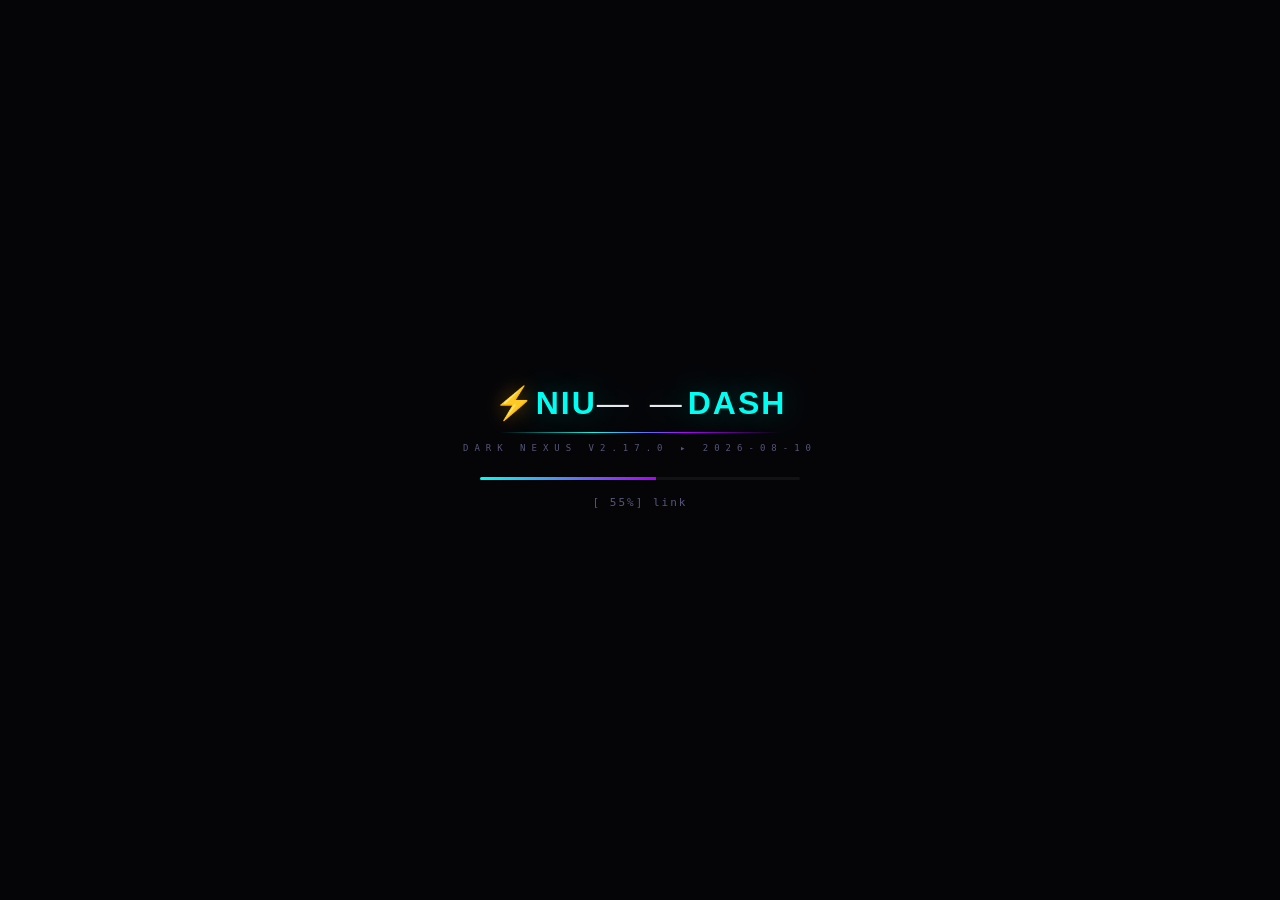
<file: index.html>
<!DOCTYPE html>
<html lang="id">
<head>
    <meta charset="UTF-8">
    <meta name="viewport" content="width=device-width, initial-scale=1.0">
    <title>NIU⚡DASH // DARK NEXUS</title>
    <meta name="description" content="Dark Nexus — Project portfolio dashboard. 105+ proyek terinventarisasi dengan live GitHub stats, auto-detection, dan DEV TRACKER.">
    <meta name="apple-mobile-web-app-capable" content="yes">
    <meta name="theme-color" content="#050508">
    <meta http-equiv="Content-Security-Policy" content="default-src 'self'; script-src 'self' 'unsafe-inline'; style-src 'self' 'unsafe-inline' https://fonts.googleapis.com; connect-src 'self' https://api.github.com https://raw.githubusercontent.com; img-src 'self' data: https: blob:; font-src 'self' data: https://fonts.gstatic.com">
    <link rel="manifest" href="manifest.json">
    <link rel="apple-touch-icon" href="icon.svg">
    <meta name="apple-mobile-web-app-title" content="NIU-DASH">
    <link rel="icon" type="image/svg+xml" href="icon.svg">
    <link href="https://fonts.googleapis.com/css2?family=Inter:wght@300;400;500;600;700;800;900&family=JetBrains+Mono:wght@300;400;500;600;700&family=Orbitron:wght@400;500;600;700;800;900&family=Rajdhani:wght@300;400;500;600&display=swap" rel="stylesheet">
    <style>
        *,*::before,*::after{margin:0;padding:0;box-sizing:border-box}
        html{scroll-behavior:smooth;background:#050508;font-size:100%}
        :root{
            --bg-primary:#050508;--bg-secondary:#0a0a14;--bg-card:#0d0d1a;
            --bg-card-hover:#12122a;--border:#1a1a3a;--border-subtle:rgba(255,255,255,.04);
            --cyan:#00fff2;--cyan-dim:rgba(0,255,242,.3);--red:#ff0040;--red-dim:rgba(255,0,64,.3);
            --magenta:#b000ff;--magenta-dim:rgba(176,0,255,.3);--green:#00ff88;
            --neon-purple:#b000ff;--amber:#ffaa00;--glitch-blue:#0066ff;
            --text-primary:#e8e8f0;--text-secondary:#8888aa;--text-muted:#55557a;
            --sidebar-w:260px;--detail-w:380px;
            --z-grid:0;--z-scanlines:1;--z-glitch:2;--z-sidebar:100;--z-modal-backdrop:400;--z-modal:500;--z-hint:700;--z-toast:800;--z-boot:900;
            --glow-cyan:0 0 7px rgba(0,255,242,.6),0 0 20px rgba(0,255,242,.3);
            --glow-red:0 0 7px rgba(255,0,64,.6),0 0 20px rgba(255,0,64,.3);
            --glow-box-cyan:0 0 10px rgba(0,255,242,.15),0 0 30px rgba(0,255,242,.05);
            --text-detail:#b0b0d0;--text-bright:#f0f0f8;
            --text-topic:#bb88ee;--text-warn:#ffbb33;
            --chip-bg:rgba(80,80,160,.15);--chip-border:rgba(80,80,160,.2);
            --topic-bg:rgba(176,0,255,.1);--topic-border:rgba(176,0,255,.25);
            --rad:8px;
        }
        .font-orbitron{font-family:'Orbitron',sans-serif}
        .font-rajdhani{font-family:'Rajdhani',sans-serif}
        .font-mono{font-family:'JetBrains Mono',monospace}
        .glow-cyan{text-shadow:0 0 7px rgba(0,255,242,.6),0 0 20px rgba(0,255,242,.3)}

        /* ===== FULLSTACK LAYOUT UPGRADE ===== */
        .glass{border:1px solid var(--border);background:rgba(255,255,255,.03);backdrop-filter:blur(24px);-webkit-backdrop-filter:blur(24px)}
        .card-hover{transition:transform .4s cubic-bezier(.2,.7,.2,1),border-color .3s ease,box-shadow .3s ease}
        .card-hover:hover{box-shadow:0 20px 40px -16px rgba(0,0,0,.55),0 0 26px rgba(0,255,242,.08);border-color:rgba(0,255,242,.35)!important}
        .footer-bar{position:fixed;bottom:0;left:0;right:0;z-index:60;height:34px;background:rgba(5,5,8,.92);backdrop-filter:blur(16px);-webkit-backdrop-filter:blur(16px);border-top:1px solid rgba(255,255,255,.06);display:none;align-items:center;padding:0 24px;font-family:'JetBrains Mono',monospace;font-size:9px;color:rgba(255,255,255,.3);justify-content:space-between;letter-spacing:.5px}
        @media(min-width:768px){.footer-bar{display:flex}}
        .app-layout{padding-bottom:34px}
        .sidebar{background:rgba(5,5,8,.95);backdrop-filter:blur(24px);-webkit-backdrop-filter:blur(24px)}
        .sidebar .sb-logo{font-size:16px;background:linear-gradient(135deg,#00fff2,#c084fc);-webkit-background-clip:text;-webkit-text-fill-color:transparent;background-clip:text}
        .sidebar .sb-logo span{background:0 0;-webkit-text-fill-color:initial;color:var(--red)}
        .sb-nav button.active{background:rgba(0,255,242,.12)!important;border-color:var(--cyan)!important;box-shadow:inset 0 0 20px rgba(0,255,242,.06)}
        .feed-card{border-radius:12px!important}
        .feed-card.card-hover:hover{border-color:var(--cyan)!important;box-shadow:0 0 25px rgba(0,255,242,.08),0 20px 25px -5px rgba(0,0,0,.3)!important}

        /* ===== BOOT OVERLAY ===== */
        .boot-overlay{position:fixed;inset:0;z-index:var(--z-boot);background:var(--bg-primary);display:flex;flex-direction:column;align-items:center;justify-content:center;font-family:'Orbitron',sans-serif;transition:opacity .8s,visibility .8s}
        .boot-overlay.hidden{opacity:0;visibility:hidden;pointer-events:none}
        .boot-title{display:flex;flex-direction:column;align-items:center;gap:4px;margin-bottom:24px}
        .boot-title .bt-line1{font-size:32px;font-weight:900;color:var(--cyan);letter-spacing:2px;text-shadow:0 0 30px rgba(0,255,242,.3),0 0 60px rgba(0,255,242,.1);position:relative}
        .boot-title .bt-line1 .bt-bolt{color:var(--amber);text-shadow:0 0 20px rgba(255,170,0,.4)}
        .boot-title .bt-line1 .bt-dash{color:var(--text-primary);letter-spacing:6px;font-weight:300}
        .boot-title .bt-underline{width:280px;height:1px;background:linear-gradient(90deg,transparent,var(--cyan),var(--magenta),transparent);margin:6px 0}
        .boot-title .bt-sub{font-family:'JetBrains Mono',monospace;font-size:9px;color:var(--text-muted);letter-spacing:6px;text-transform:uppercase;font-weight:400}
        .boot-title .bt-glitch{position:absolute;top:0;left:0;font-size:32px;font-weight:900;color:var(--red);opacity:0;pointer-events:none}
        .boot-title:hover .bt-glitch{opacity:.15;animation:glitchBoot .4s infinite}
        @keyframes glitchBoot{0%{transform:translate(0)}20%{transform:translate(-2px,1px)}40%{transform:translate(2px,-1px)}60%{transform:translate(-1px,-2px)}80%{transform:translate(1px,2px)}100%{transform:translate(0)}}
        .boot-progress-wrap{width:320px;height:3px;background:rgba(255,255,255,.05);border-radius:2px;overflow:hidden;margin-bottom:16px}
        .boot-progress-bar{height:100%;width:100%;transform:scaleX(0);transform-origin:left;background:linear-gradient(90deg,var(--cyan),var(--magenta));transition:transform .15s linear;will-change:transform}
        .boot-status{font-family:'JetBrains Mono',monospace;font-size:11px;color:var(--text-muted);letter-spacing:2px;min-height:20px}

        /* ===== GRID OVERLAY ===== */
        .grid-overlay{position:fixed;inset:0;background-image:linear-gradient(rgba(0,255,242,.03) 1px,transparent 1px),linear-gradient(90deg,rgba(0,255,242,.03) 1px,transparent 1px);background-size:40px 40px;pointer-events:none;z-index:var(--z-grid);animation:grid-scroll 8s linear infinite}
        @keyframes grid-scroll{0%{transform:translate(0,0)}100%{transform:translate(40px,40px)}}

        /* ===== GLITCH OVERLAY ===== */
        .glitch-overlay{position:fixed;inset:0;pointer-events:none;z-index:var(--z-glitch);background:linear-gradient(90deg,rgba(255,0,64,.02) 0%,transparent 2%,transparent 98%,rgba(0,255,242,.02) 100%);animation:glitch-flicker 4s infinite}
        @keyframes glitch-flicker{0%,95%,100%{opacity:0}96%{opacity:1}97%{opacity:0}}

        /* ===== TOAST ===== */
        .toast-container{position:fixed;bottom:20px;right:20px;z-index:var(--z-toast);display:flex;flex-direction:column;gap:8px;pointer-events:none}
        .toast{font-family:'JetBrains Mono',monospace;font-size:11px;padding:10px 16px;border-radius:6px;border:1px solid;pointer-events:auto;animation:toast-in .3s ease;max-width:360px;line-height:1.5;backdrop-filter:blur(8px)}
        .toast.toast-hide{animation:toast-out .3s ease forwards}
        .toast.toast-error{background:rgba(255,0,64,.15);color:#ff4466;border-color:rgba(255,0,64,.3)}
        .toast.toast-warn{background:rgba(255,170,0,.12);color:var(--text-warn);border-color:rgba(255,170,0,.25)}
        .toast.toast-success{background:rgba(0,255,136,.1);color:#00ff88;border-color:rgba(0,255,136,.2)}
        .toast.toast-info{background:rgba(0,255,242,.1);color:#00fff2;border-color:rgba(0,255,242,.2)}
        @keyframes toast-in{from{opacity:0;transform:translateY(20px)}to{opacity:1;transform:translateY(0)}}
        @keyframes toast-out{from{opacity:1;transform:translateY(0)}to{opacity:0;transform:translateY(20px)}}
        body::before{content:'';position:fixed;inset:0;background:repeating-linear-gradient(0deg,transparent,transparent 2px,rgba(0,255,242,.008) 2px,rgba(0,255,242,.008) 4px);pointer-events:none;z-index:var(--z-scanlines)}
        #particle-canvas{position:fixed;inset:0;z-index:0;opacity:.5;width:100%;height:100%;pointer-events:none}

        /* ===== APP LAYOUT (3-PANEL) ===== */
        .app-layout{display:flex;height:100vh;overflow:hidden;position:relative;z-index:1}

        /* ===== SIDEBAR ===== */
        .sidebar{
            width:var(--sidebar-w);min-width:var(--sidebar-w);height:100vh;
            background:rgba(8,8,20,.97);border-right:1px solid var(--border);
            display:flex;flex-direction:column;overflow-y:auto;overflow-x:hidden;
            font-family:'JetBrains Mono',monospace;padding:0;z-index:var(--z-sidebar);
            transition:transform .35s cubic-bezier(.4,0,.2,1);
        }
        .sidebar .sb-pad{padding:20px}
        .sidebar .sb-logo{font-size:15px;font-weight:800;color:var(--cyan);letter-spacing:-.5px;display:flex;align-items:center;gap:6px}
        .sidebar .sb-logo span{color:var(--red)}
        .sidebar .sb-sub{font-size:9px;color:var(--text-muted);letter-spacing:2px;text-transform:uppercase;border-bottom:1px solid var(--border);padding-bottom:16px;margin-bottom:16px}
        .sidebar .clock-widget{font-family:'JetBrains Mono',monospace;display:flex;align-items:center;gap:10px;background:rgba(0,255,242,.04);border:1px solid rgba(0,255,242,.1);border-radius:var(--rad);padding:5px 12px;margin-bottom:8px;transition:all .3s ease}
        .sidebar .gh-token-status{display:flex;align-items:center;gap:6px;padding:4px 12px;margin-bottom:16px;font-family:'JetBrains Mono',monospace;font-size:9px;color:var(--text-muted);letter-spacing:.5px;border-radius:4px;background:rgba(255,255,255,.02);cursor:default}
        .sidebar .gh-token-status .gts-indicator{width:6px;height:6px;border-radius:50%;margin-left:auto;transition:background .3s}
        .sidebar .gh-token-status .gts-indicator.ok{background:var(--green);box-shadow:0 0 6px rgba(0,255,136,.5)}
        .sidebar .gh-token-status .gts-indicator.missing{background:var(--amber);box-shadow:0 0 6px rgba(255,170,0,.4)}
        .sidebar .clock-widget:hover{border-color:rgba(0,255,242,.25)}
        .sidebar .clock-widget .cw-time{font-size:13px;font-weight:600;color:var(--cyan);letter-spacing:2px}
        .sidebar .clock-widget .cw-dot{width:5px;height:5px;border-radius:50%;background:var(--cyan);opacity:.6;animation:cw-pulse 1.2s ease-in-out infinite}
        @keyframes cw-pulse{0%,100%{opacity:.3;transform:scale(1)}50%{opacity:.9;transform:scale(1.3)}}
        .sidebar .sb-section{font-size:9px;color:var(--text-muted);text-transform:uppercase;letter-spacing:2px;padding:0 20px;margin-bottom:10px;margin-top:16px}
        .sidebar .sb-nav{display:flex;flex-direction:column;gap:4px;padding:0 20px}
        .sidebar .sb-nav button{
            background:rgba(255,255,255,.03);border:1px solid var(--border);color:var(--text-secondary);
            padding:10px 14px;border-radius:var(--rad);font-family:'JetBrains Mono',monospace;
            font-size:12px;font-weight:600;cursor:pointer;transition:all .2s;text-align:left;
            display:flex;align-items:center;gap:10px
        }
        .sidebar .sb-nav button:hover{background:rgba(0,255,242,.06);border-color:rgba(0,255,242,.2);color:var(--cyan)}
        .sidebar .sb-nav button.active{background:rgba(0,255,242,.1);border-color:var(--cyan);color:var(--cyan)}
/* Ecosystem card tiers */
.feed-card.ec-p1 .fc-strip{background:var(--red);box-shadow:0 0 8px rgba(255,0,64,.4)}
.feed-card.ec-p2 .fc-strip{background:var(--amber);box-shadow:0 0 6px rgba(255,170,0,.3)}
.feed-card.ec-p3 .fc-strip{background:var(--text-muted);opacity:.4}

        .sidebar .sb-nav button .sb-badge{margin-left:auto;font-size:10px;padding:1px 8px;border-radius:8px;background:rgba(255,255,255,.05)}
        .sidebar .sb-nav button.active .sb-badge{background:rgba(0,255,242,.15)}
        .sidebar .sb-nav button .sb-badge.green{color:var(--green)}
        .sidebar .sb-nav button .sb-badge.cyan{color:var(--cyan)}
        .sidebar .sb-nav button .sb-badge.amber{color:var(--amber)}
        .sidebar .sb-nav button .sb-badge.purple{color:var(--neon-purple);background:rgba(176,0,255,.15)}
        .sidebar .sb-nav button .sb-badge.dim{color:var(--text-muted);background:rgba(120,120,140,.15)}
        .sidebar .sb-status{border-top:1px solid var(--border);padding:12px 20px;display:flex;flex-wrap:wrap;gap:4px}
        .sidebar .sb-status button{
            background:rgba(255,255,255,.03);border:1px solid var(--border);color:var(--text-muted);
            padding:5px 10px;border-radius:6px;font-family:'JetBrains Mono',monospace;
            font-size:9px;font-weight:600;cursor:pointer;transition:all .2s;text-transform:uppercase;letter-spacing:.5px
        }
        .sidebar .sb-status button:hover{border-color:var(--cyan);color:var(--cyan)}
        .sidebar .sb-status button.active{background:rgba(0,255,242,.1);border-color:var(--cyan);color:var(--cyan)}
        .sidebar .sb-stats{display:grid;grid-template-columns:1fr 1fr 1fr;gap:6px;padding:0 20px 20px}
        .sidebar .sb-stat{background:rgba(255,255,255,.02);border:1px solid var(--border);border-radius:var(--rad);padding:10px 6px;text-align:center}
        .sidebar .sb-stat .num{font-size:16px;font-weight:700;display:block;font-family:'Orbitron',sans-serif}
        .sidebar .sb-stat .lbl{font-size:7px;color:var(--text-muted);text-transform:uppercase;letter-spacing:.8px;margin-top:2px;display:block}
        .sidebar-toggle{display:none;background:none;border:1px solid var(--border);color:var(--cyan);width:32px;height:28px;border-radius:var(--rad);cursor:pointer;font-size:16px;transition:all .3s;flex-shrink:0}
        .sidebar-toggle:hover{border-color:var(--cyan);background:rgba(0,255,242,.1)}
        .sb-overlay{position:fixed;inset:0;background:rgba(0,0,0,.5);z-index:99;opacity:0;pointer-events:none;transition:opacity .3s}
        .sb-overlay.show{opacity:1;pointer-events:auto}

        /* ===== FEED (CENTER) ===== */
        .feed{flex:1;overflow-y:auto;overflow-x:hidden;min-width:0;height:100vh;position:relative}
        .feed .topbar{
            position:sticky;top:0;z-index:50;
            background:rgba(5,5,8,.85);backdrop-filter:blur(20px) saturate(1.2);will-change:backdrop-filter;
            border-bottom:1px solid var(--border-subtle);padding:8px 24px;
            display:flex;align-items:center;gap:12px;height:50px;
        }
        .feed .topbar .logo-text{font-family:'Orbitron',sans-serif;font-weight:800;font-size:14px;color:var(--cyan);letter-spacing:-.3px;margin-right:auto}
        .feed .topbar .logo-text span{color:var(--red)}
        .feed .topbar .filter-info{font-family:'JetBrains Mono',monospace;font-size:10px;color:var(--text-muted);letter-spacing:1px}
        .feed .topbar .filter-info em{color:var(--cyan);font-style:normal}
        .theme-btn{background:none;border:1px solid var(--border);color:var(--text-secondary);width:30px;height:28px;border-radius:var(--rad);cursor:pointer;font-size:13px;transition:all .3s;display:flex;align-items:center;justify-content:center;flex-shrink:0}
        .theme-btn:hover{border-color:var(--cyan);color:var(--cyan);background:rgba(0,255,242,.08)}
        .refresh-btn{background:none;border:1px solid var(--border);color:var(--text-secondary);width:30px;height:28px;border-radius:var(--rad);cursor:pointer;font-size:13px;transition:all .3s;display:flex;align-items:center;justify-content:center;flex-shrink:0;margin-left:4px}
        .refresh-btn:hover{border-color:var(--cyan);color:var(--cyan);background:rgba(0,255,242,.08)}
        .refresh-btn.loading{color:var(--cyan);border-color:var(--cyan-dim);animation:spin 1s linear infinite;pointer-events:none}
        @keyframes spin{to{transform:rotate(360deg)}}
        .sync-status{font-family:'JetBrains Mono',monospace;font-size:9px;color:var(--text-muted);margin-left:6px;white-space:nowrap;letter-spacing:.5px;transition:opacity .4s}
        .sync-status .dot{display:inline-block;width:5px;height:5px;border-radius:50%;margin-right:4px;vertical-align:middle}
        .sync-status .dot.ok{background:var(--green);box-shadow:0 0 6px rgba(0,255,136,.4)}
        .sync-status .dot.stale{background:var(--amber);box-shadow:0 0 6px rgba(255,170,0,.3)}
        .sync-status .dot.syncing{background:var(--cyan);animation:pulse-dot .6s ease-in-out infinite}
        @keyframes pulse-dot{0%,100%{opacity:.3;transform:scale(1)}50%{opacity:1;transform:scale(1.4)}}
        .topbar-right{display:flex;align-items:center;gap:0;margin-left:auto}
        .feed-body{padding:20px 24px 40px}
        .feed-body .page-header{margin-bottom:20px}
        .feed-body .page-header h1{font-family:'Orbitron',sans-serif;font-size:28px;font-weight:800;color:var(--cyan);letter-spacing:-1px;line-height:1.1;text-shadow:0 0 40px rgba(0,255,242,.12)}
        .feed-body .page-header h1 .slash{color:var(--red);margin:0 2px}
        .feed-body .page-header .sub{font-family:'JetBrains Mono',monospace;font-size:11px;color:var(--text-muted);margin-top:4px}
        .feed-body .page-header .sub em{color:var(--cyan);font-style:normal}
        .gh-aggregate{font-family:'JetBrains Mono',monospace;font-size:10px;color:var(--text-muted);margin-top:6px;display:flex;flex-wrap:wrap;gap:4px 12px;min-height:18px;transition:opacity .4s}
        .gh-aggregate .gh-agg-item{opacity:.8}
        .gh-aggregate .gh-agg-item .num{color:var(--cyan);font-weight:600}
        .gh-aggregate .gh-agg-item .gl{width:6px;height:6px;border-radius:50%;display:inline-block;vertical-align:middle;margin-right:3px}
        .sort-bar{display:flex;align-items:center;gap:6px;margin-bottom:14px;flex-wrap:wrap}
        .sort-btn{background:rgba(13,13,26,.85);border:1px solid var(--border);border-radius:var(--rad);padding:5px 11px;color:var(--text-muted);font-family:'JetBrains Mono',monospace;font-size:10px;cursor:pointer;transition:all .25s;letter-spacing:.4px}
        .sort-btn:hover{border-color:var(--cyan);color:var(--cyan);background:rgba(0,255,242,.06)}
        .sort-btn.active{background:rgba(0,255,242,.1);border-color:var(--cyan);color:var(--cyan)}
        .sort-btn .sort-icon{display:inline-block;width:14px;text-align:center;margin-right:2px}
        .sort-label{font-family:'JetBrains Mono',monospace;font-size:10px;color:var(--text-muted);margin-right:2px;letter-spacing:.3px;opacity:.7}
        .tag-filter-bar{display:flex;gap:5px;margin-bottom:12px;flex-wrap:wrap}
        .tag-filter{background:rgba(13,13,26,.85);border:1px solid var(--border);border-radius:8px;padding:3px 10px;color:var(--text-muted);font-family:'JetBrains Mono',monospace;font-size:10px;cursor:pointer;transition:all .25s;user-select:none}
        .tag-filter:hover{border-color:var(--cyan);color:var(--cyan)}
        .tag-filter.active{background:rgba(0,255,242,.12);border-color:var(--cyan);color:var(--cyan)}
        .tag-filter .count{color:var(--text-muted);margin-left:3px;font-size:9px;opacity:.6}
        .fc-meta{display:flex;gap:10px;margin-top:5px;flex-wrap:wrap}
        .fc-gh{font-family:'JetBrains Mono',monospace;font-size:9px;color:var(--text-muted);display:inline-flex;align-items:center;gap:3px;letter-spacing:.3px}
        .fc-gh .star{color:#ffd700}.fc-gh .fork{color:var(--cyan)}
        .fc-gh .lang{width:7px;height:7px;border-radius:50%;display:inline-block;flex-shrink:0}
        .tag{cursor:pointer;position:relative}
        .tag:hover{background:rgba(0,255,242,.2)!important;border-color:var(--cyan)!important;color:var(--cyan)!important}
        .tag.active-tag{background:rgba(0,255,242,.15)!important;border-color:var(--cyan)!important;color:var(--cyan)!important}
        .feed-card:focus-visible{outline:2px solid var(--cyan);outline-offset:2px;box-shadow:0 0 20px rgba(0,255,242,.15)}
        button:focus-visible,input:focus-visible,select:focus-visible,[tabindex="0"]:focus-visible{outline:2px solid var(--cyan);outline-offset:1px}
        .dp-gh{display:flex;gap:10px;margin:10px 0;flex-wrap:wrap}
        .dp-gh-item{display:flex;align-items:center;gap:5px;background:rgba(13,13,26,.7);border:1px solid var(--border);border-radius:8px;padding:7px 13px;font-family:'JetBrains Mono',monospace;font-size:11px;color:var(--text-secondary)}
        .dp-gh-item .num{font-weight:700;color:var(--text-primary)}
        .dp-gh-item .gl{width:9px;height:9px;border-radius:50%;display:inline-block}
        .dp-gh-item .dp-gh-commit{color:var(--text-muted);font-size:9px}
        .kb-hint{position:fixed;bottom:16px;right:16px;z-index:var(--z-hint);font-family:'JetBrains Mono',monospace;font-size:9px;color:var(--text-muted);opacity:.25;pointer-events:none;text-align:right;line-height:1.7}
        .kb-hint kbd{background:rgba(255,255,242,.07);border:1px solid var(--border);border-radius:3px;padding:1px 5px;font-family:'JetBrains Mono',monospace;font-size:9px;color:var(--text-secondary)}
        @media(max-width:768px){.kb-hint{display:none}}
        
                .search-bar{position:relative;max-width:480px;margin-bottom:20px}
        .search-bar input{
            width:100%;padding:10px 14px 10px 38px;
            background:rgba(13,13,26,.8);border:1px solid var(--border);
            border-radius:var(--rad);color:var(--text-primary);
            font-family:'JetBrains Mono',monospace;font-size:12px;outline:none;transition:all .3s
        }
        .search-bar input:focus{border-color:var(--cyan);box-shadow:0 0 20px rgba(0,255,242,.15)}
        .search-bar input::placeholder{color:var(--text-muted)}
        .search-bar .icon{position:absolute;left:12px;top:50%;transform:translateY(-50%);color:var(--text-muted);font-size:14px}
        .feed-stats{display:flex;gap:16px;margin-bottom:20px;flex-wrap:wrap}
        .feed-stats .fs-item{font-family:'JetBrains Mono',monospace;font-size:10px;color:var(--text-muted);letter-spacing:.5px}
        .feed-stats .fs-item strong{font-family:'Orbitron',sans-serif;font-size:14px;font-weight:700;margin-right:4px}

        /* ===== FEED CARDS ===== */
        .feed-cards{display:grid;grid-template-columns:repeat(auto-fill,minmax(360px,1fr));gap:12px;content-visibility:auto;contain-intrinsic-size:200px}
        
        /* ===== ACTIVITY FEED ===== */
        .activity-feed{background:linear-gradient(145deg,rgba(18,18,38,.92) 0%,rgba(12,12,28,.85) 100%);border:1px solid var(--border);border-radius:8px;margin-bottom:10px;overflow:hidden}
        .act-header{display:flex;align-items:center;gap:8px;padding:10px 14px;cursor:pointer;user-select:none;transition:background .2s}
        .act-header:hover{background:rgba(0,255,242,.04)}
        .act-title{font-size:12px;font-weight:600;color:var(--cyan);letter-spacing:.5px}
        .act-info{font-size:11px;color:rgba(255,255,255,.5);flex:1}
        .act-toggle{font-size:11px;color:rgba(255,255,255,.4);transition:transform .2s}
        .act-toggle.collapsed{transform:rotate(-90deg)}
        .act-body{padding:0 14px 10px;font-size:12px}
        .act-body.hidden{display:none}
        .act-group{font-size:10px;color:rgba(255,255,255,.35);text-transform:uppercase;letter-spacing:1.5px;margin:8px 0 4px;font-weight:600}
        .act-item{display:flex;align-items:center;gap:10px;padding:5px 0;border-bottom:1px solid rgba(255,255,255,.04)}
        .act-item:last-child{border-bottom:none}
        .act-icon{width:18px;text-align:center;flex-shrink:0;font-size:13px}
        .act-name{color:var(--cyan);font-weight:500;white-space:nowrap;overflow:hidden;text-overflow:ellipsis;max-width:150px;font-size:12px}
        .act-action{color:rgba(255,255,255,.65);white-space:nowrap;overflow:hidden;text-overflow:ellipsis;flex-shrink:1;min-width:0;font-size:11px}
        .act-time{margin-left:auto;color:rgba(255,255,255,.35);font-size:10px;font-family:'JetBrains Mono',monospace;white-space:nowrap;flex-shrink:0}
        .act-badge-new{display:inline-block;font-size:8px;padding:0 5px;border-radius:3px;background:rgba(0,255,0,.12);color:#00ff88;border:1px solid rgba(0,255,0,.2);margin-left:4px;font-weight:600;line-height:1.5}
        .act-empty{color:rgba(255,255,255,.4);text-align:center;padding:16px 0;font-size:11px}
        
        .feed-card{
            background:linear-gradient(145deg,rgba(18,18,38,.92) 0%,rgba(12,12,28,.85) 100%);
            border:1px solid var(--border);border-radius:12px;padding:16px 20px;
            transition:transform .4s cubic-bezier(.2,.7,.2,1),border-color .3s ease,box-shadow .3s ease,background .3s ease,opacity .35s ease,filter .35s ease;
            position:relative;overflow:hidden;cursor:pointer;display:flex;align-items:flex-start;gap:14px;
            transform:perspective(900px) rotateX(var(--rx,0deg)) rotateY(var(--ry,0deg));will-change:transform;
        }
        .feed-card::after{content:'';position:absolute;inset:0;border-radius:inherit;pointer-events:none;opacity:0;transition:opacity .3s ease;background:radial-gradient(420px circle at var(--mx,50%) var(--my,35%),rgba(0,255,242,.14),transparent 45%)}
        .feed-card:hover::after{opacity:1}
        .feed-card:hover{transform:perspective(900px) rotateX(var(--rx,0deg)) rotateY(var(--ry,0deg)) translateY(-3px);border-color:rgba(0,255,242,.35);box-shadow:0 20px 40px -16px rgba(0,0,0,.55),0 0 26px rgba(0,255,242,.08)}
        .feed-card.selected{background:rgba(0,255,242,.06);border-color:var(--cyan);box-shadow:0 0 20px rgba(0,255,242,.1);overflow-anchor:none}
        .feed-card .fc-icon{
            width:40px;height:40px;border-radius:10px;display:flex;align-items:center;justify-content:center;
            font-size:20px;flex-shrink:0;background:rgba(0,255,242,.12);
        }
        .feed-card.ready .fc-icon{background:rgba(0,255,136,.15)}
        .feed-card.dev .fc-icon{background:rgba(0,255,242,.15)}
        .feed-card.ideas .fc-icon{background:rgba(255,170,0,.15)}
        .feed-card.config .fc-icon{background:rgba(176,0,255,.12)}
        .feed-card.legacy .fc-icon{background:rgba(120,120,140,.12)}
        .feed-card .fc-body{flex:1;min-width:0}
        .feed-card .fc-body h3{font-size:14px;font-weight:700;color:var(--text-bright);margin-bottom:2px;display:flex;align-items:center;gap:8px;flex-wrap:wrap}
        .feed-card .fc-body h3 .fc-date{font-family:'JetBrains Mono',monospace;font-size:9px;color:rgba(150,150,200,.4);font-weight:400}
        .feed-card .fc-desc{font-size:12px;color:#a0a0c0;line-height:1.5;display:-webkit-box;-webkit-line-clamp:1;-webkit-box-orient:vertical;overflow:hidden}
        .feed-card .fc-tags{display:flex;flex-wrap:wrap;gap:4px;margin-top:6px}
        .feed-card .fc-tags .tag{font-family:'JetBrains Mono',monospace;font-size:9px;padding:2px 8px;border-radius:4px;background:var(--chip-bg);color:#9090b8;border:1px solid var(--chip-border)}
        .feed-card .fc-tags .tag.gh-topic{background:var(--topic-bg);color:var(--text-topic);border-color:var(--topic-border)}
        .feed-card .fc-strip{width:3px;align-self:stretch;border-radius:2px;flex-shrink:0}
        .feed-card.ready .fc-strip{background:var(--green)}
        .feed-card.dev .fc-strip{background:var(--cyan)}
        .feed-card.ideas .fc-strip{background:var(--amber)}
        .feed-card.config .fc-strip{background:var(--magenta)}
        .feed-card.legacy .fc-strip{background:var(--text-muted)}
        .feed-card .fc-status{
            font-family:'JetBrains Mono',monospace;font-size:8px;text-transform:uppercase;
            letter-spacing:.8px;padding:2px 8px;border-radius:4px;font-weight:600;
            background:rgba(0,255,136,.12);color:var(--green);border:1px solid rgba(0,255,136,.2);
            margin-left:auto;flex-shrink:0
        }
        @keyframes cardFade{from{opacity:0;transform:translateY(12px)}to{opacity:1;transform:translateY(0)}}
        #no-results{text-align:center;padding:60px 20px;color:var(--text-muted);font-family:'JetBrains Mono',monospace;font-size:12px;display:none}
        #no-results .emoji{font-size:28px;margin-bottom:10px}

        /* ===== DETAIL PANEL ===== */
        .detail-panel{
            width:var(--detail-w);min-width:var(--detail-w);height:100vh;
            background:rgba(8,8,20,.95);border-left:1px solid var(--border);
            display:flex;flex-direction:column;overflow-y:auto;overflow-x:hidden;
            font-family:'JetBrains Mono',monospace;transition:transform .35s cubic-bezier(.4,0,.2,1);
            z-index:50;
        }
        .detail-panel .dp-header{
            position:sticky;top:0;z-index:2;
            background:rgba(8,8,20,.95);backdrop-filter:blur(12px);
            border-bottom:1px solid var(--border);
            padding:14px 20px;display:flex;align-items:center;justify-content:space-between;
        }
        .detail-panel .dp-header .dp-title{font-size:9px;color:var(--text-muted);text-transform:uppercase;letter-spacing:2px;font-weight:600}
        .detail-panel .dp-header .dp-close{
            background:none;border:1px solid var(--border);color:var(--text-muted);width:24px;height:24px;
            border-radius:6px;cursor:pointer;font-size:12px;display:flex;align-items:center;justify-content:center;transition:all .2s
        }
        .detail-panel .dp-header .dp-close:hover{border-color:var(--red);color:var(--red);background:rgba(255,0,64,.1)}
        .dp-content{padding:20px;flex:1;min-height:0}
        .dp-empty{display:flex;flex-direction:column;align-items:center;justify-content:center;height:60vh;color:var(--text-muted);text-align:center;padding:20px}
        .dp-empty .emoji{font-size:32px;margin-bottom:12px;opacity:.3}
        .dp-empty p{font-size:11px;line-height:1.8}
        .dp-item{animation:cardFade .3s ease forwards}
        .dp-item .dp-top{display:flex;align-items:flex-start;gap:12px;margin-bottom:16px}
        .dp-item .dp-top .dp-icon{width:44px;height:44px;border-radius:10px;display:flex;align-items:center;justify-content:center;font-size:22px;flex-shrink:0;background:rgba(0,255,242,.12)}
        .dp-item .dp-top .dp-info{flex:1;min-width:0}
        .dp-item .dp-top .dp-info h2{font-size:16px;font-weight:700;color:var(--text-bright);margin-bottom:2px}
        .dp-item .dp-top .dp-info .dp-sub{font-size:10px;color:var(--text-muted)}
        .dp-item .dp-top .dp-status{
            font-family:'JetBrains Mono',monospace;font-size:9px;text-transform:uppercase;
            letter-spacing:1px;padding:4px 10px;border-radius:6px;font-weight:600;flex-shrink:0
        }
        .dp-status-active{background:rgba(0,255,136,.12);color:var(--green);border:1px solid rgba(0,255,136,.25)}
        .dp-status-paused{background:rgba(255,255,0,.08);color:#ffd000;border:1px solid rgba(255,255,0,.15)}
        .dp-status-staging{background:rgba(0,255,242,.12);color:var(--cyan);border:1px solid rgba(0,255,242,.2)}
        .dp-item .dp-path{font-size:11px;color:rgba(150,150,200,.4);margin-bottom:8px;word-break:break-all}
        .dp-loading-cmt{text-align:center;font-size:10px;color:rgba(0,255,242,.4);padding:16px 0;font-family:'JetBrains Mono',monospace}
        .dp-last-commit{background:rgba(0,255,242,.03);border:1px solid rgba(0,255,242,.1);border-radius:6px;padding:10px 12px;margin-bottom:14px}
        .dp-last-commit .lc-label{display:block;font-size:9px;color:var(--cyan);font-weight:600;letter-spacing:1px;margin-bottom:4px}
        .dp-last-commit .lc-sha{font-family:'JetBrains Mono',monospace;font-size:11px;color:var(--green);margin-bottom:2px}
        .dp-last-commit .lc-msg{font-size:12px;color:rgba(255,255,255,.7);margin-bottom:4px;word-break:break-word;line-height:1.4}
        .dp-last-commit .lc-meta{display:flex;gap:12px;font-size:10px;color:rgba(255,255,255,.35)}
        .dp-desc-meta{font-size:10px;color:rgba(255,255,255,.3);margin-top:6px;font-style:italic}
        .dp-tl-item .tl-sha{font-family:'JetBrains Mono',monospace;color:var(--green);font-size:10px}
        .dp-commit-tl .tl-date{font-size:9px}
        .dp-item .dp-desc{font-size:12px;color:var(--text-detail);line-height:1.7;margin-bottom:12px}
        .dp-item .dp-tags{display:flex;flex-wrap:wrap;gap:5px;margin-bottom:20px}
        .dp-item .dp-tags span{font-family:'JetBrains Mono',monospace;font-size:9px;padding:3px 10px;border-radius:4px;background:var(--chip-bg);color:#9090b8;border:1px solid var(--chip-border)}
        .dp-item .dp-tags span.gh-topic{background:var(--topic-bg);color:var(--text-topic);border-color:var(--topic-border)}
        .dp-archived-badge{display:inline-block;font-size:10px;padding:2px 10px;border-radius:4px;background:rgba(255,60,60,.12);color:#ff6666;border:1px solid rgba(255,60,60,.25);margin-left:8px;vertical-align:middle;font-family:'JetBrains Mono',monospace}
        .dp-auto-badge{display:inline-block;font-size:8px;padding:1px 6px;border-radius:3px;background:rgba(255,170,0,.12);color:var(--text-warn);border:1px solid rgba(255,170,0,.25);margin-left:4px;vertical-align:middle;font-family:'JetBrains Mono',monospace;text-transform:uppercase;letter-spacing:.5px;font-weight:600}
        .dp-item .dp-open-btn{
            font-family:'JetBrains Mono',monospace;font-size:11px;font-weight:700;
            padding:8px 20px;border-radius:7px;border:1px solid rgba(0,255,242,.25);
            background:rgba(0,255,242,.08);color:var(--cyan);cursor:pointer;
            transition:all .25s;text-decoration:none;display:inline-flex;align-items:center;gap:6px;margin-bottom:20px
        }
        .dp-item .dp-open-btn:hover{border-color:var(--cyan);background:rgba(0,255,242,.18);box-shadow:0 0 20px rgba(0,255,242,.15);transform:translateY(-1px)}
        .dp-section{margin-bottom:20px}
        .dp-section h4{font-family:'Inter',sans-serif;font-size:11px;font-weight:600;color:#6060a0;text-transform:uppercase;letter-spacing:1.5px;display:flex;align-items:center;gap:8px;margin-bottom:10px;text-wrap:balance}
        .dp-section h4 .hl{width:16px;height:2px;border-radius:2px}
        .dp-section .hl-cyan{background:var(--cyan)}
        .dp-section .hl-green{background:var(--green)}
        .dp-section .hl-red{background:var(--red)}
        .dp-section p{font-size:11px;line-height:1.8;color:var(--text-detail)}
        .dp-section ul{list-style:none;padding:0}
        .dp-section ul li{padding:5px 0 5px 14px;position:relative;font-size:11px;color:var(--text-detail);line-height:1.6}
        .dp-section ul li::before{content:'›';position:absolute;left:0;color:var(--cyan);font-weight:700}
        .dp-timeline{position:relative;padding-left:16px}
        .dp-timeline::before{content:'';position:absolute;left:6px;top:4px;bottom:4px;width:1.5px;background:linear-gradient(180deg,var(--cyan),transparent)}
        .dp-tl-item{position:relative;padding:6px 0 6px 12px}
        .dp-tl-item::before{content:'';position:absolute;left:-12px;top:10px;width:8px;height:8px;border-radius:50%;background:var(--bg-secondary);border:2px solid var(--cyan)}
        .dp-tl-item .tl-date{font-size:9px;color:var(--cyan);font-family:'JetBrains Mono',monospace;font-weight:700}
        .dp-tl-item .tl-text{font-size:11px;color:#9999b5;margin-top:2px;line-height:1.6}
        .dp-rec-grid{display:grid;grid-template-columns:1fr;gap:8px}
        .dp-rec-item{background:rgba(18,18,35,.8);border:1px solid rgba(255,255,255,.04);border-radius:var(--rad);padding:10px 12px 10px 12px;border-top:2px solid var(--cyan);font-size:11px;line-height:1.6;color:var(--text-detail)}
        .dp-rec-item.prio-high{border-top-color:var(--red)}
        .dp-rec-item.prio-mid{border-top-color:var(--magenta)}
        .dp-rec-item .rec-prio{font-size:8px;text-transform:uppercase;letter-spacing:1px;font-weight:700;margin-bottom:4px;font-family:'JetBrains Mono',monospace}
        .prio-high .rec-prio{color:var(--red)}
        .prio-mid .rec-prio{color:var(--magenta)}
        .prio-low .rec-prio{color:var(--cyan)}
        .dp-divider{border:none;border-top:1px solid var(--border);margin:16px 0}

        /* ===== RESPONSIVE ===== */
        @media(max-width:1024px){
            .detail-panel{position:fixed;right:0;top:0;transform:translateX(100%)}
            .detail-panel.open{transform:translateX(0);box-shadow:-10px 0 40px rgba(0,0,0,.5)}
        }
        @media(max-width:768px){
            .sidebar{position:fixed;left:0;top:0;transform:translateX(-100%)}
            .sidebar.open{transform:translateX(0);box-shadow:10px 0 40px rgba(0,0,0,.5)}
            .feed .topbar .logo-text{display:none}
            .sidebar-toggle{display:inline-flex !important}
            .feed-body{padding:12px 14px 30px}
            .feed .topbar{padding:8px 14px}
            .feed-card{padding:12px 14px;flex-wrap:wrap}
            .feed-card .fc-status{margin-left:0}
            .detail-panel{width:100vw}
            .feed-body .page-header h1{font-size:22px}
            .search-bar{max-width:100%}
            .sort-bar .sort-label{display:none}
            .sort-btn{padding:8px 14px;font-size:10px;min-height:44px}
            .sort-btn .sort-icon{width:16px}
            .feed-card .fc-desc{-webkit-line-clamp:2}
            .feed-card .fc-body h3{font-size:12px}
            .feed-card .fc-body h3 .fc-date{font-size:8px}
            .feed-card .tag{font-size:10px;padding:5px 10px;min-height:44px}
            .tag-filter{padding:8px 12px;font-size:10px;min-height:44px}
            .gh-aggregate{font-size:9px;gap:2px 8px}
            .gh-aggregate .gh-agg-item{opacity:.9}
            .toast-container{bottom:44px;right:12px;left:12px}
            .toast{font-size:10px;padding:8px 12px;max-width:100%}
            .refresh-btn{width:36px;height:36px;font-size:13px}
            .theme-btn{width:36px;height:36px;font-size:13px}
            .sync-status{font-size:8px;max-width:60px;overflow:hidden;text-overflow:ellipsis;white-space:nowrap}
            .feed-card .sidebar-toggle{width:36px;height:36px}
            .sidebar .sb-nav button{padding:12px 16px;min-height:44px;font-size:13px}
        }
        @media(min-width:769px){
            .sidebar-toggle{display:none !important}
        }

        /* ===== REDUCED MOTION ===== */
        @media(prefers-reduced-motion:reduce){
            .grid-overlay,.glitch-overlay,body::before{animation:none}
            .boot-overlay,.feed-card,.dp-item{transition:none;animation:none;opacity:1;transform:none}
            .boot-progress-bar{transition:none}
            .sidebar{transition:none}
            .toast{animation:none;opacity:1;transform:none}
            .dp-recs{transition:none}
            #particle-canvas{display:none}
            .refresh-btn.loading{animation:none}
            .feed-card:hover{transform:none}
            .rl-card:hover{transform:none}
        }

        /* ===== RELEASED PROJECTS ===== */
        .rl-card{
            background:linear-gradient(145deg,rgba(18,18,38,.92) 0%,rgba(12,12,28,.85) 100%);
            border:1px solid var(--border);border-radius:12px;padding:16px 20px;
            transition:transform .4s cubic-bezier(.2,.7,.2,1),border-color .3s ease,box-shadow .3s ease,opacity .35s ease,filter .35s ease;
            position:relative;display:block;margin-bottom:10px;
            transform:perspective(900px) rotateX(var(--rx,0deg)) rotateY(var(--ry,0deg));will-change:transform;
        }
        .rl-card::after{content:'';position:absolute;inset:0;border-radius:inherit;pointer-events:none;opacity:0;transition:opacity .3s ease;background:radial-gradient(420px circle at var(--mx,50%) var(--my,35%),rgba(0,255,242,.1),transparent 45%)}
        .rl-card:hover::after{opacity:1}
        .rl-card.production{border-top:2px solid var(--green)}
        .rl-card.completed{border-top:2px solid var(--cyan)}
        .rl-card:hover{transform:perspective(900px) rotateX(var(--rx,0deg)) rotateY(var(--ry,0deg)) translateY(-3px);box-shadow:0 20px 40px -16px rgba(0,0,0,.55),0 0 26px rgba(0,255,242,.06)}
        .rl-card .rl-body{min-width:0}
        .rl-card .rl-top{display:flex;align-items:flex-start;justify-content:space-between;gap:8px;margin-bottom:4px}
        .rl-card .rl-top h3{font-size:14px;font-weight:700;color:var(--text-bright);display:flex;align-items:center;gap:6px;flex-wrap:wrap;margin:0}
        .rl-card .rl-desc{font-size:12px;color:#a0a0c0;line-height:1.5;margin-bottom:6px}
        .rl-card .rl-meta{display:flex;flex-wrap:wrap;gap:8px;margin-bottom:10px;font-family:'JetBrains Mono',monospace}
        .rl-card .rl-actions{display:flex;gap:6px;flex-wrap:wrap;border-top:1px solid var(--border-subtle);padding-top:10px}
        .rl-badge{
            font-family:'JetBrains Mono',monospace;font-size:9px;text-transform:uppercase;
            letter-spacing:.8px;padding:2px 10px;border-radius:4px;font-weight:600;flex-shrink:0;white-space:nowrap
        }
        .rl-badge.production{background:rgba(0,255,136,.12);color:var(--green);border:1px solid rgba(0,255,136,.2)}
        .rl-badge.completed{background:rgba(0,255,242,.1);color:var(--cyan);border:1px solid rgba(0,255,242,.18)}
        .rl-form-overlay{
            position:fixed;inset:0;z-index:var(--z-modal-backdrop);background:rgba(0,0,0,.7);
            display:flex;align-items:center;justify-content:center;opacity:0;pointer-events:none;transition:opacity .3s;
            backdrop-filter:blur(4px)
        }
        .rl-form-overlay.show{opacity:1;pointer-events:auto}
        .rl-form{
            background:var(--bg-card);border:1px solid var(--border);border-radius:12px;
            padding:24px;max-width:400px;width:90%;font-family:'JetBrains Mono',monospace;
            transform:translateY(20px);transition:transform .3s
        }
        .rl-form-overlay.show .rl-form{transform:translateY(0)}
        .rl-form h3{font-size:16px;color:var(--cyan);margin-bottom:16px}
        .rl-form label{display:block;font-size:10px;color:var(--text-muted);text-transform:uppercase;letter-spacing:1px;margin-bottom:4px;margin-top:12px}
        .rl-form select,.rl-form input[type="text"],.rl-form input[type="number"]{
            width:100%;padding:8px 12px;background:rgba(13,13,26,.8);border:1px solid var(--border);
            border-radius:6px;color:var(--text-primary);font-family:'JetBrains Mono',monospace;font-size:12px;outline:none;
            transition:border-color .2s
        }
        .rl-form select:focus,.rl-form input:focus{border-color:var(--cyan)}
        .rl-form .rl-form-buttons{display:flex;gap:8px;margin-top:16px}
        .rl-form .rl-form-buttons button{flex:1;padding:8px;border-radius:6px;font-family:'JetBrains Mono',monospace;font-size:11px;font-weight:600;cursor:pointer;transition:all .2s}
        .rl-form .rl-form-buttons .rl-save{background:rgba(0,255,242,.1);border:1px solid var(--cyan);color:var(--cyan)}
        .rl-form .rl-form-buttons .rl-save:hover{background:rgba(0,255,242,.2)}
        .rl-form .rl-form-buttons .rl-cancel{background:rgba(255,255,255,.04);border:1px solid var(--border);color:var(--text-muted)}
        .rl-form .rl-form-buttons .rl-cancel:hover{border-color:var(--red);color:var(--red)}
        .rl-suggestion-card{
            background:rgba(255,170,0,.06);border:1px solid rgba(255,170,0,.15);border-radius:8px;
            padding:12px 16px;margin-bottom:8px;display:flex;align-items:center;gap:12px;flex-wrap:wrap
        }
        .rl-suggestion-card .rl-sg-name{font-size:13px;font-weight:600;color:var(--text-bright);flex:1;min-width:0}
        .rl-suggestion-card .rl-sg-reason{font-size:10px;color:var(--amber);font-family:'JetBrains Mono',monospace}
        .rl-suggestion-card .rl-sg-actions{display:flex;gap:6px}
        .rl-suggestion-card .rl-sg-actions button{font-family:'JetBrains Mono',monospace;font-size:9px;padding:4px 10px;border-radius:4px;border:1px solid;cursor:pointer;transition:all .2s}
        .rl-suggestion-card .rl-sg-actions .sg-add{background:rgba(0,255,136,.1);border-color:rgba(0,255,136,.2);color:var(--green)}
        .rl-suggestion-card .rl-sg-actions .sg-add:hover{background:rgba(0,255,136,.2)}
        .rl-suggestion-card .rl-sg-actions .sg-dismiss{background:rgba(255,255,255,.04);border-color:var(--border);color:var(--text-muted)}
        .rl-suggestion-card .rl-sg-actions .sg-dismiss:hover{border-color:var(--red);color:var(--red)}
        .rl-suggestion-card .rl-sg-actions .sg-add-all{
            background:rgba(0,255,242,.08);border-color:rgba(0,255,242,.15);color:var(--cyan)
        }
        .rl-suggestion-card .rl-sg-actions .sg-add-all:hover{background:rgba(0,255,242,.15)}

        /* ===== CYBER DIM — tetap dark vibe, lebih terang ===== */
        [data-theme="dim"]{
            --bg-primary:#12121e;--bg-secondary:#18182a;--bg-card:#1c1c32;--bg-card-hover:#222240;
            --border:#2a2a4a;--border-subtle:rgba(0,255,242,.05);
            --cyan:#00ccbf;--cyan-dim:rgba(0,204,191,.2);--red:#e03060;--red-dim:rgba(224,48,96,.2);
            --magenta:#9955dd;--magenta-dim:rgba(153,85,221,.2);--green:#00cc77;
            --neon-purple:#9955dd;--amber:#dd9900;--glitch-blue:#4488ff;
            --text-primary:#d0d0e8;--text-secondary:#8888aa;--text-muted:#666688;
            --glow-cyan:0 0 6px rgba(0,204,191,.35),0 0 16px rgba(0,204,191,.1);
            --glow-box-cyan:0 0 8px rgba(0,204,191,.08);
        }
        [data-theme="dim"] .grid-overlay{background-image:linear-gradient(rgba(0,204,191,.04) 1px,transparent 1px),linear-gradient(90deg,rgba(0,204,191,.04) 1px,transparent 1px)}
        [data-theme="dim"] .glitch-overlay{background:linear-gradient(90deg,rgba(224,48,96,.015) 0%,transparent 2%,transparent 98%,rgba(0,204,191,.015) 100%)}
        [data-theme="dim"] body::before{background:repeating-linear-gradient(0deg,transparent,transparent 2px,rgba(0,204,191,.006) 2px,rgba(0,204,191,.006) 4px)}
        [data-theme="dim"] .feed .topbar{background:rgba(24,24,42,.92);backdrop-filter:blur(20px);border-bottom:1px solid var(--border);}
        [data-theme="dim"] .sidebar{background:rgba(22,22,38,.98);}
        [data-theme="dim"] .detail-panel{background:rgba(24,24,42,.97);}
        [data-theme="dim"] .dp-header{background:rgba(24,24,42,.95);}
        [data-theme="dim"] .feed-card{background:linear-gradient(145deg,rgba(28,28,50,.94) 0%,rgba(22,22,40,.9) 100%);}
        [data-theme="dim"] .feed-card:hover{border-color:rgba(0,204,191,.2);}
        [data-theme="dim"] .search-bar input{background:rgba(28,28,50,.9);}
        [data-theme="dim"] #particle-canvas{opacity:.35}
        [data-theme="dim"] .sb-overlay{background:rgba(0,0,0,.5)}
        [data-theme="dim"] .dp-rec-item{background:rgba(28,28,50,.8);border-color:rgba(0,0,0,.15)}
        [data-theme="dim"] .sidebar .sb-nav button{background:rgba(255,255,255,.03);}
        [data-theme="dim"] .sidebar .sb-nav button:hover{background:rgba(0,204,191,.08);border-color:rgba(0,204,191,.2);}
        [data-theme="dim"] .sidebar .clock-widget{background:rgba(0,204,191,.05);border-color:rgba(0,204,191,.12);}
        [data-theme="dim"] .sidebar .sb-stat{background:rgba(255,255,255,.03);}
        [data-theme="dim"] .feed-card .fc-tags .tag{background:rgba(0,204,191,.08);color:#9999bb;border-color:rgba(0,204,191,.12);}
        [data-theme="dim"] .feed-card .fc-tags .tag.gh-topic{background:rgba(136,0,204,.12);color:var(--text-topic);border-color:rgba(136,0,204,.2);}
        [data-theme="dim"] .dp-item .dp-tags span{background:rgba(0,204,191,.08);color:#9999bb;border-color:rgba(0,204,191,.12);}
        [data-theme="dim"] .dp-item .dp-tags span.gh-topic{background:rgba(136,0,204,.12);color:var(--text-topic);border-color:rgba(136,0,204,.2);}
        [data-theme="dim"] .detail-panel .dp-header .dp-close:hover{border-color:var(--red);color:var(--red);background:rgba(224,48,96,.1);}

        /* ===== SCROLLBAR ===== */
        ::-webkit-scrollbar{width:4px}
        ::-webkit-scrollbar-track{background:transparent}
        ::-webkit-scrollbar-thumb{background:rgba(0,255,242,.15);border-radius:2px}
        ::-webkit-scrollbar-thumb:hover{background:rgba(0,255,242,.3)}

        /* SPRING BUTTON UTILITY — digantikan sistem .magnetic (redesign v3) */
        .sb-unlisted{border-top:1px solid var(--border);padding:12px 20px}
        .sb-unlisted-btn{width:100%;background:rgba(255,170,0,.08);border:1px solid rgba(255,170,0,.2);border-radius:var(--rad);padding:8px 12px;color:var(--amber);font-family:'JetBrains Mono',monospace;font-size:10px;font-weight:600;cursor:pointer;transition:all .25s;display:flex;align-items:center;gap:8px;text-transform:uppercase;letter-spacing:.5px}
        .sb-unlisted-btn:hover{background:rgba(255,170,0,.15);border-color:var(--amber);box-shadow:0 0 15px rgba(255,170,0,.1)}
        .sb-unlisted-btn .ul-count{background:var(--amber);color:#000;border-radius:10px;padding:1px 7px;font-size:9px;font-weight:700;margin-left:auto}
        .feed-card.unlisted{border-color:rgba(255,170,0,.2);background:linear-gradient(145deg,rgba(40,30,8,.9) 0%,rgba(20,15,5,.85) 100%)}
        .feed-card.unlisted .fc-icon{background:rgba(255,170,0,.2)}
        .feed-card.unlisted .fc-strip{background:var(--amber)}
        .feed-card.unlisted .ul-badge{font-family:'JetBrains Mono',monospace;font-size:8px;text-transform:uppercase;letter-spacing:.8px;padding:2px 8px;border-radius:4px;font-weight:600;background:rgba(255,170,0,.15);color:var(--amber);border:1px solid rgba(255,170,0,.25);margin-left:auto;flex-shrink:0}
        .ul-actions{display:flex;gap:8px;margin-top:10px;flex-wrap:wrap}
        .ul-action-btn{font-family:'JetBrains Mono',monospace;font-size:9px;padding:4px 12px;border-radius:6px;border:1px solid var(--border);background:rgba(13,13,26,.8);color:var(--text-secondary);cursor:pointer;transition:all .2s;text-decoration:none;display:inline-flex;align-items:center;gap:4px}
        .ul-action-btn:hover{border-color:var(--cyan);color:var(--cyan)}
        .ul-action-btn.add-btn{border-color:rgba(0,255,136,.2);color:var(--green);background:rgba(0,255,136,.06)}
        .ul-action-btn.add-btn:hover{background:rgba(0,255,136,.15);border-color:var(--green)}
        .ul-action-btn.dismiss-btn{border-color:rgba(255,255,255,.08);color:var(--text-muted);background:rgba(255,255,255,.02)}
        .ul-action-btn.dismiss-btn:hover{border-color:var(--red);color:var(--red);background:rgba(255,0,0,.06)}
        @media(max-width:480px){
            .feed-card.unlisted .fc-desc{-webkit-line-clamp:2}
            .ul-actions{flex-direction:column}
            .ul-actions .ul-action-btn{width:100%;justify-content:center}
        }

        /* ============================================================
           REDESIGN v3 — NEO-NEXUS
           Adaptasi referensi populer: aurora bg (Vercel/Anthropic
           Console), card spotlight (shadcn/ui, Linear), magnetic
           micro-interaction (Framer Motion), count-up (Vercel
           Analytics), scroll progress (Linear/Notion), blur-reveal
           (Apple/Linear). Semua animasi transform/opacity-only.
           ============================================================ */

        /* ---- Aurora gradient background ---- */
        .aurora{position:fixed;inset:0;z-index:0;overflow:hidden;pointer-events:none;opacity:.55;will-change:transform}
        .aurora .a-blob{position:absolute;border-radius:50%;will-change:transform}
        .aurora .a1{width:52vw;height:52vw;left:-14vw;top:-18vh;background:radial-gradient(circle at 50% 50%,rgba(0,255,242,.13),transparent 62%);animation:aur-drift1 36s ease-in-out infinite alternate}
        .aurora .a2{width:46vw;height:46vw;right:-12vw;top:2vh;background:radial-gradient(circle at 50% 50%,rgba(176,0,255,.11),transparent 62%);animation:aur-drift2 46s ease-in-out infinite alternate}
        .aurora .a3{width:40vw;height:40vw;left:30vw;bottom:-20vh;background:radial-gradient(circle at 50% 50%,rgba(0,102,255,.1),transparent 62%);animation:aur-drift3 54s ease-in-out infinite alternate}
        @keyframes aur-drift1{from{transform:translate3d(0,0,0) scale(1)}to{transform:translate3d(11vw,9vh,0) scale(1.16)}}
        @keyframes aur-drift2{from{transform:translate3d(0,0,0) scale(1)}to{transform:translate3d(-10vw,-8vh,0) scale(1.14)}}
        @keyframes aur-drift3{from{transform:translate3d(0,0,0) scale(1)}to{transform:translate3d(-7vw,-9vh,0) scale(1.22)}}

        /* ---- Scroll progress (top hairline) ---- */
        .scroll-progress{position:fixed;top:0;left:0;right:0;height:2px;z-index:var(--z-sidebar);transform:scaleX(0);transform-origin:0 50%;background:linear-gradient(90deg,var(--cyan),var(--magenta));box-shadow:0 0 14px rgba(0,255,242,.45);pointer-events:none;will-change:transform}

        /* ---- Magnetic micro-interaction ---- */
        .magnetic{transition:transform .35s cubic-bezier(.175,.885,.32,1.275)!important;will-change:transform}
        .magnetic:active{transform:scale(.96)!important}

        /* ---- Stagger reveal (boot + scroll; dulu .stagger-in tanpa CSS) ---- */
        .stagger-in{opacity:0;transform:translateY(18px);filter:blur(6px);transition:opacity .6s cubic-bezier(.2,.7,.2,1),transform .6s cubic-bezier(.2,.7,.2,1),filter .6s ease}
        .stagger-in.visible{opacity:1;transform:none;filter:none}

        /* ---- Reveal-on-scroll ---- */
        .rv{opacity:0;transform:translateY(18px) scale(.99);filter:blur(5px);transition:opacity .7s cubic-bezier(.2,.7,.2,1),transform .7s cubic-bezier(.2,.7,.2,1),filter .7s ease}
        .rv.in{opacity:1;transform:none;filter:none}

        /* ---- Shimmer sweep on logo / headline ---- */
        .shimmer{position:relative;overflow:hidden}
        .shimmer::after{content:'';position:absolute;top:0;left:-80%;height:100%;width:45%;background:linear-gradient(105deg,transparent,rgba(255,255,255,.22),transparent);animation:shimmer-sweep 4.5s ease-in-out infinite;pointer-events:none}
        @keyframes shimmer-sweep{0%,55%{left:-80%}85%,100%{left:160%}}

        /* ---- Active nav glow rail ---- */
        .sb-nav button.active{position:relative}
        .sb-nav button.active::before{content:'';position:absolute;left:0;top:30%;bottom:30%;width:2px;background:var(--cyan);box-shadow:0 0 12px var(--cyan);border-radius:2px;animation:nav-pulse 2.2s ease-in-out infinite}
        @keyframes nav-pulse{0%,100%{opacity:.45}50%{opacity:1}}

        /* ---- Topbar bottom hairline shimmer ---- */
        .feed .topbar::after{content:'';position:absolute;left:0;right:0;bottom:-1px;height:1px;background:linear-gradient(90deg,transparent,rgba(0,255,242,.4),var(--magenta),transparent);background-size:200% 100%;animation:topbar-sheen 7s linear infinite;opacity:.6;pointer-events:none}
        @keyframes topbar-sheen{0%{background-position:200% 0}100%{background-position:-200% 0}}

        /* ---- Category strip glow on hover ---- */
        .feed-card:hover .fc-strip,.rl-card:hover .fc-strip{box-shadow:0 0 12px currentColor}

        /* ---- Selected card breathing ring ---- */
        .feed-card.selected{animation:sel-breathe 2.6s ease-in-out infinite}
        @keyframes sel-breathe{0%,100%{box-shadow:0 0 20px rgba(0,255,242,.1)}50%{box-shadow:0 0 34px rgba(0,255,242,.2)}}

        /* ---- Ecosystem tier dots pulse ---- */
        .ec-p1 .fc-strip,.ec-p2 .fc-strip{animation:strip-pulse 2.4s ease-in-out infinite}
        @keyframes strip-pulse{0%,100%{opacity:1}50%{opacity:.45}}

        /* ---- Reduced motion: matikan semua efek v3 ---- */
        @media(prefers-reduced-motion:reduce){
            .aurora .a-blob,.scroll-progress,.shimmer::after,.sb-nav button.active::before,.feed .topbar::after,.feed-card.selected{animation:none!important}
            .stagger-in,.rv{opacity:1!important;transform:none!important;filter:none!important}
            .magnetic{transition:none!important}
            .feed-card::after,.rl-card::after{opacity:0!important}
        }
    </style>
</head>
<body>

<div class="boot-overlay" id="boot-overlay">
    <div class="boot-title">
        <div class="bt-line1">
            <span class="bt-bolt">⚡</span>NIU<span class="bt-dash">— —</span>DASH
            <span class="bt-glitch">⚡NIU— —DASH</span>
        </div>
        <div class="bt-underline"></div>
        <div class="bt-sub" id="bt-sub">Dark Nexus v2.17.0</div>
    </div>
    <div class="boot-progress-wrap"><div class="boot-progress-bar" id="boot-bar"></div></div>
    <div class="boot-status" id="boot-status">initializing...</div>
</div>

<div class="glitch-overlay"></div>
<div class="aurora" aria-hidden="true"><div class="a-blob a1"></div><div class="a-blob a2"></div><div class="a-blob a3"></div></div>
<div class="scroll-progress" id="scroll-progress" aria-hidden="true"></div>
<canvas id="particle-canvas"></canvas>
<div class="grid-overlay"></div>

<div class="app-layout" id="app">

    <!-- Overlay — INSIDE app-layout agar setara stacking context dengan sidebar -->
    <div class="sb-overlay" id="sb-overlay" data-action="toggle-sidebar"></div>

    <!-- ===== SIDEBAR ===== -->
    <aside class="sidebar" id="sidebar" role="navigation" aria-label="Navigasi proyek">
        <div class="sb-pad">
            <div class="sb-logo">NIU<span>⚡</span>DASH</div>
            <div class="sb-sub" id="sb-version">dark nexus —</div>
            <div class="clock-widget">
                <span class="cw-dot"></span>
                <span class="cw-time" id="clock">--:--:--</span>
            </div>
            <div class="gh-token-status" id="gh-token-status" title="GitHub token status — set via localStorage niu_gh_token">🔑 <span class="gts-label">token</span><span class="gts-indicator" id="gts-dot"></span></div>
        </div>

        <div class="sb-section">⌕ Kategori</div>
        <div class="sb-nav" id="sb-nav">
            <button data-action="show-released" id="sb-released-btn"><span>🏁</span> Released <span class="sb-badge dim" id="sb-released">0</span></button>
            <button data-action="show-ecosystem" id="sb-eco-btn"><span>⊞</span> Ecosystem <span class="sb-badge dim" id="sb-eco-count">0</span></button>
            <button data-action="set-filter" data-filter="all" class="active"><span>◈</span> All Projects <span class="sb-badge" id="sb-total">0</span></button>
            <button data-action="set-filter" data-filter="ready"><span>⚡</span> Ready <span class="sb-badge green" id="sb-ready">0</span></button>
            <button data-action="set-filter" data-filter="dev"><span>⟐</span> Development <span class="sb-badge cyan" id="sb-dev">0</span></button>
            <button data-action="set-filter" data-filter="ideas"><span>◇</span> Ideas <span class="sb-badge amber" id="sb-ideas">0</span></button>
            <button data-action="set-filter" data-filter="config"><span>⚙</span> Config <span class="sb-badge purple" id="sb-config">0</span></button>
            <button data-action="set-filter" data-filter="legacy"><span>◫</span> Legacy <span class="sb-badge dim" id="sb-legacy">0</span></button>
        </div>

        <div class="sb-section">◆ Status (Dev)</div>
        <div class="sb-status" id="sb-status">
            <button data-action="set-status" data-status="all" class="active">All</button>
            <button data-action="set-status" data-status="active">▶ Active</button>
            <button data-action="set-status" data-status="staging">⟐ Staging</button>
            <button data-action="set-status" data-status="paused">◌ Paused</button>
        </div>

        <div class="sb-section" style="margin-top:auto">◆ Statistik</div>
        <div class="sb-stats">
            <div class="sb-stat"><span class="num" style="color:var(--green)" id="sb-st-ready">0</span><span class="lbl">Ready</span></div>
            <div class="sb-stat"><span class="num" style="color:var(--cyan)" id="sb-st-dev">0</span><span class="lbl">Dev</span></div>
            <div class="sb-stat"><span class="num" style="color:var(--amber)" id="sb-st-ideas">0</span><span class="lbl">Ideas</span></div>
            <div class="sb-stat"><span class="num" style="color:var(--neon-purple)" id="sb-st-config">0</span><span class="lbl">Config</span></div>
            <div class="sb-stat"><span class="num" style="color:var(--text-muted)" id="sb-st-legacy">0</span><span class="lbl">Legacy</span></div>
            <div class="sb-stat"><span class="num" style="color:var(--red)" id="sb-st-total">0</span><span class="lbl">Total</span></div>
        </div>
        <div class="sb-unlisted" id="sb-unlisted-section" style="display:none">
            <button data-action="show-unlisted" class="sb-unlisted-btn" id="sb-unlisted-btn">
                <span>🚀</span> Repo Baru Terdeteksi <span class="ul-count" id="sb-unlisted-count">0</span>
            </button>
        </div>
    </aside>

    <!-- ===== FEED ===== -->
    <main class="feed" id="feed" role="main">
        <div class="topbar">
            <button data-action="toggle-sidebar" class="sidebar-toggle" aria-label="Buka/tutup sidebar navigasi">☰</button>
            <span class="logo-text shimmer">NIU<span>⚡</span>DASH</span>
            <span class="filter-info" id="filter-info">◈ <em>all</em> projects</span>
            <div class="topbar-right">
                <span class="sync-status" id="sync-status"></span>
                <button data-action="manual-refresh" class="refresh-btn magnetic" id="refresh-btn" title="Refresh GitHub data" aria-label="Refresh data GitHub">⟳</button>
                <button data-action="toggle-theme" class="theme-btn magnetic" id="theme-btn" title="Toggle theme" aria-label="Ganti tema tampilan">☀</button>
            </div>
        </div>
        <div class="feed-body">
            <div class="page-header stagger-in" data-delay="1">
                <h1>NIU<span class="slash">⚡</span>DASH</h1>
                <p class="sub">dark nexus // <em id="total-projects">0</em> projects tracked</p>
                <div class="gh-aggregate" id="gh-aggregate"></div>
            </div>
            <div class="search-bar stagger-in" data-delay="2">
                <span class="icon">⌕</span>
                <input type="text" id="search-input" placeholder="Cari proyek..." autocomplete="off" aria-label="Cari proyek berdasarkan nama, deskripsi, atau tag">
            </div>
            <div class="activity-feed rv" id="activity-feed">
                <div data-action="toggle-activity" class="act-header">
                    <span class="act-title">📰 Activity</span>
                    <span class="act-info" id="act-info">...</span>
                    <span class="act-toggle" id="act-toggle" title="Buka/tutup aktivitas">▾</span>
                </div>
                <div class="act-body" id="act-body"></div>
            </div>
            <div class="tag-filter-bar rv" id="tag-filter-bar"></div>
            <div class="sort-bar rv" id="sort-bar">
                <span class="sort-label">Sort:</span>
                <button data-action="set-sort" data-sort="newest" class="sort-btn active magnetic"><span class="sort-icon">⬇</span> Newest</button>
                <button data-action="set-sort" data-sort="oldest" class="sort-btn magnetic"><span class="sort-icon">⬆</span> Oldest</button>
                <button data-action="set-sort" data-sort="az" class="sort-btn magnetic"><span class="sort-icon">A</span> A–Z</button>
                <button data-action="set-sort" data-sort="za" class="sort-btn magnetic"><span class="sort-icon">Z</span> Z–A</button>
                <button data-action="set-sort" data-sort="status" class="sort-btn magnetic"><span class="sort-icon">◆</span> Status</button>
            </div>
            <div class="feed-stats stagger-in" data-delay="3" id="feed-stats"></div>
            <div class="feed-cards" id="feed-list"></div>
            <div id="no-results"><div class="emoji">⚡</div>// no projects found //</div>
        </div>
    </main>

    <!-- ===== DETAIL PANEL ===== -->
    <aside class="detail-panel" id="detail-panel" role="complementary" aria-label="Detail proyek">
        <div class="dp-header">
            <span class="dp-title">⟐ Project Detail</span>
            <button data-action="close-detail" class="dp-close" title="Tutup (Esc)">✕</button>
        </div>
        <div class="dp-content" id="dp-content">
            <div class="dp-empty">
                <div class="emoji">⚡</div>
                <p>Pilih project dari daftar<br>untuk melihat detail</p>
            </div>
        </div>
    </aside>

</div>

<!-- ===== FOOTER BAR ===== -->
<div class="footer-bar">
    <span>NIUMINATION • DARK NEXUS v17.0</span>
    <span>ACEH TENGAH • <span id="footer-year">2026</span></span>
</div>

<script>
var NIU_VERSION = {v:'2.17.0',hash:'8174feb',date:'2026-10-06T14:02:43+07:00',msg:"docs: update BACKLOG — 6 Okt 2026 sync"};
var NIU_VERSION = {v:'2.17.0',hash:'neonexus',date:'2026-08-10T12:00:00+07:00',msg:"redesign v3 — neo-nexus: aurora bg, card spotlight + tilt, magnetic micro-interaction, count-up, scroll progress, blur-reveal"};
var NIU_VERSION = {v:'2.17.0',hash:'local',date:'2026-08-10T12:00:00+07:00',msg:"redesign v3 — neo-nexus: aurora bg, card spotlight + tilt, magnetic micro-interaction, count-up, scroll progress, blur-reveal"};
document.getElementById('bt-sub').textContent = 'Dark Nexus v' + NIU_VERSION.v + ' ▸ ' + NIU_VERSION.date.slice(0,10);
var _bootPending=true;
// Error capture for debugging
var _niuErrors=[];
function _niuLog(e){var msg=e.message||e||'?';_niuErrors.push(msg);try{var d=document.getElementById('_niuErr');if(d)d.textContent=_niuErrors.join(' | ');}catch(_){}}
window.addEventListener('error',function(e){_niuLog(e.error||e);});
// ===== PROJECT DATA (105+ projects, 5 categories) =====
const PROJECTS = {
    ready: [
        { icon:'◈', name:'Meum', path:'/Volumes/Niumination/Drive - ExFat/Mac-SebelumHapus/Documents-Mac/Mac-Project/Meum/index.html', desc:'Halaman welcome Matrix-style dengan animasi particle dan CRT effect.', tags:['HTML','CSS','Canvas','Matrix'], date:'24 Feb 2026' },
        { icon:'⊞', name:'DevFlow / niu-portal', path:'/Volumes/Niumination/Drive - ExFat/Mac-SebelumHapus/project-copilot/niu-portal/index.html', desc:'Landing page manajemen proyek dengan Linear Design System. Dark theme responsive.', tags:['HTML','CSS','JS','Linear DS'], date:'3 Mei 2026' },
        { icon:'◆', name:'Portfolio 3D', path:'/Volumes/Niumination/Drive - ExFat/Mac-SebelumHapus/pi/portfolio-3d/index.html', desc:'Portofolio interaktif 3D dengan animasi modern.', tags:['HTML','CSS','JS','3D'], date:'10 Mei 2026' },
        { icon:'◈', name:'Maze Game (Vite)', path:'/Volumes/Niumination/Drive - ExFat/Mac-SebelumHapus/claude-projects-or/maze-game/', desc:'Game maze HTML5 + Vite + React. Maze procedural generator.', tags:['HTML5','Vite','Game','React'], date:'3 Mei 2026' },
        { icon:'⎔', name:'zhtop', path:'/Volumes/Niumination/Drive - ExFat/Mac-SebelumHapus/pi/zhtop/', desc:'Tool terminal Node.js untuk monitoring and visualisasi data via CLI.', tags:['Node.js','CLI','Terminal'], date:'10 Mei 2026' },
        { icon:'⊚', name:'Niumination Portal - Diskominfo', path:'/Volumes/Niumination/Drive - ExFat/Mac-SebelumHapus/Rekomendasi-Aplikasi-ASN-Daerah.html', desc:'Portal Dinas Kominfo Aceh Tengah. Tailwind CSS, tracker IPD, SPBE, sidebar menu.', tags:['HTML','Tailwind','Portal','ASN'], date:'11 Mei 2026' },
        { icon:'⌁', name:'CPUFriendFriend', path:'/Volumes/Niumination/Drive - ExFat/Mac-SebelumHapus/MyGit/CPUFriendFriend/', desc:'Python script optimasi power management Hackintosh.', tags:['Python','Hackintosh','CPU','Kext'], date:'14 Mei 2026' },
        { icon:'☆', name:'Niu-Startpage', path:'https://github.com/Niumination/Niu-Startpage', desc:'Gateway pribadi ke internet. Startpage minimal + search + bookmark.', tags:['HTML','Startpage','GitHub'], date:'2026', website:'https://niumination.github.io/Niu-Startpage' },
        { icon:'☆', name:'zaryu.startpage', path:'https://github.com/Niumination/zaryu.startpage', desc:'Aesthetic startpage Catppuccin style, clean minimal, hosted GitHub Pages.', tags:['HTML','CSS','Catppuccin','Pages'], date:'2026', website:'https://niumination.github.io/zaryu.startpage' },
        { icon:'☆', name:'NiuHomePage', path:'https://github.com/Niumination/NiuHomePage', desc:'Homepage personal karena pengen punya homepage sendiri.', tags:['HTML','CSS','Homepage'], date:'2026', website:'https://niumination.github.io/NiuHomePage' },
        { icon:'☆', name:'SilentSDDM', path:'https://github.com/Niumination/SilentSDDM', desc:'SDDM theme highly customizable untuk Arch / Hyprland.', tags:['SDDM','Theme','Linux','QML'], date:'2026' },
        { icon:'☆', name:'Maze-3D-Game', path:'https://github.com/Niumination/Maze-3D-Game---Web-Based', desc:'Game maze 3D berbasis web. Labyrinth interaktif dalam 3D.', tags:['Web','3D','Game','Maze'], date:'2026' },
        { icon:'☆', name:'Niu-Cyber-Search-Engine', path:'https://github.com/Niumination/Niu-Cyber-Search-Engine', desc:'Cyber search engine app pertama. Tema cyber/dark.', tags:['Search','Web','Cyber'], date:'2026' },
        { icon:'☆', name:'Niu-LKH', path:'https://github.com/Niumination/Niu-LKH', desc:'Laporan Kegiatan Harian - Afrizal Munthe. ✓ DONE. Supabase cloud backup, GH Pages. Vite + React 19 + Tailwind v4.', tags:['Web','Laporan','ASN','React','Done'], date:'19 Jun 2026', website:'https://niumination.github.io/Niu-LKH' },
        { icon:'☆', name:'niu-speedtest', path:'https://github.com/Niumination/niu-speedtest', desc:'Aplikasi speed test kecepatan jaringan berbasis Python.', tags:['Speedtest','Python','Network'], date:'2026' },
        { icon:'☆', name:'Bella', path:'https://github.com/Niumination/Bella', desc:'Bella is best - project personal.', tags:['Project','Personal'], date:'2026' },
        { icon:'☆', name:'DiskominfoAT', path:'https://github.com/Niumination/DiskominfoAT', desc:'Website Diskominfo Aceh Tengah. Dibangun dengan Cursor + ContinueDev.', tags:['Website','Kominfo','GovTech'], date:'2026' },
        { icon:'☆', name:'Database-DiskominfoAT', path:'https://github.com/Niumination/Database-DiskominfoAT', desc:'Database untuk website DiskominfoAT - struktur and skema data.', tags:['Database','SQL','Kominfo'], date:'2026' },
        { icon:'☆', name:'Rekapitulasi-SPBE', path:'https://github.com/Niumination/Rekapitulasi-SPBE', desc:'Aplikasi rekap SPBE (Sistem Pemerintahan Berbasis Elektronik).', tags:['SPBE','GovTech','Rekap'], date:'2026' },
        { icon:'☆', name:'AuditTI-AT', path:'https://github.com/Niumination/AuditTI-AT', desc:'IT Procurement Audit Kabupaten Aceh Tengah pakai AI. Sumber dari LPSE.', tags:['Audit','LPSE','AI','GovTech'], date:'2026' },
        { icon:'☆', name:'Prakom-Surgawi', path:'https://github.com/Niumination/Prakom-Surgawi', desc:'Anything you want - project Pranata Komputer.', tags:['Project','ASN','Prakom'], date:'2026' },
        { icon:'☆', name:'cyb3rgh0u1.github.io', path:'https://github.com/Niumination/cyb3rgh0u1.github.io', desc:'GitHub Pages - cyber/ghoul themed.', tags:['Pages','Cyber','GitHub'], date:'2026', website:'https://cyb3rgh0u1.github.io' },
        { icon:'☆', name:'PAGASUS-PRO', path:'https://github.com/Niumination/PAGASUS-PRO', desc:'Fork project - PAGASUS PRO.', tags:['Fork','Project'], date:'2026' },
        { icon:'☆', name:'acehtengah-web', path:'/Users/zaryu/Desktop/Niumination/projects/zen/acehtengah-web/', desc:'Website statis multi-halaman Aceh Tengah - HTML murni, berita, layanan publik.', tags:['HTML','CSS','Website','AcehTengah'], date:'2026' },
        { icon:'☆', name:'HermesV-Github', path:'https://github.com/Niumination/HermesV-Github', desc:'Hermes Agent Portable on Github Codespace.', tags:['Hermes','Codespace','Portable'], date:'6 Jun 2026' },  // NEW 6 Jun 2026
        { icon:'☆', name:'niu-private', path:'https://github.com/Niumination/niu-private', desc:'Niu Private — Document Vault & Kanban Project Board untuk dokumentasi pribadi + project tracking.', tags:['TypeScript','Vault','Kanban','Document'], date:'6 Jun 2026', website:'https://niumination.github.io/niu-private' },  // NEW 6 Jun 2026
        { icon:'☆', name:'arch-web-dashboard', path:'https://github.com/Niumination/arch-web-dashboard', desc:'Arch Linux web dashboard — monitoring & system management untuk Arch Linux.', tags:['TypeScript','Dashboard','Linux','Web'], date:'Jun 2026' },
        { icon:'☆', name:'mac-web-dashboard', path:'https://github.com/Niumination/mac-web-dashboard', desc:'macOS web dashboard — monitoring & system management untuk macOS.', tags:['TypeScript','Dashboard','macOS','Web'], date:'Jun 2026' },
        { icon:'☆', name:'AI-First-OS', path:'https://github.com/Niumination/AI-First-OS', desc:'Arch Linux ISO builder — Sistem operasi dengan Hermes Agent sebagai warga negara kelas satu.', tags:['Shell','Linux','Arch','ISO','AI'], date:'Jun 2026' },
        { icon:'☆', name:'ai-file-organizer-android', path:'https://github.com/niumination/ai-file-organizer-android', desc:'AI File Organizer for Android — merapikan file SD Card / internal storage pakai Google Gemini AI. Kotlin, Jetpack Compose, SAF Scoped Storage.', tags:['Kotlin','Android','AI','Gemini','Compose'], date:'Jun 2026' }
    ],
    dev: [
        { icon:'☪', name:'Gayo Mengaji', path:'/Volumes/Niumination/Drive - ExFat/Mac-SebelumHapus/project-copilot/Aplikasi Gayo Mengaji/', desc:'Aplikasi Al-Quran digital untuk ASN Aceh Tengah. Flutter + Node.js + PostgreSQL.', tags:['Flutter','Node.js','PostgreSQL','Mobile'], date:'5 Apr 2026' },
        { icon:'⊚', name:'Niumination Portal (Fullstack)', path:'/Volumes/Niumination/Drive - ExFat/Mac-SebelumHapus/niumination-portal/', desc:'Portal React + Express. Dashboard IPD, task tracker, SPBE, arsip.', tags:['React','Express','Vite','Fullstack'], date:'28 Apr 2026' },
        { icon:'⌘', name:'ClaudeCode / claw-code', path:'/Volumes/Niumination/Drive - ExFat/Mac-SebelumHapus/ClaudeLeak/claudecode/', desc:'AI coding agent Python/Rust. Multi-provider LLM, multi-agent system.', tags:['Python','Rust','CLI','AI','LLM'], date:'26 Apr 2026' },
        { icon:'△', name:'Flame-ADE', path:'https://github.com/Niumination/Flame-ADE', desc:'AI-native terminal emulator 7MB. Tauri 2 + Rust + React 19. BYOK AI, no telemetry.', tags:['Rust','Tauri','React','Terminal','AI'], date:'2026' },
        { icon:'△', name:'terax-ai', path:'https://github.com/Niumination/terax-ai', desc:'Lightweight AI terminal emulator 7MB. Rust + Tauri + React.', tags:['Rust','Tauri','React','Terminal','AI'], date:'2026' },
        { icon:'△', name:'flame-code', path:'https://github.com/Niumination/flame-code', desc:'My First Build, Using AI - project eksperimen AI coding pertama.', tags:['AI','Code','Experiment','TypeScript'], date:'2026' },
        { icon:'△', name:'jcode', path:'https://github.com/Niumination/jcode', desc:'Coding Agent Harness - framework AI coding agent.', tags:['AI','Agent','Framework'], date:'2026' },
        { icon:'△', name:'skills', path:'https://github.com/Niumination/skills', desc:'Skills for Real Engineers - dari .claude directory langsung.', tags:['Skills','Claude','AI','Config'], date:'2026' },
        { icon:'△', name:'G0DM0D3', path:'https://github.com/Niumination/G0DM0D3', desc:'LIBERATED AI CHAT - AI chat bebas tanpa batasan.', tags:['AI','Chat','Uncensored'], date:'2026' },
        { icon:'△', name:'disunday', path:'https://github.com/Niumination/disunday', desc:'Kontrol opencode dari Discord. Kelola AI coding 24/7 via Discord.', tags:['Discord','AI','Bot','opencode'], date:'2026' },
        { icon:'△', name:'free-vps', path:'https://github.com/Niumination/free-vps', desc:'Project VPS gratis. Setup cloud infrastructure free tier.', tags:['VPS','Cloud','DevOps'], date:'2026' },
        { icon:'△', name:'Free-Claude-Opus', path:'https://github.com/Niumination/Free-Claude-Opus', desc:'Akses gratis Claude Opus - eksperimen free tier AI premium.', tags:['AI','Claude','Free'], date:'2026' },
        { icon:'△', name:'Continue-Agent', path:'https://github.com/Niumination/Continue-Agent', desc:'Continue agent integration - AI coding assistant untuk editor.', tags:['AI','Continue','Agent'], date:'2026' },
        { icon:'△', name:'cursor-free-vip', path:'https://github.com/Niumination/cursor-free-vip', desc:'Reset Cursor AI MachineID and Bypass Higher Token Limit.', tags:['Cursor','AI','VIP','Tool'], date:'2026' },
        { icon:'△', name:'unlimited-claude-AI', path:'https://github.com/Niumination/unlimited-claude-AI', desc:'Claude AI unlimited - no backend, no server costs, 100% free.', tags:['AI','Claude','Free','Unlimited'], date:'2026' },
        { icon:'△', name:'Activate-Office-365', path:'https://github.com/Niumination/Activate-Office-365-on-Windows-10-11', desc:'Leverage the cloud - aktivasi Office 365 di Windows.', tags:['Office','Windows','Tool'], date:'2026' },
        { icon:'△', name:'docker-mcp-tutorial', path:'https://github.com/Niumination/docker-mcp-tutorial', desc:'Tutorial lengkap membangun MCP server dengan Docker - dari NetworkChuck.', tags:['Docker','MCP','Tutorial'], date:'2026' },
        { icon:'△', name:'mcp-for-beginners', path:'https://github.com/Niumination/mcp-for-beginners-Microsoft', desc:'Open-source curriculum MCP fundamentals - dari Microsoft. 2GB.', tags:['MCP','Microsoft','Curriculum','AI'], date:'2026' },
        { icon:'⎔', name:'Diskominfo-Web', path:'https://github.com/Niumination/Diskominfo-Web', desc:'Alternatif website Diskominfo Aceh Tengah.', tags:['Web','Kominfo','GovTech'], date:'2026' },
        { icon:'⎔', name:'kms-spbe', path:'https://github.com/Niumination/kms-spbe', desc:'Knowledge Management System untuk SPBE.', tags:['KMS','SPBE','GovTech'], date:'2026' },
        { icon:'⎔', name:'SPBE-DevOps-Academy', path:'https://github.com/Niumination/SPBE-DevOps-Academy', desc:'Akademi DevOps untuk SPBE - pembelajaran DevOps pemerintahan.', tags:['DevOps','SPBE','Academy'], date:'2026' },
        { icon:'⎔', name:'Devs-Niu', path:'https://github.com/Niumination/Devs-Niu', desc:'Developer portfolio / hub untuk semua project Niumination.', tags:['Dev','Portfolio','Hub'], date:'2026' },
        { icon:'⎔', name:'Automata', path:'https://github.com/Niumination/Automata', desc:'Website Otomisasi Manajemen Talenta - Pranata Komputer Diskominfo.', tags:['Web','ASN','Talenta','Otomasi'], date:'2026' },
        { icon:'⚡', name:'Niu-Dash', path:'https://github.com/Niumination/niu-dash', desc:'Dark web glitch dashboard tracker — 105+ project terinventarisasi.', tags:['HTML','CSS','JS','Dashboard','Tracker'], date:'19 Jun 2026', website:'https://niumination.github.io/niu-dash' },
        { icon:'△', name:'PemdiAcehTengah', path:'https://github.com/Niumination/PemdiAcehTengah', desc:'Portal Pemetaan Proses Bisnis Aceh Tengah. Next.js + Vercel. PPB framework. 52 OPD, 4.507 ASN, 63 pages.', tags:['Next.js','GovTech','AcehTengah','Portal','Vercel'], date:'Jun 2026', website:'https://pemdi-aceh-tengah.vercel.app' },
        { icon:'△', name:'niu-vermilion', path:'https://github.com/niumination/niu-vermilion', desc:'Second Brain Ecosystem — Knowledge Management web app. Next.js 16 + React 19 + Supabase + TipTap. 22 routes, Graph View, Notes, Tasks, Bookmarks.', tags:['Next.js','Supabase','TipTap','SecondBrain','Vercel'], date:'Jun 2026' },
        { icon:'△', name:'VirtualAssistance', path:'https://github.com/Niumination/VirtualAssistance', desc:'Virtual Assistance web3 app - Next.js + TypeScript.', tags:['Next.js','Web3','TypeScript'], date:'Jun 2026' },
        { icon:'△', name:'niu-studio', path:'/Users/zaryu/Desktop/Niumination/projects/niu-studio/', desc:'Tauri + React studio app - eksperimen desktop hybrid.', tags:['Tauri','React','Desktop','Studio'], date:'2026' },
        { icon:'△', name:'NiuTUI', path:'/Users/zaryu/Desktop/Niumination/projects/niutui/', desc:'Rust CLI/TUI app - terminal interface untuk Niu ecosystem.', tags:['Rust','CLI','TUI'], date:'2026' },
        { icon:'△', name:'NiuTerm', path:'/Users/zaryu/Desktop/Niumination/projects/niuterm/', desc:'Tauri terminal emulator - niuterm v0.1.0.', tags:['Rust','Tauri','Terminal'], date:'2026' },
        { icon:'△', name:'niude', path:'/Users/zaryu/Desktop/Niumination/projects/niude/', desc:'Tauri app v0.1.0 - desktop app eksperimental.', tags:['Rust','Tauri','Desktop'], date:'2026' },
        { icon:'△', name:'Niu-Flow', path:'/Users/zaryu/Desktop/Niumination/Niu-Flow/', desc:'Multi-agent pipeline orchestration — integrasi Hermes + JCode + Codex. Parallel ThreadPoolExecutor, GitHub auto-sync.', tags:['Python','Pipeline','Orchestrator','AI'], date:'Jun 2026' },
        { icon:'△', name:'JHermUSB-portable', path:'https://github.com/Niumination/JHermUSB-portable', desc:'Hermes Agent USB portable variant — cross-platform launcher, docs, scripts.', tags:['Hermes','USB','Portable','Cross-Platform'], date:'Jun 2026' },
        { icon:'△', name:'Orchestrator', path:'/Users/zaryu/Desktop/Niumination/projects/orchestrator/', desc:'Python task orchestrator — scheduler, task queue, config JSON, logging.', tags:['Python','Scheduler','Orchestrator','Automation'], date:'Jun 2026' },
        { icon:'△', name:'street-racer-offline', path:'/Users/zaryu/Desktop/Niumination/aistudio-google/street-racer-offline/', desc:'Android racing game — Kotlin, Jetpack Compose, Gradle. AI Studio Google.', tags:['Android','Kotlin','Game','Compose'], date:'Jun 2026' },
        { icon:'△', name:'TEDEO', path:'/Users/zaryu/Desktop/Niumination/TEDEO/', desc:'Delivery Service lokal Kabupaten Aceh Tengah — Expo monorepo (mobile, web, backend, Prisma).', tags:['Expo','React Native','Monorepo','Prisma','Delivery','AcehTengah'], date:'Jun 2026' },
        { icon:'△', name:'TEDEO-Kanban', path:'https://github.com/Niumination/TEDEO-Kanban', desc:'Kanban Board untuk tracking progress TEDEO Delivery Service — Next.js PWA, drag-and-drop.', tags:['Next.js','PWA','Kanban','React','AcehTengah'], date:'Jun 2026' },  // NEW Jun 2026
        { icon:'△', name:'niu-cast', path:'https://github.com/Niumination/niu-cast', desc:'Niu Cast — Python-based project untuk Niumination ecosystem.', tags:['Python','Project','Niu'], date:'Jun 2026' },
        { icon:'△', name:'kune-ya.com', path:'https://github.com/Niumination/kune-ya.com', desc:'Situs pribadi kune-ya.com — Next.js 15 full-stack dengan auth (next-auth), database (Prisma+PostgreSQL), middleware, dan Prisma ORM.', tags:['Next.js','Prisma','Fullstack','TypeScript','Web'], date:'6 Jun 2026' }  // NEW 6 Jun 2026
    ],
    ideas: [
        { icon:'⎇', name:'Hackintosh ThinkPad X13', path:'/Volumes/Niumination/Drive - ExFat/Mac-SebelumHapus/Niumination/Optimasi-Hackintosh-ThinkPad-X13-Yoga.md', desc:'Panduan optimasi Hackintosh ThinkPad X13 Yoga.', tags:['Hackintosh','OpenCore','macOS','Guide'], date:'7 Mei 2026' },
        { icon:'⊞', name:'Windows 11 Optimasi', path:'/Volumes/Niumination/Drive - ExFat/Mac-SebelumHapus/Niumination/Optimasi-Windows11-ThinkPad-X13.md', desc:'Panduan optimasi Windows 11 ThinkPad X13 - debloat, registry, power plan.', tags:['Windows','Optimasi','Guide'], date:'7 Mei 2026' },
        { icon:'⏣', name:'MySystem - Dokumentasi', path:'/Volumes/Niumination/Drive - ExFat/Mac-SebelumHapus/Niumination/MySystem.md', desc:'Spesifikasi lengkap MacBook Pro dan perangkat lain.', tags:['Dokumentasi','Hardware','System'], date:'14 Mar 2026' },
        { icon:'⌁', name:'OpenClaw - Setup Agent', path:'/Volumes/Niumination/Drive - ExFat/Mac-SebelumHapus/git-clone/claw-code/', desc:'Setup OpenClaw AI agent untuk workflow coding.', tags:['AI','Agent','OpenClaw','Setup'], date:'26 Apr 2026' },
        { icon:'⎔', name:'ASN Workspace - KB', path:'/Volumes/Niumination/Drive - ExFat/Mac-SebelumHapus/ASN_Workspace_Knowledge_Base.xlsx', desc:'Basis pengetahuan ASN - aplikasi, regulasi, workflow.', tags:['ASN','KB','Excel'], date:'11 Mei 2026' },
        { icon:'△', name:'OpenCore EFI Configs', path:'/Volumes/Niumination/Drive - ExFat/Mac-SebelumHapus/efi/', desc:'Koleksi EFI OpenCore Hackintosh - BACKUP-1574, READY-TO-UPDATE.', tags:['Hackintosh','OpenCore','EFI','Bootloader'], date:'14 Mei 2026' },
        { icon:'⌂', name:'Baca - Repo GitHub', path:'/Volumes/Niumination/Drive - ExFat/Mac-SebelumHapus/MyGit/Baca/', desc:'Repo pribadi ryu-id/Baca. Satu commit awal.', tags:['GitHub','Repo','Idea'], date:'2 Apr 2026' },
        { icon:'☆', name:'roboto_origin', path:'https://github.com/Niumination/roboto_origin', desc:'Fully Open-Source DIY Humanoid Robot - 750MB. Skala penuh, bilingual EN/CN.', tags:['Robot','Hardware','DIY','Open-Source'], date:'2026' },
        { icon:'☆', name:'lmarena.github.io', path:'https://github.com/Niumination/lmarena.github.io', desc:'GitHub Pages untuk LM Arena - 320MB.', tags:['Pages','LM','Arena'], date:'2026' },
        { icon:'△', name:'Ultra Automation System', path:'/Users/zaryu/Documents/arena.ai/ultra-automation-system/', desc:'Node.js ultra automation system - arsitektur sistem otomatis.', tags:['Node.js','Automation','System'], date:'2026' },
        { icon:'△', name:'obsidian-ai-os', path:'/Users/zaryu/Desktop/Niumination/labs/obsidian-ai-os/', desc:'Obsidian AI OS — vault template + OpenCode integration untuk AI-powered knowledge management. Sudah dipindah ke labs/.', tags:['Obsidian','AI','OS','Vault'], date:'11 Jun 2026' },
        { icon:'△', name:'Flame-ADE-Desain', path:'/Users/zaryu/Desktop/Niumination/labs/flame-ade-desain/', desc:'Desain/template HTML untuk Flame ADE - mockup UI.', tags:['Design','HTML','Mockup','ADE'], date:'2026' },
        { icon:'⎇', name:'komik-seksual', path:'/Users/zaryu/Desktop/Niumination/labs/komik-seksual/', desc:'Eksperimen HTML komik ASCII — creative coding.', tags:['HTML','ASCII','Creative','Eksperimen'], date:'2026' }  // NEW 2026,
    ],
    config: [
        { icon:'☆', name:'ryu-dots', path:'https://github.com/Niumination/ryu-dots', desc:'Arch Linux config lengkap - Hyprland + Illogical Impulse.', tags:['Arch','Hyprland','Dotfiles','Linux'], date:'2026' },
        { icon:'☆', name:'dotfiles (1.6GB)', path:'https://github.com/Niumination/dotfiles', desc:'My Arch Dotfiles - 1.64GB full Arch config collection.', tags:['Arch','Dotfiles','Config'], date:'2026' },
        { icon:'☆', name:'Zaryu-HyDE (1.3GB)', path:'https://github.com/Niumination/Zaryu-HyDE', desc:'Portable re-work hyprdots. Aesthetic, dynamic, minimal - 1.3GB.', tags:['Hyprland','Dotfiles','Zaryu','Config'], date:'2026' },
        { icon:'☆', name:'hyprdots', path:'https://github.com/Niumination/hyprdots', desc:'Aesthetic dynamic dots untuk Arch Hyprland - 1GB.', tags:['Hyprland','Dotfiles','Aesthetic'], date:'2026' },
        { icon:'☆', name:'ZaryuHive', path:'https://github.com/Niumination/ZaryuHive', desc:'Zaryu Hive - environment config.', tags:['Config','Zaryu','Hive'], date:'2026' },
        { icon:'☆', name:'RyuDE', path:'https://github.com/Niumination/RyuDE', desc:'Personal Desktop Environment based on HyDE-Project - C++.', tags:['Hyprland','DE','C++','Ryu'], date:'2026' },
        { icon:'☆', name:'ryuland', path:'https://github.com/Niumination/ryuland', desc:'Hyprland ecosystem dots - modern, useful, halal.', tags:['Hyprland','Dotfiles','Islamic','Config'], date:'2026' },
        { icon:'☆', name:'ryuland-dotfiles', path:'https://github.com/Niumination/ryuland-dotfiles', desc:'Rice built for usability - Hyprland config.', tags:['Hyprland','Rice','Dotfiles'], date:'2026' },
        { icon:'☆', name:'ryushell', path:'https://github.com/Niumination/ryushell', desc:'Shell config - No waybar here! - GPL-3.0.', tags:['Shell','Config','Waybar'], date:'2026' },
        { icon:'☆', name:'AnachonisticHypr', path:'https://github.com/Niumination/AnachonisticHypr', desc:'Anachronistic Hyprland config - Shell.', tags:['Hyprland','Shell','Config'], date:'2026' },
        { icon:'☆', name:'hive-dotfiles', path:'https://github.com/Niumination/hive-dotfiles', desc:'Hive dotfiles - CSS config.', tags:['Dotfiles','CSS','Config'], date:'2026' },
        { icon:'☆', name:'Axenide-Dotfiles', path:'https://github.com/Niumination/Axenide-Dotfiles', desc:'Axenide dotfiles - 450MB.', tags:['Dotfiles','Config','Fork'], date:'2026' },
        { icon:'☆', name:'Hyde-cli', path:'https://github.com/Niumination/Hyde-cli', desc:'HyDE CLI wrapper, tweaks, workarounds.', tags:['HyDE','CLI','Wrapper'], date:'2026' },
        { icon:'☆', name:'hyprfloat', path:'https://github.com/Niumination/hyprfloat', desc:'Hyprland floating WM + workspace overview utility.', tags:['Hyprland','Floating','WM'], date:'2026' },
        { icon:'☆', name:'hyprnix', path:'https://github.com/Niumination/hyprnix', desc:'Hyprland Nix config - Nix language.', tags:['Nix','Hyprland','Config'], date:'2026' },
        { icon:'☆', name:'kaizen', path:'https://github.com/Niumination/kaizen', desc:'Productive desktop environment setup.', tags:['Desktop','Productivity','Config'], date:'2026' },
        { icon:'☆', name:'matt-dotfiles', path:'https://github.com/Niumination/matt-dotfiles', desc:'Yet another aesthetic Hyprland Config.', tags:['Hyprland','Aesthetic','Dotfiles'], date:'2026' },
        { icon:'☆', name:'agsv1-hyprpanel', path:'https://github.com/Niumination/agsv1-hyprpanel', desc:'AGS v1 Hyprpanel - TypeScript.', tags:['AGS','Hyprpanel','TypeScript'], date:'2026' },
        { icon:'☆', name:'win11-dotfiles', path:'https://github.com/Niumination/win11-dotfiles', desc:'Windows 11 dotfiles and config - CSS.', tags:['Windows','Dotfiles','Config'], date:'2026' },
        { icon:'☆', name:'Windots', path:'https://github.com/Niumination/Windots', desc:'Koleksi Windows dotfiles and configs pribadi.', tags:['Windows','Dotfiles','Config'], date:'2026' },
        { icon:'☆', name:'.local dotfiles', path:'/Users/zaryu/.local/src/dotfiles/', desc:'Dotfiles lokal - mirror config symlinked dari berbagai proyek.', tags:['Dotfiles','Local','Config'], date:'2026' },
        { icon:'🧠', name:'Second Brain', path:'/Users/zaryu/Desktop/Niumination/brain/_index.md', desc:'Obsidian vault pribadi — daily capture, catatan proyek, riset. HEAD 9391ef5. 66 repositori di DOX.', tags:['Obsidian','Vault','Knowledge','SecondBrain','DOX'], date:'11 Jun 2026' },
        { icon:'☆', name:'zaryu-terminal-dotfiles', path:'/Users/zaryu/Desktop/Niumination/rekap/zaryu-terminal-dotfiles/', desc:'Terminal dotfiles stow-managed — Zsh, Neovim, Tmux, Git, Starship, Node, Ruby, ASDF.', tags:['Terminal','Dotfiles','Zsh','Neovim','Stow'], date:'Jun 2026' },
    ],
    legacy: [
        { icon:'◇', name:'Claude-Free-Project (LEAK)', path:'/Volumes/Niumination/BACKUP/WINDOWS11/PROJECT\'S/Claude-Free-Project (LEAK)/', desc:'Static HTML website dari backup Windows - eksperimen Claude Free.', tags:['HTML','Backup','Legacy'], date:'2026' },
        { icon:'◇', name:'Portal Pemdi (Desktop)', path:'/Volumes/Niumination/BACKUP/WINDOWS11/PROJECT\'S/Project PEMDI - Claude Desktop (FreeAccount)/Portal Pemdi/Portal-Pemdi/', desc:'Vite + React portal Pemdi versi awal - backup Windows.', tags:['React','Vite','Pemdi','Backup'], date:'2026' },
        { icon:'◇', name:'DropBeam Flutter', path:'/Volumes/Niumination/BACKUP/WINDOWS11/PROJECT\'S/Project DropBeam - Claude/dropbeam-production/dropbeam-flutter/', desc:'Flutter mobile app - project DropBeam (backup Windows).', tags:['Flutter','Mobile','Backup'], date:'2026' },
        { icon:'◇', name:'DropBeam Server', path:'/Volumes/Niumination/BACKUP/WINDOWS11/PROJECT\'S/Project DropBeam - Claude/dropbeam-production/dropbeam-server/', desc:'Node.js backend untuk DropBeam (backup Windows).', tags:['Node.js','Backend','Backup'], date:'2026' },
        { icon:'◇', name:'jcode-docs', path:'/Users/zaryu/Desktop/Niumination/archive/jcode-docs/', desc:'Dokumentasi JCode - referensi coding agent framework.', tags:['Docs','JCode','Reference'], date:'2026' },
        { icon:'◇', name:'Hermes-USB-Portable', path:'/Users/zaryu/Music/Devs/Hermes-USB-Portable-main/', desc:'Dokumentasi portable Hermes Agent USB.', tags:['Docs','Hermes','Portable'], date:'2026' },
        { icon:'◇', name:'xero-dotfiles-docs', path:'/Users/zaryu/Desktop/Niumination/archive/xero-dotfiles-docs/', desc:'Dokumentasi Xero dotfiles - referensi tema/ricing.', tags:['Docs','Dotfiles','Xero','Reference'], date:'2026' },
    ]
};

// ===== DEV META — rich data (history, plan, recommendations) from dev-tracker =====
const DEV_META = {
    'Flame-ADE':{
        status:'active',
        history:[
            {date:'2026 — Q1',text:'Konsep awal: AI-native terminal emulator sub-10MB. Ide dari frustrasi dengan bloat IDE modern.'},
            {date:'2026 — Q2',text:'Prototype Tauri 2 + Rust + React 19. BYOK AI, OS keychain, zero telemetry. Target macOS Tahoe 26.5.'},
            {date:'2026 — Current',text:'Pengembangan core terminal emulator. Integrasi multi-provider LLM (OpenAI, Anthropic, OpenRouter).'},
        ],
        plan:['Selesaikan core terminal rendering (Rust + webview)','Plugin system untuk ekstensi AI custom','Multi-session tabs + session persistence','Package manager built-in (niupkg?)','Rilis alpha — public beta di GitHub Releases'],
        recommendations:[
            {text:'Fokus konsolidasi: Flame-ADE dan terax-ai punya overlap ~70%. Gabung atau bedakan use case secara tegas.',priority:'high'},
            {text:'Gunakan GitHub Projects / Milestones untuk tracking progress publik — biar kontributor tertarik.',priority:'high'},
            {text:'Siapkan documentation-first approach: ARCHITECTURE.md + CONTRIBUTING.md sebelum rilis publik.',priority:'mid'},
            {text:'Benchmark performa vs Warp, Hyper, iTerm2 — publikasikan hasilnya sebagai blog post / dev.to.',priority:'low'},
        ]
    },
    'terax-ai':{
        status:'paused',
        history:[
            {date:'2026 — Q1',text:'Terinspirasi dari proyek ADE open-source. Mulai sebagai eksperimen lightweight terminal.'},
            {date:'2026 — Q2',text:'Berhasil mencapai ~7MB binary size. Stack Rust + Tauri + React. Fitur dasar typing + output rendering.'},
            {date:'2026 — Current',text:'Ditunda — fokus dialihkan ke Flame-ADE yang lebih mature secara arsitektur.'},
        ],
        plan:['Keputusan: merge ke Flame-ADE atau jalan sendiri sebagai minimal edition','Jika jalan sendiri: fokus sebagai lightweight demo / POC untuk ADE concept','Jika merge: port fitur unik (jika ada) ke Flame-ADE'],
        recommendations:[
            {text:'Evaluasi make-or-break: 2 proyek ADE parallel menghabiskan energi. Dokumentasi perbedaan teknis, lalu ambil keputusan.',priority:'high'},
            {text:'Jika dipertahankan, positioning sebagai "ADE lite" untuk resource-constrained environment (VPS, Raspberry Pi).',priority:'mid'}
        ]
    },
    'flame-code':{
        status:'active',
        history:[
            {date:'2026 — Q1',text:'"My First Build, Using AI" — proyek pertama yang fully dibangun dengan bantuan AI coding agent.'},
            {date:'2026 — Q2',text:'Eksperimen dengan Cursor, Claude Code, dan ContinueDev. Belajar pattern AI-assisted development.'},
            {date:'2026 — Current',text:'Iterasi cepat: terus bereksperimen dengan berbagai pendekatan AI coding.'},
        ],
        plan:['Dokumentasi perjalanan: write-up tentang apa yang berhasil vs tidak dalam AI-assisted coding','Template boilerplate untuk rapid prototyping dengan AI','Benchmark berbagai AI coding tools (Cursor, Claude Code, Copilot, Continue)'],
        recommendations:[
            {text:'Transformasi menjadi blog/series: "My First Build" punya nilai storytelling tinggi. Publikasikan sebagai artikel dev.to, Twitter thread.',priority:'high'},
            {text:'Buat repo template dari hasil eksperimen — biar orang lain bisa reproduce learning path yang sama.',priority:'mid'}
        ]
    },
    'jcode':{
        status:'active',
        history:[
            {date:'2026 — Q1',text:'Ide Coding Agent Harness — framework untuk orchestrasi AI coding agents.'},
            {date:'2026 — Q2',text:'Prototyping multi-agent workflow. Integrasi dengan local LLM + cloud API.'},
        ],
        plan:['Definisi API: agent input/output protocol','Plugin system untuk custom tools & MCP server integration','Integrasi langsung dengan Flame-ADE sebagai agent engine'],
        recommendations:[
            {text:'Aliansi dengan ClaudeCode/claw-code — jangan buat ulang yang sudah ada. Fork dan extend.',priority:'high'},
            {text:'Gunakan MCP (Model Context Protocol) sebagai standard agent-tool communication.',priority:'mid'}
        ]
    },
    'skills':{
        status:'active',
        history:[{date:'2026 — Q2',text:'Direktori skills Claude Code dari .claude — dibagikan sebagai open-source. Skills for Real Engineers.'}],
        plan:['Kurasi skills yang benar-benar reusable','Dokumentasi cara pakai setiap skill','Integrasi dengan jcode sebagai skill registry default','Community contributions via PR'],
        recommendations:[
            {text:'Buat skill template + validator agar kontribusi community terstandarisasi.',priority:'high'},
            {text:'Host GitHub Pages sebagai skill marketplace / searchable registry.',priority:'mid'}
        ]
    },
    'ClaudeCode / claw-code':{
        status:'staging',
        history:[
            {date:'26 Apr 2026',text:'Fork pertama dari claudecode (soongenwong) — eksplorasi multi-agent system.'},
            {date:'2026 — Mei',text:'Clone kedua dari ultraworkers/claw-code — pendekatan berbeda, Rust-based.'},
            {date:'2026 — Current',text:'Dua fork berbeda sumber. Eksplorasi multi-provider LLM, multi-agent Python.'},
        ],
        plan:['Pilih satu fork sebagai base code — atau merge feature dari keduanya','Dockerize untuk portabilitas lintas OS','Integrasi dengan disunday (Discord controller) untuk remote agent management'],
        recommendations:[
            {text:'Konsolidasi: dua fork claudecode/claw-code membingungkan. Pilih satu primary, archive yang lain.',priority:'high'},
            {text:'Containerize + publish ke Docker Hub — biar bisa run di VPS / server manapun.',priority:'high'},
            {text:'Integrasi dengan Niumination Portal sebagai backend agent manager.',priority:'mid'}
        ]
    },
    'disunday':{
        status:'active',
        history:[{date:'2026 — Q2',text:'Fork dari disunday — Discord bridge untuk opencode. Kontrol AI coding via Discord.'}],
        plan:['Bridge ke semua AI coding tool yang dipakai (Claude Code, Codex, OpenCode)','Multi-channel support untuk multi-project','Persistent session management'],
        recommendations:[
            {text:'Killer feature: jadwalkan AI task via Discord command + cron. "disunday run task-123 at 9am"',priority:'high'},
            {text:'Integrasi dengan cron/automation sistem Hermes Agent untuk scheduled AI tasks.',priority:'mid'}
        ]
    },
    'G0DM0D3':{
        status:'active',
        history:[{date:'2026',text:'Fork project — "LIBERATED AI CHAT". Eksperimen dengan mode AI chat unrestricted.'}],
        plan:['Self-host option dengan local LLM (llama.cpp, Ollama)','Multi-model routing: uncensored local + censored cloud'],
        recommendations:[{text:'Bedakan positioning dari AI chat mainstream — fokus ke developer use case (code generation tanpa filter).',priority:'mid'}]
    },
    'free-vps':{
        status:'active',
        history:[{date:'2026',text:'Project setup VPS menggunakan free tier cloud providers.'}],
        plan:['Dokumentasi lengkap free tier: Oracle, GCP, AWS, Azure','Automation script provisioning (Terraform/Ansible)','Use case: hosting AI agents, Discord bots, portal apps'],
        recommendations:[
            {text:'Buat satu-click deployment script — siapa pun bisa deploy AI stack di free VPS dalam 5 menit.',priority:'high'},
            {text:'Integrasi dengan jcode/ClaudeCode untuk remote agent hosting.',priority:'mid'}
        ]
    },
    'Free-Claude-Opus':{
        status:'paused',
        history:[{date:'2026',text:'Fork — eksperimen akses gratis ke Claude Opus. Metode bypass / free tier.'}],
        plan:['Evaluasi legalitas & sustainability metode','Alternatif: gunakan OpenRouter / API proxy yang legitimate'],
        recommendations:[
            {text:'Risiko tinggi — metode bypass API rentan terminator akun. Migrasi ke solusi legitimate (OpenRouter, self-host).',priority:'high'},
            {text:'Dokumentasi sebagai "AI cost optimization guide" daripada "free hack".',priority:'mid'}
        ]
    },
    'Continue-Agent':{
        status:'paused',
        history:[{date:'2026',text:'Project kosong (0KB) — ide awal untuk integrasi Continue agent.'}],
        plan:['Definisi use case: Continue sebagai local AI coding assistant','Integrasi dengan custom MCP servers'],
        recommendations:[{text:'Butuh kickstart — define satu use case konkret dulu sebelum scale.',priority:'high'}]
    },
    'cursor-free-vip':{
        status:'active',
        history:[{date:'2026',text:'Fork — tool reset MachineID Cursor AI. Bypass trial limit.'}],
        plan:['Auto-update untuk mendeteksi versi Cursor terbaru','GUI wrapper (opsional) untuk non-tech users'],
        recommendations:[
            {text:'High risk — melanggar ToS Cursor. Dokumentasi sebagai "educational purposes only" jelas.',priority:'high'},
            {text:'Buat alternatif legitimate: gunakan VSCode + Continue plugin sebagai free alternative.',priority:'mid'}
        ]
    },
    'unlimited-claude-AI':{
        status:'active',
        history:[{date:'2026',text:'Fork — "Claude AI unlimited, no backend, no server costs, 100% free".'}],
        plan:['Evaluasi metode yang digunakan (frontend-only bypass?)','Dokumentasi limitations & risks'],
        recommendations:[{text:'Sama dengan Free-Claude-Opus — risiko terminator akun. Dokumentasi transparan.',priority:'high'}]
    },
    'Activate-Office-365':{
        status:'active',
        history:[{date:'2026',text:'Fork — aktivasi Office 365 di Windows. Tool utility.'}],
        plan:['Update untuk Office 2026 compatibility','Auto-detection Office version + recommended activation method'],
        recommendations:[{text:'Untuk penggunaan personal saja — tidak direkomendasikan untuk production/enterprise.',priority:'mid'}]
    },
    'docker-mcp-tutorial':{
        status:'active',
        history:[{date:'2026',text:'Fork tutorial membangun MCP server dengan Docker — dari NetworkChuck.'}],
        plan:['Translate/Praktik langsung semua contoh','Buat versi yang sudah teruji + catatan pribadi','Kustomisasi: MCP server untuk Niumination stack'],
        recommendations:[
            {text:'Dokumentasi pengalaman belajar MCP — "My MCP Journey" jadi konten bagus untuk dev.to.',priority:'mid'},
            {text:'Implementasi MCP nyata untuk project lain (jcode, Flame-ADE) sebagai use case konkret.',priority:'high'}
        ]
    },
    'mcp-for-beginners':{
        status:'active',
        history:[{date:'2026',text:'Fork — open-source curriculum MCP fundamentals dari Microsoft. ~2GB full materials.'}],
        plan:['Studi kurikulum secara sistematis — module per module','Implementasi output: MCP server untuk tools lokal','Integrasi dengan Hermes Agent MCP client'],
        recommendations:[
            {text:'Prioritas tinggi: MCP adalah standard masa depan AI-tool integration. Kuasai ini dan implementasi di project lain.',priority:'high'},
            {text:'Buat ringkasan eksekutif dari kurikulum ini — biar bisa dipahami tanpa baca semua 2GB.',priority:'mid'}
        ]
    },
    'Gayo Mengaji':{
        status:'active',
        history:[
            {date:'5 Apr 2026',text:'Project dimulai. Dokumentasi resmi sistem dibuat.'},
            {date:'14 Apr 2026',text:'Roadmap lengkap: Gayo Mengaji Roadmap — 4 Section.'},
            {date:'20 Apr 2026',text:'Implementation plan selesai. Design screens di Figma.'},
            {date:'Apr 2026',text:'Section 1 selesai: landing page, login, dan fitur dasar. Hosting di Vercel + Railway.'},
            {date:'Mei 2026',text:'Workflow tracking aktif — development berjalan. Target: ASN Aceh Tengah sebagai user base.'},
        ],
        plan:[
            'Section 2: Dashboard utama + tilawah harian + setoran hafalan',
            'Section 3: Fitur peringkat, laporan, notifikasi',
            'Section 4: Admin dashboard, monitoring, ekspor data',
            'Integrasi dengan SPBE Aceh Tengah (SSO, data ASN)',
            'Deploy ke Play Store + App Store untuk ASN',
            'Mode offline untuk daerah tanpa sinyal'
        ],
        recommendations:[
            {text:'Prioritas #1: ini project paling konkret dengan user real (ASN Aceh Tengah). Alokasi waktu terbanyak.',priority:'high'},
            {text:'Integrasi SPBE SSO harus dari awal — jangan retrofit. Biar terintegrasi dengan ekosistem Diskominfo.',priority:'high'},
            {text:'Flutter untuk cross-platform (Android+iOS) — pastikan build untuk dua platform sekaligus.',priority:'high'},
            {text:'Gamification: leaderboard ASN, badge tilawah, streak — boost engagement.',priority:'mid'},
            {text:'Backup data offline dengan SQLite sync ke PostgreSQL — untuk daerah pelosok Aceh Tengah.',priority:'high'},
        ]
    },
    'Niumination Portal (Fullstack)':{
        status:'active',
        history:[
            {date:'28 Apr 2026',text:'Project dimulai. Frontend React+Vite, backend Node.js/Express.'},
            {date:'Apr-Mei 2026',text:'Dashboard IPD, task tracker, SPBE module. NiuDesign system (DESIGN-linear.app.md).'},
            {date:'Current',text:'Lanjut development — perlu penyelesaian fitur core.'},
        ],
        plan:[
            'Complete dashboard IPD dengan real data',
            'User management + role-based access control (RBAC)',
            'Task management dengan assignee + deadline',
            'SPBE module: evaluasi, rekap, laporan',
            'Arsip dokumen + search',
            'Responsive untuk mobile'
        ],
        recommendations:[
            {text:'Prioritas #2: portal ini jadi wajah digital Diskominfo. Selesaikan fitur inti sebelum tambah fitur baru.',priority:'high'},
            {text:'Gunakan React Query / TanStack Query untuk state management — kurangi boilerplate.',priority:'mid'},
            {text:'Implementasi role-based access (Admin, OPD, ASN) dari awal — retrofit RBAC itu sakit.',priority:'high'},
            {text:'Dockerize untuk deployment mudah ke VPS / server Diskominfo.',priority:'mid'}
        ]
    },
    'kms-spbe':{
        status:'active',
        history:[{date:'2026',text:'Knowledge Management System untuk SPBE. TypeScript + React.'}],
        plan:['Knowledge base artikel & dokumentasi SPBE','Search full-text dengan tagging system','Version control untuk dokumen kebijakan','Integrasi dengan Niumination Portal'],
        recommendations:[
            {text:'Gunakan dokumentasi dari ASN Workspace Knowledge Base.xlsx sebagai seed data.',priority:'high'},
            {text:'Integrasi SSO dengan portal utama — satu login untuk semua.',priority:'high'}
        ]
    },
    'SPBE-DevOps-Academy':{
        status:'paused',
        history:[{date:'2026',text:'Akademi DevOps untuk implementasi SPBE. Materi pembelajaran.'}],
        plan:['Kurikulum DevOps untuk instansi pemerintah','Panduan praktis: Git, CI/CD, Docker, monitoring','Integrasi dengan kms-spbe sebagai LMS'],
        recommendations:[
            {text:'Konten bagus untuk capacity building ASN. Kolaborasi dengan Diskominfo untuk internal training.',priority:'mid'},
            {text:'Buat module singkat (30 menit per module) — ASN sibuk, waktu belajar terbatas.',priority:'mid'}
        ]
    },
    'Diskominfo-Web':{
        status:'paused',
        history:[{date:'2026',text:'Alternatif website Diskominfo Aceh Tengah. HTML + CSS.'}],
        plan:['Keputusan: lanjut sebagai redesign atau merge ke Niumination Portal','Jika lanjut: modern UI, informasi publik, berita, layanan'],
        recommendations:[
            {text:'Konsolidasi dengan Niumination Portal — jangan duplikasi effort. Portal bisa serve sebagai dashboard internal sekaligus public website.',priority:'high'}
        ]
    },
    'Devs-Niu':{
        status:'active',
        history:[{date:'2026',text:'Developer portfolio hub untuk semua project Niumination. Mulai dari 0KB.'}],
        plan:['Landing page untuk portfolio developer','Showcase semua project dari dashboard Niu-Dash','Integrasi GitHub API untuk live stats'],
        recommendations:[
            {text:'Ini bisa jadi "front door" untuk semua project — yang nge-link ke Niu-Dash, Portal, Gayo Mengaji, dll.',priority:'high'},
            {text:'Gunakan data dari Niu-Dash sebagai CMS — jangan duplikasi data manual.',priority:'mid'}
        ]
    },
    'Automata':{
        status:'active',
        history:[{date:'2026',text:'Website Otomisasi Manajemen Talenta — Pranata Komputer Terampil Diskominfo.'}],
        plan:['Sistem manajemen talenta ASN Pranata Komputer','Tracking kompetensi, sertifikasi, dan pengembangan karir','Integrasi dengan portal SPBE'],
        recommendations:[
            {text:'Beda dari Niu-LKH: ini untuk talent management, bukan daily report. Jelas bedakan scope.',priority:'high'},
            {text:'Kolaborasi dengan BKPSDM Aceh Tengah untuk data riil kebutuhan ASN.',priority:'high'}
        ]
    },
    'Niu-Dash':{
        status:'active',
        history:[
            {date:'3 Jun 2026',text:'Proyek dimulai: dashboard dark web glitch theme untuk inventarisasi 75+ project Niumination.'},
            {date:'3 Jun 2026',text:'DEV TRACKER dibuat — history, plan, rekomendasi untuk 25 project dev.'},
            {date:'Current',text:'Three-panel nexus v2.0 — redesign total jadi 3 panel (sidebar | feed | detail).'},
        ],
        plan:[
            'Hosting di GitHub Pages untuk akses online',
            'Integrasi GitHub API untuk live stats repo (star, fork, last commit)',
            'Auto-update project list dari GitHub API secara real-time',
            'Filter & sort: by status, tech stack, tanggal',
            'Mobile responsive — dashboard harus nyaman di layar HP',
            'Search & filter: tambah filter tech stack dan status'
        ],
        recommendations:[
            {text:'Integrasi GitHub API agar project list auto-sync dengan repo — tidak perlu update manual tiap tambah repo.',priority:'high'},
            {text:'Mobile responsive — dashboard harus nyaman di layar HP karena user akses via Telegram.',priority:'high'},
            {text:'Search & filter: tambah filter tech stack dan status — biar cepat nemu project spesifik.',priority:'mid'},
            {text:'Animation performance: optimasi particle canvas untuk device dengan GPU lemah.',priority:'low'}
        ]
    },
    'TEDEO':{
        status:'active',
        history:[
            {date:'Jun 2026',text:'Delivery Service lokal Aceh Tengah — Expo monorepo dimulai. Backend Prisma, mobile Expo, web Vite.'},
            {date:'Current',text:'Pengembangan aktif: multi-role system (konsumen, kurir, admin), real-time tracking, pembayaran.'},
        ],
        plan:[
            'Selesaikan MVP: multi-delivery (makanan, dokumen, paket, belanja)',
            'Integrasi payment gateway untuk transaksi',
            'Real-time tracking kurir dengan WebSocket/Map',
            'Admin dashboard dengan laporan revenue',
            'Deploy ke Play Store + App Store',
            'Integrasi dengan SPBE Aceh Tengah SSO'
        ],
        recommendations:[
            {text:'Prioritas tinggi — ini project real dengan target ASN/lokal Aceh Tengah. Selesaikan MVP sebelum scale.',priority:'high'},
            {text:'Gunakan Expo EAS untuk CI/CD build mobile — automate release ke Play Store.',priority:'high'},
            {text:'Multi-role system harus solid dari awal: konsumen, kurir, admin — bedain akses dan view.',priority:'mid'},
            {text:'Fitur offline mode penting — daerah Aceh Tengah banyak blank spot sinyal.',priority:'high'},
        ]
    },
    'TEDEO-Kanban':{
        status:'active',
        history:[
            {date:'Jun 2026',text:'Kanban Board untuk tracking development TEDEO — Next.js PWA, drag-and-drop dengan @dnd-kit.'},
        ],
        plan:[
            'Integrasi real-time sync dengan GitHub Projects / Issues',
            'Export/Import board sebagai backup',
            'Multi-board support untuk multi-project',
            'Kolaborasi: share board dengan tim'
        ],
        recommendations:[
            {text:'Gunakan sebagai tool utama tracking TEDEO development — lebih visual daripada GitHub Projects.',priority:'high'},
            {text:'Integrasi webhook: update otomatis saat ada push/PR ke repo TEDEO.',priority:'mid'},
        ]
    },
    'kune-ya.com':{
        status:'active',
        history:[
            {date:'6 Jun 2026',text:'Project dimulai — Next.js 15 full-stack dengan Prisma + PostgreSQL. Fitur auth (next-auth), middleware routing, dan landing page.'},
            {date:'Current',text:'Pengembangan aktif: roadmap (00-ROADMAP.md), multi-page app structure, database schema dengan Prisma.'},
        ],
        plan:[
            'Selesaikan fitur inti: authentication, user profiles, content management',
            'Integrasi dengan domain kune-ya.com — deployment ke Vercel / Railway',
            'Mobile responsive design — PWA support',
            'SEO optimization + Open Graph metadata'
        ],
        recommendations:[
            {text:'Prioritas #1: fitur auth + database harus solid sebelum deploy publik. Keamanan data user adalah fondasi.',priority:'high'},
            {text:'Gunakan Prisma migration untuk version control database — jangan edit schema manual.',priority:'high'},
            {text:'Dokumentasi struktur app dan architecture decision records (ADR) di repo README.',priority:'mid'},
            {text:'Roadmap sudah bagus — maintain transparansi progress lewat GitHub Projects.',priority:'mid'}
        ]
    },
    'niu-private':{
        status:'active',
        history:[
            {date:'6 Jun 2026',text:'Project dimulai — document vault & kanban project board untuk dokumentasi pribadi. TypeScript, deployment GH Pages.'},
        ],
        plan:[
            'Dokumentasi vault: struktur folder, template, workflow untuk semua project Niumination',
            'Kanban board: tracking task & progress per project',
            'Integrasi dengan Niu-Dash sebagai data source',
            'Search + tagging system untuk dokumentasi'
        ],
        recommendations:[
            {text:'Jadikan sebagai single source of truth untuk dokumentasi — semua project punya entry di sini.',priority:'high'},
            {text:'Kanban bisa integrasi dengan GitHub Projects via API — auto-sync task dari repo.',priority:'mid'}
        ]
    },
};

// ===== CONFIG & STATE =====
const LOCAL_BASE = '/Volumes/Niumination';
let currentFilter = 'all';
let currentStatus = 'all';
let selectedIndex = -1;
let flatProjects = [];
let currentSort = 'newest';
let activeTag = null;
let _cardCache = {};
let _lastSort = 'newest';
let _dataVersion = 0;
let _lastDataVersion = -1;
let githubData = {};
let unlistedRepos = [];
let tagCounts = {};
let lastSyncTime = null;

// ===== RELEASED PROJECTS STATE =====
let releasedProjects = [];
let _releasedPushBusy = false;
let releasedSuggestions = [];
let releasedFilter = 'all';
let currentView = 'categories';

// ===== RELEASED — GITHUB SYNC CONFIG =====
var RELEASED_GH_OWNER='Niumination';
var RELEASED_GH_REPO='niu-dash';
var RELEASED_GH_PATH='data/released.json';
var releasedGitSha=null;
var releasedSyncTimer=null;
var KANBAN_API_URL='http://localhost:5199/api/ecosystem';
// Obfuscated token (charCode array) to avoid GitHub secret detection
/* 🔴 KEAMANAN: Token GitHub tidak boleh di-hardcode di kode sumber.
   Pengguna dapat menyetel token via localStorage:
     localStorage.setItem('niu_gh_token', 'ghp_xxx...')
   Jika tidak disetel, fitur Released berjalan read-only (baca dari GitHub).
   Lihat SECURITY.md untuk informasi lebih lanjut. */
/* Token dibaca dari localStorage — lihat SECURITY.md */

// ===== BUILD FLAT LIST =====
function buildFlatList() {
    flatProjects = [];
    const order = ['ready','dev','ideas','config','legacy'];
    const labels = {ready:'Ready',dev:'Development',ideas:'Ideas/Planning',config:'Config/Dotfiles',legacy:'Legacy/Arsip'};
    order.forEach(cat => {
        PROJECTS[cat].forEach(p => {
            const meta = DEV_META[p.name];
            let repoName = null;
            if (p.path && p.path.startsWith('https://github.com/')) {
                const m = p.path.match(/github\.com\/[^\/]+\/([^\/#?]+)/);
                if (m) repoName = m[1].replace(/\.git$/, '');
            }
            flatProjects.push({
                ...p,
                path: p.path && p.path.startsWith('/Volumes/Niumination/') ? p.path.replace('/Volumes/Niumination/', LOCAL_BASE + '/') : p.path,
                category: cat,
                categoryLabel: labels[cat],
                status: meta ? meta.status : null,
                history: meta ? meta.history : null,
                plan: meta ? meta.plan : null,
                recommendations: meta ? meta.recommendations : null,
                repoName: repoName,
            });
        });
    });
    buildTagCounts();
    _dataVersion++;
    return flatProjects;
}

// ===== RENDER FEED =====
function getSortFn(mode) {
    var m = {
        newest: function(a,b){ return getRepoDateValue(b)-getRepoDateValue(a); },
        oldest: function(a,b){ return getRepoDateValue(a)-getRepoDateValue(b); },
        az: function(a,b){ return a.name.toLowerCase().localeCompare(b.name.toLowerCase()); },
        za: function(a,b){ return b.name.toLowerCase().localeCompare(a.name.toLowerCase()); },
        status: function(a,b){
            var o={active:0,staging:1,paused:2};
            var sa=(a.category==='dev'&&a.status)?a.status:'zzz';
            var sb=(b.category==='dev'&&b.status)?b.status:'zzz';
            return (o[sa]||3)-(o[sb]||3);
        }
    };
    return m[mode]||m.newest;
}
function parseSmart(str) {
    if(!str)return new Date(0);
    var mn={jan:0,feb:1,mar:2,apr:3,may:4,jun:5,jul:6,aug:7,sep:8,oct:9,nov:10,dec:11};
    var p=str.split(' ');
    if(p.length>=3){var d=parseInt(p[0]),mo=p[1]?.toLowerCase().substring(0,3),y=parseInt(p[2]);if(!isNaN(d)&&mn[mo]!==undefined&&!isNaN(y))return new Date(y,mn[mo],d);}
    if(p.length>=2){var y=parseInt(p[0]);if(!isNaN(y))return new Date(y,0,1);}
    return new Date(0);
}
function renderFeed(filter,statusFilter,searchText){
    try {
    var list=document.getElementById('feed-list'),noRes=document.getElementById('no-results'),statsEl=document.getElementById('feed-stats'),fi=document.getElementById('filter-info');
    filter=filter||currentFilter;statusFilter=statusFilter||currentStatus;
    var items=flatProjects.slice();
    if(filter!=='all')items=items.filter(function(p){return p.category===filter;});
    if(statusFilter!=='all')items=items.filter(function(p){return p.category==='dev'&&p.status===statusFilter;});
    if(activeTag){var t=activeTag.toLowerCase();items=items.filter(function(p){return p.tags&&p.tags.some(function(x){return x.toLowerCase()===t;});});}
    if(searchText){var q=searchText.toLowerCase();items=items.filter(function(p){return p.name.toLowerCase().includes(q)||p.desc.toLowerCase().includes(q)||(p.tags&&p.tags.some(function(x){return x.toLowerCase().includes(q);}));});}
    items.sort(getSortFn(currentSort));
    var tl=activeTag?' &middot; tagged <em>'+activeTag+'</em>':'';
    fi.innerHTML=statusFilter!=='all'?'⟐ <em>'+statusFilter+'</em> &middot; <em>'+filter+'</em>'+tl:'◈ <em>'+filter+'</em> projects'+tl;
    statsEl.innerHTML='<span class="fs-item"><strong class="num" style="color:var(--cyan)">'+items.length+'</strong> visible</span><span class="fs-item">of <strong class="num" style="color:var(--text-secondary)">'+flatProjects.length+'</strong> total</span>';
    animateNumsIn(statsEl);
    if(!items.length){list.innerHTML='';noRes.style.display='block';return;}
    noRes.style.display='none';
    var needsRebuild=!list.children.length||_lastDataVersion!==_dataVersion||_lastSort!==currentSort;
    _lastSort=currentSort;_lastDataVersion=_dataVersion;
    if(needsRebuild){
        var frag=document.createDocumentFragment();
        items.forEach(function(p,i){
            try {
            var idx=flatProjects.indexOf(p);
            var cardHtml=_cardCache[idx];
            if(!cardHtml){
                var sh='';
                if(p.category==='dev'&&p.status){var st=p.status==='active'?'▶ ACTIVE':p.status==='staging'?'⟐ STAGING':'◌ PAUSED';var sc=p.status==='active'?'color:var(--green);border-color:rgba(0,255,136,.25);background:rgba(0,255,136,.12)':p.status==='staging'?'color:var(--cyan);border-color:rgba(0,255,242,.2);background:rgba(0,255,242,.12)':'color:#ffd000;border-color:rgba(255,208,0,.15);background:rgba(255,255,0,.08)';sh='<span class="fc-status" style="'+sc+'">'+st+'</span>';}
                var gh='';
                if(p.repoName&&githubData[p.repoName.toLowerCase()]){var g=githubData[p.repoName.toLowerCase()];var pts=[];if(g.language)pts.push('<span class="lang" style="background:'+langColor(g.language)+'"></span> '+g.language);if(g.stars>0)pts.push('<span class="star">★</span> '+g.stars);if(g.forks>0)pts.push('<span class="fork">₂</span> '+g.forks);if(pts.length)gh='<div class="fc-meta"><span class="fc-gh">'+pts.join(' · ')+'</span></div>';}
                var th='';if(p.tags&&p.tags.length){for(var ti=0;ti<p.tags.length;ti++){var t=p.tags[ti];th+='<span class="tag'+(activeTag===t?' active-tag':'')+'" data-tag="'+t.replace(/"/g,'&quot;')+'" onclick="event.stopPropagation();filterByTag(this.dataset.tag)">'+t+'</span>';}}if(p._ghTopics){for(var gi=0;gi<p._ghTopics.length;gi++){var gt=p._ghTopics[gi];th+='<span class="tag gh-topic" data-tag="'+gt.replace(/"/g,'&quot;')+'" onclick="event.stopPropagation();filterByTag(this.dataset.tag)">'+gt+'</span>';}}
                cardHtml='<div class="fc-strip"></div><div class="fc-icon">'+p.icon+'</div><div class="fc-body"><h3>'+p.name+(getRepoDate(p)?'<span class="fc-date">'+getRepoDate(p)+'</span>':'')+'</h3><div class="fc-desc">'+(p._ghDesc||p.desc)+'</div><div class="fc-tags">'+th+'</div>'+gh+'</div>'+sh;
                _cardCache[idx]=cardHtml;
            }
            var card=document.createElement('div');
            card.className='feed-card '+p.category+(selectedIndex===idx?' selected':'')+' card-hover';
            card.setAttribute('onclick',"selectProject("+idx+")");
            card.setAttribute('onkeydown',"if(event.key==='Enter'||event.key===' '){event.preventDefault();selectProject("+idx+")}");
            card.setAttribute('tabindex','0');
            card.setAttribute('role','button');
            card.style.animationDelay=(i*0.03)+'s';
            card.dataset.index=idx;
            card.innerHTML=cardHtml;
            frag.appendChild(card);
        }catch(e){console.warn('[Niu-Dash] Skipped project render:',p&&p.name,e);}
        });
        list.innerHTML='';
        list.appendChild(frag);
        if(!_bootPending)enterCards(list, Array.prototype.slice.call(list.querySelectorAll('.feed-card,.rl-card')), 0.03);
    }else{
        var matched={};
        items.forEach(function(p){matched[flatProjects.indexOf(p)]=true;});
        var vi=0,shown=[];
        Array.from(list.children).forEach(function(card){
            var idx=parseInt(card.dataset.index);
            if(matched[idx]){
                var wasHidden=card.style.display==='none';
                card.style.display='';
                card.classList.toggle('selected',selectedIndex===idx);
                if(wasHidden)shown.push(card);
                vi++;
            }else{
                card.style.display='none';
            }
        });
        if(shown.length)enterCards(list,shown,0.02);
    }
    }catch(e){console.error('[Niu-Dash] renderFeed error:',e);_niuLog(e);showToast('Render error: '+e.message,'error');}
}
function langColor(lang){var cc={'JavaScript':'#f1e05a','TypeScript':'#3178c6','Python':'#3572a5','Rust':'#dea584','HTML':'#e34c26','CSS':'#563d7c','Shell':'#89e051','C++':'#f34b7d','C':'#555555','Nix':'#7e7eff','Kotlin':'#A97BFF','Dart':'#00b4ab','Vue':'#41b883','Svelte':'#ff3e00','Ruby':'#701516','Swift':'#ffac45','Java':'#b07219','Go':'#00add8','MDX':'#fcb32c','SCSS':'#c6538c','Less':'#1d365d','TeX':'#3d6117','Perl':'#0298c3','Lua':'#000080','Dockerfile':'#384d54','Makefile':'#427819'};return cc[lang]||'#8b8b8b';}
function getRepoDate(p){
    if(p.repoName&&githubData[p.repoName.toLowerCase()]&&githubData[p.repoName.toLowerCase()].updated_at){
        try{var d=new Date(githubData[p.repoName.toLowerCase()].updated_at);return d.getDate()+' '+['Jan','Feb','Mar','Apr','May','Jun','Jul','Aug','Sep','Oct','Nov','Dec'][d.getMonth()]+' '+d.getFullYear();}catch(e){}
    }
    return p.date||'';
}
function getRepoDateValue(p){
    if(p.repoName&&githubData[p.repoName.toLowerCase()]&&githubData[p.repoName.toLowerCase()].updated_at){
        try{return new Date(githubData[p.repoName.toLowerCase()].updated_at).getTime();}catch(e){}
    }
    return parseSmart(p.date).getTime();
}
// ===== SELECT PROJECT =====
var commitCache={};
function fetchCommitData(repoName, attempt){
    if(!repoName)return;
    attempt=attempt||1;
    var key=repoName.toLowerCase();
    // Check in-memory cache first
    if(commitCache[key]&&Date.now()-commitCache[key].ts<1800000){
        var el=document.getElementById('dp-commit-data');
        if(el&&commitCache[key].data)el.innerHTML=buildCommitHtml(commitCache[key].data,repoName);
        return;
    }
    // Try localStorage cache (cross-session)
    try{var lc=localStorage.getItem('niu-commit-cache-'+key);if(lc){var p=JSON.parse(lc);if(Date.now()-p.ts<1800000){commitCache[key]=p;if(p.data){var el2=document.getElementById('dp-commit-data');if(el2)el2.innerHTML=buildCommitHtml(p.data,repoName);}return;}}localStorage.removeItem('niu-commit-cache-'+key);}catch(e){}
    var ghToken=getReleasedToken();
    var fetchOpts={};
    if(ghToken) fetchOpts.headers={'Authorization':'token '+ghToken};
    fetch('https://api.github.com/repos/Niumination/'+key+'/commits?per_page=5',fetchOpts).then(function(r){return r.json();}).then(function(data){
        if(!Array.isArray(data)){
            var el=document.getElementById('dp-commit-data');
            if(el)el.innerHTML='<div class="dp-loading-cmt" style="color:rgba(255,100,100,.5)">⚠ '+(data&&data.message&&data.message.includes('API rate limit')?'GitHub API rate limited — commit data unavailable':data.message||'failed to load commits')+'</div>';
            return;
        }
        commitCache[key]={data:data,ts:Date.now()};
        try{localStorage.setItem('niu-commit-cache-'+key,JSON.stringify(commitCache[key]));}catch(e){}
        var p2=flatProjects[selectedIndex];
        if(p2&&p2.repoName&&p2.repoName.toLowerCase()===key){
            var el=document.getElementById('dp-commit-data');
            if(el)el.innerHTML=buildCommitHtml(data,repoName);
        }
    }).catch(function(e){
        if(attempt<3){setTimeout(function(){fetchCommitData(repoName,attempt+1);},1000*attempt);return;}
        var el=document.getElementById('dp-commit-data');
        if(el)el.innerHTML='<div class="dp-loading-cmt" style="color:rgba(255,100,100,.5)">⚠ network error — commits unavailable</div>';
    });
}
function buildCommitHtml(commits,name){
    if(!commits||!commits.length)return'';
    var c=commits[0];
    var sha=c.sha?c.sha.slice(0,7):'—';
    var msg=c.commit?((c.commit.message||'').split('\\n')[0]||'—'):'—';
    var author=c.commit&&c.commit.author?c.commit.author.name:'—';
    var date=c.commit&&c.commit.committer?c.commit.committer.date:null;
    var ago='';
    if(date){var diff=Date.now()-new Date(date).getTime();if(diff<3600000)ago=Math.floor(diff/60000)+'m ago';else if(diff<86400000)ago=Math.floor(diff/3600000)+'h ago';else ago=Math.floor(diff/86400000)+'d ago';}
    var html='<div class="dp-last-commit"><span class="lc-label">← LATEST COMMIT</span><div class="lc-sha">#'+sha+'</div><div class="lc-msg">'+escapeHtml(msg)+'</div><div class="lc-meta"><span class="lc-author">by '+escapeHtml(author)+'</span><span class="lc-time">'+ago+'</span></div></div>';
    // Also build recent activity from last 5 commits
    if(commits.length>1){
        html+='<div class="dp-section"><h4><span class="hl hl-cyan"></span>RECENT ACTIVITY</h4><div class="dp-timeline dp-commit-tl">';
        for(var i=0;i<Math.min(commits.length,5);i++){
            var ci=commits[i];
            var si=ci.sha?ci.sha.slice(0,7):'—';
            var mi=ci.commit?((ci.commit.message||'').split('\\n')[0]||'—'):'—';
            var di=ci.commit&&ci.commit.committer?ci.commit.committer.date:null;
            var ai='';
            if(di){var df=Date.now()-new Date(di).getTime();if(df<3600000)ai=Math.floor(df/60000)+'m';else if(df<86400000)ai=Math.floor(df/3600000)+'h';else ai=Math.floor(df/86400000)+'d';}
            html+='<div class="dp-tl-item"><div class="tl-date">'+ai+' ago</div><div class="tl-text"><span class="tl-sha">#'+si+'</span> '+escapeHtml(mi)+'</div></div>';
        }
        html+='</div></div>';
    }
    return html;
}
function escapeHtml(s){
    if(!s)return'';
    return s.replace(/&/g,'&amp;').replace(/</g,'&lt;').replace(/>/g,'&gt;').replace(/"/g,'&quot;');
}
function selectProject(idx) {
    selectedIndex = idx;
    // Highlight card
    document.querySelectorAll('.feed-card').forEach(c => c.classList.remove('selected'));
    const card = document.querySelector(`.feed-card[data-index="${idx}"]`);
    if (card) card.classList.add('selected');
    
    const p = flatProjects[idx];
    if (!p) return;
    
    const panel = document.getElementById('detail-panel');
    const content = document.getElementById('dp-content');
    let catColor = 'cyan';
    if (p.category === 'ready') catColor = 'green';
    else if (p.category === 'ideas') catColor = 'amber';
    else if (p.category === 'config') catColor = 'magenta';
    else if (p.category === 'legacy') catColor = 'dim';
    
    // Status badge
    let statusBadge = '';
    if (p.category === 'dev' && p.status) {
        const stCls = p.status === 'active' ? 'dp-status-active' : p.status === 'staging' ? 'dp-status-staging' : 'dp-status-paused';
        const stLbl = p.status === 'active' ? '▶ ACTIVE' : p.status === 'staging' ? '⟐ STAGING' : '◌ PAUSED';
        statusBadge = `<span class="dp-status ${stCls}">${stLbl}</span>`;
    }
    
    // Detail sections
    let sectionsHtml = '';
    
    // Description — with GitHub update context
    var ghUpdated='';
    if(p.repoName&&githubData[p.repoName.toLowerCase()]){
        var gx=githubData[p.repoName.toLowerCase()];
        if(gx.updated_at){var ux=Date.now()-new Date(gx.updated_at).getTime();ghUpdated='<div class="dp-desc-meta">Last updated '+Math.floor(ux/2592000000)+'mo ago on GitHub</div>';}
    }
    sectionsHtml+=`<div class="dp-section"><h4><span class="hl hl-cyan"></span>DESKRIPSI</h4><p>${p._ghDesc||p.desc}</p>${ghUpdated}</div>`;
    sectionsHtml+='<div id="dp-commit-data"><div class="dp-loading-cmt">⟐ fetching latest commits...</div></div>';
    
    // Tags
    if (p.tags && p.tags.length) {
        sectionsHtml += `<div class="dp-tags">${p.tags.map(t => `<span>${t}</span>`).join('')}</div>`;
    }
    if (p._ghTopics && p._ghTopics.length) {
        sectionsHtml += `<div class="dp-tags" style="margin-top:-12px">${p._ghTopics.map(t => `<span class="gh-topic" title="GitHub topic">⌘ ${t}</span>`).join('')}</div>`;
    }
    
    // History
    if (p.history && p.history.length) {
        let tlHtml = '<div class="dp-section"><h4><span class="hl hl-cyan"></span>HISTORY</h4><div class="dp-timeline">';
        p.history.forEach(h => {
            tlHtml += `<div class="dp-tl-item"><div class="tl-date">${h.date}</div><div class="tl-text">${h.text}</div></div>`;
        });
        tlHtml += '</div></div>';
        sectionsHtml += tlHtml;
    }
    
    // Plan
    if (p.plan && p.plan.length) {
        let planHtml = '<div class="dp-section"><h4><span class="hl hl-green"></span>PLAN / ROADMAP</h4><ul>';
        p.plan.forEach(pl => { planHtml += `<li>${pl}</li>`; });
        planHtml += '</ul></div>';
        sectionsHtml += planHtml;
    }
    
    // Recommendations — hardcoded + auto-generated health check
    var recs=(p.recommendations&&p.recommendations.length)?p.recommendations.slice():[];
    var g=p.repoName?githubData[p.repoName.toLowerCase()]:null;
    // Auto-generate health recommendations from GitHub
    if(g){
        if(!g.description&&!p.desc&&!p._ghDesc)recs.push({text:'Repository tidak memiliki deskripsi GitHub — tambahkan README dengan deskripsi yang jelas.',priority:'mid'});
        if(!g.topics||!g.topics.length)recs.push({text:'Tidak ada GitHub topics — tambahkan topics untuk kategorisasi otomatis yang lebih akurat.',priority:'low'});
        if(g.archived)recs.push({text:'Repository telah diarsipkan. Pertimbangkan untuk membuat rilis final sebelum archive permanen.',priority:'high'});
        if(g.updated_at){var mGap=(Date.now()-new Date(g.updated_at).getTime())/2592000000;if(mGap>6)recs.push({text:'Tidak ada aktivitas dalam '+Math.floor(mGap)+' bulan — repo membutuhkan perhatian atau pertimbangkan untuk arsipkan.',priority:'mid'});if(mGap>12)recs.push({text:'Repo tidak diupdate lebih dari 1 tahun — evaluasi apakah masih relevan atau needs final release.',priority:'high'});}
        if(g.has_pages&&!p.website&&!p._ghPages)recs.push({text:'GitHub Pages tersedia tapi belum terdaftar — tambahkan link website untuk kemudahan akses.',priority:'low'});
    }
    if(!recs.length)recs.push({text:'Proyek dalam kondisi baik — pertahankan!',priority:'low'});
    if(recs.length){
        var recHtml='<div class="dp-section"><h4><span class="hl hl-red"></span>REKOMENDASI</h4><div class="dp-rec-grid">';
        recs.forEach(function(r){
            var prio=r.priority==='high'?'prio-high':r.priority==='mid'?'prio-mid':'prio-low';
            var prioLabel=r.priority==='high'?'⚠ PRIORITAS':r.priority==='mid'?'◆ PENTING':'▸ SARAN';
            recHtml+='<div class="dp-rec-item '+prio+'"><div class="rec-prio">'+prioLabel+'</div>'+r.text+'</div>';
        });
        recHtml+='</div></div>';
        sectionsHtml+=recHtml;
    }
    
    var ghStatsHtml = '';
    if (p.repoName && githubData[p.repoName.toLowerCase()]) {
        var g=githubData[p.repoName.toLowerCase()];var items=[];
        if(g.stars>0)items.push('<span class="dp-gh-item">★ <span class="num">'+g.stars+'</span> stars</span>');
        if(g.forks>0)items.push('<span class="dp-gh-item">₂ <span class="num">'+g.forks+'</span> forks</span>');
        if(g.language)items.push('<span class="dp-gh-item"><span class="gl" style="background:'+langColor(g.language)+'"></span> '+g.language+'</span>');
        if(g.updated_at){var d=new Date(g.updated_at);items.push('<span class="dp-gh-item dp-gh-commit">⟐ Updated '+d.toLocaleDateString('id-ID',{day:'numeric',month:'short',year:'numeric'})+'</span>');}
        if(g.has_pages&&!p.website)p.website='https://niumination.github.io/'+p.repoName;
        if(items.length)ghStatsHtml='<div class="dp-gh">'+items.join('')+'</div>';
    }
    // Path/button
    const path = p.path || (p.repoName ? 'https://github.com/Niumination/'+p.repoName : (p.repo || '#'));
    const isRepo = path.startsWith('http');
    
    let buttonsHtml = `<a href="${path}" target="_blank" class="dp-open-btn magnetic">↗ ${isRepo ? 'OPEN REPO' : 'OPEN'}</a>`;
    if (p.website) {
        buttonsHtml += ` <a href="${p.website}" target="_blank" class="dp-open-btn magnetic" style="border-color:rgba(0,255,136,.25);background:rgba(0,255,136,.08);color:var(--green)">🌐 VISIT WEBSITE</a>`;
    }
    
    content.innerHTML = `
        <div class="dp-item">
            <div class="dp-top">
                <div class="dp-icon" style="background:rgba(0,255,242,.12)">${p.icon}</div>
                <div class="dp-info">
                    <h2>${p.name}</h2>
                    <div class="dp-sub">${p.categoryLabel}${p._autoCat?' <span class="dp-auto-badge">auto</span>':''}${getRepoDate(p) ? ' · ' + getRepoDate(p) : ''}${p._archived ? '<span class="dp-archived-badge">📦 Archived</span>' : ''}</div>
                </div>
                ${statusBadge}
            </div>
            <div class="dp-path">${path}</div>
            ${sectionsHtml}
            <hr class="dp-divider">
            ${buttonsHtml}
        </div>
    `;
    
    // Fetch latest commits (async, updates dp-commit-data when done)
    if(p.repoName)fetchCommitData(p.repoName);
    
    // Stagger reveal konten detail panel
    staggerDetail();
    
    // Open panel on mobile/tablet
    if (window.innerWidth <= 1024) {
        panel.classList.add('open');
    }
}


// ===== SYNC STATUS =====
function updateSyncStatus(){
    var el=document.getElementById('sync-status');
    if(!lastSyncTime){
        el.innerHTML='<span class="dot syncing"></span> sync...';
        return;
    }
    var diff=Date.now()-lastSyncTime;
    var mins=Math.floor(diff/60000);
    var secs=Math.floor(diff/1000);
    var txt=mins>0?mins+'m ago':secs+'s ago';
    var stale=mins>15;
    el.innerHTML='<span class="dot '+(stale?'stale':'ok')+'"></span>'+txt;
}
function showToast(msg,type,dur){
    var c=document.getElementById('toast-container');
    if(!c)return;
    type=type||'info';dur=dur||4000;
    var t=document.createElement('div');
    t.className='toast toast-'+type;
    t.textContent=msg;
    c.appendChild(t);
    setTimeout(function(){t.classList.add('toast-hide');setTimeout(function(){if(t.parentNode)t.parentNode.removeChild(t);},300);},dur);
}
function setVersionDisplay(){
    var el=document.getElementById('sb-version');
    if(!el)return;
    var ver=(window.NIU_VERSION&&window.NIU_VERSION.v)||'—';
    var txt='dark nexus '+ver;
    if(window.NIU_VERSION&&window.NIU_VERSION.hash)txt+=' ('+window.NIU_VERSION.hash.slice(0,7)+')';
    el.textContent=txt;
    el.title=window.NIU_VERSION?window.NIU_VERSION.msg||'':'';
}
function manualRefresh(){
    commitCache={};
    // Clear localStorage commit cache keys
    try{for(var i=localStorage.length-1;i>=0;i--){var k=localStorage.key(i);if(k&&k.indexOf('niu-commit-cache-')===0)localStorage.removeItem(k);}}catch(e){}
    localStorage.removeItem('niu-gh-cache');
    var btn=document.getElementById('refresh-btn');
    btn.classList.add('loading');
    var el=document.getElementById('sync-status');
    el.innerHTML='<span class="dot syncing"></span> sync...';
    fetchGitHubData(true);
}
function updateTokenStatus(){
    var dot=document.getElementById('gts-dot');
    if(!dot)return;
    var tk=getReleasedToken();
    if(tk&&tk.length>10){dot.className='gts-indicator ok';dot.title='Token active — 5000 req/h';}
    else{dot.className='gts-indicator missing';dot.title='No token — 60 req/h';}
}

// ===== GITHUB API =====
async function fetchGitHubData(isManual, attempt){
    attempt=attempt||1;
    var c2=localStorage.getItem('niu-gh-cache');
    if(c2){try{var p=JSON.parse(c2);if(Date.now()-p.ts<3600000){githubData=p.data;lastSyncTime=p.ts;updateSyncStatus();applyAutoPages();enrichFromGitHub();autoCategorize();updateStats();updateGitHubAggStats();buildActivityFeed();detectUnlistedRepos();detectReleasedFromGitHub();renderFeed(currentFilter,currentStatus);if(isManual)document.getElementById('refresh-btn').classList.remove('loading');if(selectedIndex>=0&&flatProjects[selectedIndex]&&flatProjects[selectedIndex].repoName)fetchCommitData(flatProjects[selectedIndex].repoName);return;}}catch(e){}}
    try{
        var ghToken=getReleasedToken();
        var fetchOpts={};
        if(ghToken) fetchOpts.headers={'Authorization':'token '+ghToken};
        // Paginated fetch — handle repos > 100 (max 10 pages)
        var allRepos=[];
        for(var pg=1;pg<=10;pg++){
            var r=await fetch('https://api.github.com/users/Niumination/repos?per_page=100&sort=updated&page='+pg,fetchOpts);
            if(pg===1){
                var rl=r.headers&&r.headers.get('X-RateLimit-Remaining');
                if(r.status===403&&rl==='0'){
                    var reset=r.headers.get('X-RateLimit-Reset');
                    var wait=reset?Math.ceil((reset*1000-Date.now())/60000):'?';
                    showToast('⚠ GitHub API rate limited. Reset in '+wait+'m','error',6000);
                    var o=localStorage.getItem('niu-gh-cache');if(o){try{var p=JSON.parse(o);githubData=p.data;lastSyncTime=p.ts;updateSyncStatus();applyAutoPages();enrichFromGitHub();autoCategorize();updateStats();updateGitHubAggStats();buildActivityFeed();detectUnlistedRepos();detectReleasedFromGitHub();renderFeed(currentFilter,currentStatus);}catch(_){}}if(isManual)document.getElementById('refresh-btn').classList.remove('loading');return;
                }
            }
            var repos=await r.json();
            if(Array.isArray(repos)){
                allRepos=allRepos.concat(repos);
                var link=r.headers&&r.headers.get('Link');
                if(!link||link.indexOf('rel="next"')===-1)break;
            }else break;
        }
        if(allRepos.length>0){
            allRepos.forEach(function(rr){githubData[rr.name.toLowerCase()]={stars:rr.stargazers_count||0,forks:rr.forks_count||0,language:rr.language,updated_at:rr.updated_at,has_pages:rr.has_pages||false,homepage:rr.homepage||null,description:rr.description||'',topics:rr.topics||[],archived:rr.archived||false,pushed_at:rr.pushed_at||null,created_at:rr.created_at||null};});
            var ts=Date.now();localStorage.setItem('niu-gh-cache',JSON.stringify({data:githubData,ts:ts}));lastSyncTime=ts;updateSyncStatus();applyAutoPages();enrichFromGitHub();autoCategorize();updateStats();updateGitHubAggStats();buildActivityFeed();detectUnlistedRepos();detectReleasedFromGitHub();renderFeed(currentFilter,currentStatus);if(isManual)showToast('✅ GitHub data refreshed','success',2500);
        }else showToast('⚠ GitHub API returned unexpected data','warn',5000);
    }catch(e){
        if(attempt<3){showToast('⚠ GitHub API error — retrying ('+attempt+'/3)','warn',3000);setTimeout(function(){fetchGitHubData(isManual,attempt+1);},1500*attempt);if(isManual)document.getElementById('refresh-btn').classList.remove('loading');return;}
        showToast('⚠ GitHub API error — using cached data','warn',5000);
        var o=localStorage.getItem('niu-gh-cache');if(o){try{var p=JSON.parse(o);githubData=p.data;lastSyncTime=p.ts;updateSyncStatus();applyAutoPages();enrichFromGitHub();autoCategorize();updateStats();updateGitHubAggStats();buildActivityFeed();detectUnlistedRepos();detectReleasedFromGitHub();renderFeed(currentFilter,currentStatus);}catch(_){}}}
    if(isManual)document.getElementById('refresh-btn').classList.remove('loading');
    if(selectedIndex>=0&&flatProjects[selectedIndex]&&flatProjects[selectedIndex].repoName)fetchCommitData(flatProjects[selectedIndex].repoName);
}
function applyAutoPages(){flatProjects.forEach(function(p){if(p.repoName&&githubData[p.repoName.toLowerCase()]){var g=githubData[p.repoName.toLowerCase()];if(g.has_pages&&!p.website)p.website='https://niumination.github.io/'+p.repoName;}});}
function updateGitHubAggStats(){
    var el=document.getElementById('gh-aggregate');
    if(!el)return;
    var keys=Object.keys(githubData);
    if(!keys.length){el.innerHTML='';return;}
    var stars=0,forks=0,langs={};
    keys.forEach(function(k){
        var g=githubData[k];
        if(!g)return;
        stars+=g.stars||0;forks+=g.forks||0;
        if(g.language){langs[g.language]=(langs[g.language]||0)+1;}
    });
    var parts=[];
    if(stars>0)parts.push('<span class="gh-agg-item">★ <span class="num">'+stars+'</span> stars</span>');
    if(forks>0)parts.push('<span class="gh-agg-item">₂ <span class="num">'+forks+'</span> forks</span>');
    var langArr=Object.keys(langs).sort(function(a,b){return langs[b]-langs[a];});
    if(langArr.length>0){
        var langParts=langArr.slice(0,5).map(function(l){return '<span class="gl" style="background:'+langColor(l)+'"></span>'+l;});
        parts.push('<span class="gh-agg-item">'+langParts.join(' ')+'</span>');
        if(langArr.length>5)parts[parts.length-1]+=' <span style="opacity:.6">+'+ (langArr.length-5) +'</span>';
    }
    el.innerHTML=parts.join('<span style="opacity:.2;margin:0 2px">·</span>')||'';
    animateNumsIn(el);
}
function toggleActivity(){
    var b=document.getElementById('act-body'),t=document.getElementById('act-toggle');
    if(!b||!t)return;
    var c=b.classList.toggle('hidden');
    t.classList.toggle('collapsed',c);
    localStorage.setItem('niu-act-collapsed',c?'1':'');
}
function buildActivityFeed(){
    var el=document.getElementById('act-body'),info=document.getElementById('act-info'),toggle=document.getElementById('act-toggle');
    if(!el)return;
    var now=Date.now(),DAY=86400000,WEEK=7*DAY,MONTH=30*DAY;
    var MIN_GAP=60000; // 1 minute — ignore sub-minute differences
    var items=[];
    flatProjects.forEach(function(p){
        if(p.category==='unlisted'||p.category==='config')return;
        var g=p.repoName?githubData[p.repoName.toLowerCase()]:null;
        if(!g||!p._pushedAt)return;
        var age=now-p._pushedAt;
        if(age>MONTH)return; // only show repos active in last 30 days
        var type='🔄',label='pushed';
        // Check if it's a new repo (created < 7 days)
        if(p._createdAt&&(now-p._createdAt)<WEEK){type='🆕';label='new repo';}
        items.push({name:p.name,type:type,label:label,time:p._pushedAt,age:age,new:p._autoCat==='new'});
    });
    // Also add released activity entries
    loadReleasedActivityLog();
    var TWO_MONTHS=60*DAY;
    releasedActivityLog.forEach(function(r){
        var age=now-r.timestamp;
        if(age>TWO_MONTHS)return;
        var type='✅',label='→ completed';
        if(r.status==='production'){type='🚀';label='→ production ready';}
        else if(r.method==='suggestion-bulk'){type='📦';label='→ bulk import';}
        if(r.method==='suggestion')label+=' (auto)';
        items.push({name:r.projectName,type:type,label:label,time:r.timestamp,age:age,new:false});
    });
    // Sort by time descending
    items.sort(function(a,b){return b.time-a.time;});
    // Limit to 20 items
    items=items.slice(0,20);
    if(!items.length){
        el.innerHTML='<div class="act-empty">no recent activity</div>';
        if(info)info.textContent='—';
        return;
    }
    info.textContent=items.length+' item'+(items.length!==1?'s':'')+' • latest activity';
    var html='',lastGroup='';
    items.forEach(function(it){
        var group;
        if(it.age<DAY)group='today';
        else if(it.age<WEEK)group='this week';
        else group='this month';
        if(group!==lastGroup){html+='<div class="act-group">▸ '+group+'</div>';lastGroup=group;}
        var timeAgo;
        if(it.age<60000)timeAgo='now';
        else if(it.age<3600000)timeAgo=Math.floor(it.age/60000)+'m';
        else if(it.age<DAY)timeAgo=Math.floor(it.age/3600000)+'h';
        else timeAgo=Math.floor(it.age/DAY)+'d';
        html+='<div class="act-item"><span class="act-icon">'+it.type+'</span><span class="act-name">'+it.name+'</span><span class="act-action">'+it.label+'</span>'+(it.new?'<span class="act-badge-new">NEW</span>':'')+'<span class="act-time">'+timeAgo+' ago</span></div>';
    });
    el.innerHTML=html;
    // Restore collapse state
    if(localStorage.getItem('niu-act-collapsed')){
        el.classList.add('hidden');
        if(toggle)toggle.classList.add('collapsed');
    }
}
function autoCategorize(){
    var labels={ready:'Ready',dev:'Development',ideas:'Ideas/Planning',config:'Config/Dotfiles',legacy:'Legacy/Arsip'};
    var now=Date.now(),THREE=90*86400000,SIX=180*86400000;
    flatProjects.forEach(function(p){
        if(!p.repoName||p.category==='config'||p.category==='unlisted')return;
        // Skip curated PROJECTS items — only auto-categorize dynamically added (_added) repos
        if(!p._added)return;
        var g=githubData[p.repoName.toLowerCase()];
        if(!g)return;
        var t=new Date(g.updated_at).getTime();
        if(isNaN(t))return;
        var age=now-t,newCat;
        if(g.archived)newCat='legacy';
        else if(g.has_pages&&age<THREE)newCat='ready';
        else if(age<THREE)newCat='dev';
        else if(age>SIX)newCat='ideas';
        else newCat='dev';
        if(newCat!==p.category){
            p._prevCategory=p.category;
            p._prevCategoryLabel=p.categoryLabel;
            p.category=newCat;
            p.categoryLabel=labels[newCat];
            p._autoCat=true;
        }
    });
}
function enrichFromGitHub(){
    flatProjects.forEach(function(p){
        if(!p.repoName)return;
        var g=githubData[p.repoName.toLowerCase()];
        if(!g)return;
        if(g.description)p._ghDesc=g.description;
        if(g.topics&&g.topics.length){
            var ex=new Set((p.tags||[]).map(function(x){return x.toLowerCase();}));
            var gt=g.topics.filter(function(t){return!ex.has(t.toLowerCase());});
            if(gt.length)p._ghTopics=gt;
        }
        if(g.homepage&&!p.website)p.website=g.homepage;
        if(g.archived)p._archived=true;
        p._pushedAt=g.pushed_at?new Date(g.pushed_at).getTime():0;
        p._createdAt=g.created_at?new Date(g.created_at).getTime():0;
    });
}

// ===== UNLISTED REPO DETECTION =====
function detectUnlistedRepos(){
    unlistedRepos=[];
    var listed=new Set();
    // Load dismissed unlisted repos
    var dismissed={};
    try{var du=localStorage.getItem('niu-dismissed-unlisted');if(du){var arr=JSON.parse(du);if(Array.isArray(arr))arr.forEach(function(k){if(k)dismissed[k.toLowerCase()]=true;});}}catch(_){}
    flatProjects.forEach(function(p){if(p.repoName)listed.add(p.repoName.toLowerCase());});
    Object.keys(githubData).forEach(function(key){
        if(listed.has(key)||dismissed[key])return;
        var r=githubData[key];
        // Double-check by trying name match (some paths aren't standard GitHub URLs)
        var nameMatch=flatProjects.some(function(p){return p.name.toLowerCase().replace(/[^a-z0-9-]/g,'')===key;});
        if(nameMatch)return;
        // Skip archived repos
        if(r.archived)return;
        unlistedRepos.push({
            icon:'△',
            name:key.replace(/-/g,' ').replace(/\b\w/g,function(c){return c.toUpperCase();}),
            path:'https://github.com/Niumination/'+key,
            desc:r.description||'Repo terdeteksi dari GitHub — belum terdaftar di PROJECTS.',
            tags:r.topics&&r.topics.length?r.topics.slice(0,5):['new'],
            date:r.created_at?function(){try{return new Date(r.created_at).toLocaleDateString('id-ID',{day:'numeric',month:'short',year:'numeric'});}catch(e){return '2026';}}():'2026',
            category:'unlisted',
            categoryLabel:'Unlisted',
            repoName:key,
            stars:r.stars||0,
            forks:r.forks||0,
            language:r.language||null,
            ghUpdated:r.updated_at||null,
            isUnlisted:true,
        });
    });
    var sec=document.getElementById('sb-unlisted-section');
    var countEl=document.getElementById('sb-unlisted-count');
    if(unlistedRepos.length){
        sec.style.display='';
        countEl.textContent=unlistedRepos.length;
    }else{
        sec.style.display='none';
    }
}

function showUnlisted(){
    if(window.innerWidth<=768)document.getElementById('sidebar').classList.remove('open'),document.getElementById('sb-overlay').classList.remove('show');
    currentFilter='unlisted';
    renderUnlisted();
}
function renderUnlisted(){
    var list=document.getElementById('feed-list'),noRes=document.getElementById('no-results'),statsEl=document.getElementById('feed-stats'),fi=document.getElementById('filter-info');
    if(!unlistedRepos.length){
        fi.innerHTML='⟐ <em>unlisted</em> — tidak ada repo baru';
        list.innerHTML='';noRes.style.display='block';noRes.innerHTML='<div class="emoji">✓</div><p>Semua repo GitHub sudah terdaftar di PROJECTS!</p>';return;
    }
    fi.innerHTML='🚀 <em>'+unlistedRepos.length+'</em> repo baru terdeteksi';
    statsEl.innerHTML='<span class="fs-item"><strong style="color:var(--amber)">'+unlistedRepos.length+'</strong> unlisted</span><span class="fs-item">dari GitHub API</span>';
    noRes.style.display='none';
    var html='<div style="margin-bottom:12px;font-family:\'JetBrains Mono\',monospace;font-size:10px;color:var(--text-muted)">Repositori ini ada di GitHub tapi belum terdaftar di PROJECTS. Klik <strong style="color:var(--green)">+ ADD</strong> untuk menambahkannya.</div>';
    html+='<div style="display:flex;gap:6px;margin-bottom:16px;flex-wrap:wrap"><button class="sort-btn" onclick="addAllUnlisted()">+ ADD ALL ('+unlistedRepos.length+')</button></div>';
    unlistedRepos.forEach(function(p,i){
        var gh='';
        if(p.stars>0||p.forks>0||p.language){
            var pts=[];
            if(p.language)pts.push('<span class="lang" style="background:'+langColor(p.language)+'"></span> '+p.language);
            if(p.stars>0)pts.push('<span class="star">★</span> '+p.stars);
            if(p.forks>0)pts.push('<span class="fork">₂</span> '+p.forks);
            if(pts.length)gh='<div class="fc-meta"><span class="fc-gh">'+pts.join(' · ')+'</span></div>';
        }
        html+='<div class="feed-card unlisted"><div class="fc-strip"></div><div class="fc-icon">△</div><div class="fc-body"><h3>'+p.name+(p.date?'<span class="fc-date"> '+p.date+'</span>':'')+'</h3><div class="fc-desc">'+p.desc+'</div>'+gh+'<div class="ul-actions"><a class="ul-action-btn" href="'+p.path+'" target="_blank">↗ Buka Repo</a><button class="ul-action-btn add-btn" onclick="addUnlistedRepo('+i+')">+ ADD ke PROJECTS</button><button class="ul-action-btn dismiss-btn" onclick="dismissUnlistedRepo('+i+')">✕ Dismiss</button></div></div><span class="ul-badge">NEW</span></div>';
    });
    list.innerHTML=html;
}

var EMOJI_MAP={flutter:'📱',dart:'🎯',rust:'🦀',python:'🐍',html:'🌐',css:'🎨',javascript:'📜',typescript:'📘',react:'⚛️',nodejs:'🟢',docker:'🐳',discord:'🤖',ai:'🧠',cli:'💻',terminal:'⌨️',game:'🎮',hackintosh:'🍎',linux:'🐧',windows:'🪟',dotfiles:'🔧',macos:'💻',nix:'❄️',go:'🔵',ruby:'💎',swift:'🍎',kotlin:'🟣',vue:'💚',svelte:'🧡',android:'📱',default:'⚡'};
function getEmojiForRepo(r){
    if(!r||!r.topics)return EMOJI_MAP.default;
    for(var i=0;i<r.topics.length;i++){var t=r.topics[i].toLowerCase();if(EMOJI_MAP[t])return EMOJI_MAP[t];}
    if(r.language&&EMOJI_MAP[r.language.toLowerCase()])return EMOJI_MAP[r.language.toLowerCase()];
    return EMOJI_MAP.default;
}
function generateSmartEntry(r){
    var g=r.repoName?githubData[r.repoName.toLowerCase()]:null;
    if(!g)g=r._ghRaw||null;
    var tags=r.tags&&r.tags.length&&r.tags[0]!=='new'?r.tags.slice(0,4):[];
    if(g&&g.topics&&g.topics.length){g.topics.forEach(function(t){if(tags.length>=4)return;if(tags.indexOf(t)===-1)tags.push(t);});}
    if(g&&g.language&&tags.indexOf(g.language)===-1)tags.push(g.language);
    if(!tags.length)tags=['new'];
    var desc=(g&&g.description)||r.desc||'Repo dari GitHub.';
    var hasPages=g&&g.has_pages;
    var path=hasPages?'https://niumination.github.io/'+r.repoName:r.path||'https://github.com/Niumination/'+r.repoName;
    var icon=r.icon&&r.icon!=='△'?r.icon:getEmojiForRepo(g||r);
    var cat='dev';
    if(g&&g.archived)cat='legacy';
    else if(hasPages)cat='ready';
    return {icon:icon,name:r.name,path:path,desc:desc,tags:tags,date:r.date||'',repoName:r.repoName||'',category:cat};
}
function loadPendingAdds(){
    var d=localStorage.getItem('niu-added-repos');
    if(!d)return;
    try{
        var adds=JSON.parse(d);
        if(!Array.isArray(adds)||!adds.length)return;
        var existing=new Set();
        Object.keys(PROJECTS).forEach(function(cat){if(Array.isArray(PROJECTS[cat]))PROJECTS[cat].forEach(function(p){if(p.repoName)existing.add(p.repoName.toLowerCase());});});
        adds.forEach(function(r){
            if(existing.has((r.repoName||'').toLowerCase()))return;
            var cat=r.category||'dev';
            if(!PROJECTS[cat])PROJECTS[cat]=[];
            var entry=generateSmartEntry(r);
            entry.icon=r.icon||entry.icon;
            entry.name=r.name||entry.name;
            entry.desc=r.desc||entry.desc;
            entry.tags=r.tags&&r.tags[0]!=='new'?r.tags:entry.tags;
            entry.date=r.date||entry.date;
            entry.repoName=r.repoName||entry.repoName;
            entry.category=cat;
            entry._added=true;
            PROJECTS[cat].push(entry);
        });
    }catch(e){localStorage.removeItem('niu-added-repos');}
}
function savePendingAdds(){
    var added=[];
    Object.keys(PROJECTS).forEach(function(cat){if(Array.isArray(PROJECTS[cat]))PROJECTS[cat].forEach(function(p){if(p._added)added.push(p);});});
    localStorage.setItem('niu-added-repos',JSON.stringify(added));
}
function addUnlistedRepo(idx){
    var r=unlistedRepos[idx];
    if(!r)return;
    var smart=generateSmartEntry(r);
    smart._added=true;
    var cat=smart.category||'dev';
    if(!PROJECTS[cat])PROJECTS[cat]=[];
    PROJECTS[cat].push(smart);
    unlistedRepos.splice(idx,1);
    savePendingAdds();
    // Also push to released + GitHub for cross-session persistence
    var rn=(r.repoName||'').toLowerCase();
    if(rn&&!releasedProjects.some(function(p){return(p.repoName||'').toLowerCase()===rn;})){
        releasedProjects.push({
            repoName:rn,name:smart.name||rn,
            status:cat==='legacy'?'completed':'production',
            dateMarked:new Date().toISOString(),fromUnlisted:true
        });
        saveReleased(); // persists to GitHub (if token available) + localStorage
    }
    buildFlatList();buildTagFilterBar();updateStats();updateSyncStatus();
    var sec=document.getElementById('sb-unlisted-section');
    var countEl=document.getElementById('sb-unlisted-count');
    if(unlistedRepos.length){
        countEl.textContent=unlistedRepos.length;
        renderUnlisted();
    }else{
        sec.style.display='none';
        currentFilter='all';
        renderFeed('all','all');
    }
    var btn=event&&event.target;if(btn){btn.textContent='✓ Added!';setTimeout(function(){btn.textContent='+ ADD ke PROJECTS';},2000);}
}
function addAllUnlisted(){
    var count=0;
    unlistedRepos.forEach(function(r){
        var smart=generateSmartEntry(r);
        smart._added=true;
        var cat=smart.category||'dev';
        if(!PROJECTS[cat])PROJECTS[cat]=[];
        PROJECTS[cat].push(smart);
        count++;
        // Also push to released + GitHub
        var rn=(r.repoName||'').toLowerCase();
        if(rn&&!releasedProjects.some(function(p){return(p.repoName||'').toLowerCase()===rn;})){
            releasedProjects.push({
                repoName:rn,name:smart.name||rn,
                status:cat==='legacy'?'completed':'production',
                dateMarked:new Date().toISOString(),fromUnlisted:true
            });
        }
    });
    unlistedRepos=[];
    savePendingAdds();
    saveReleased(); // bulk push to GitHub
    document.getElementById('sb-unlisted-section').style.display='none';
    currentFilter='all';
    buildFlatList();buildTagFilterBar();updateStats();updateSyncStatus();
    renderFeed('all','all');
    showToast('✅ '+count+' repos added with smart defaults','success',3000);
}
function dismissUnlistedRepo(idx){
    var r=unlistedRepos[idx];
    if(!r||!r.repoName)return;
    try{
        var arr=[];
        var d=localStorage.getItem('niu-dismissed-unlisted');
        if(d)arr=JSON.parse(d);
        if(!Array.isArray(arr))arr=[];
        if(arr.indexOf(r.repoName)===-1)arr.push(r.repoName);
        localStorage.setItem('niu-dismissed-unlisted',JSON.stringify(arr));
    }catch(_){}
    unlistedRepos.splice(idx,1);
    var sec=document.getElementById('sb-unlisted-section');
    var countEl=document.getElementById('sb-unlisted-count');
    if(unlistedRepos.length){
        countEl.textContent=unlistedRepos.length;
        renderUnlisted();
    }else{
        sec.style.display='none';
        currentFilter='all';
        renderFeed('all','all');
    }
    showToast('✕ Dismissed — tidak akan muncul lagi','info',2000);
}

// ===== RELEASED PROJECTS — DATA =====
function loadReleased(){
    try{var d=localStorage.getItem('niu-released');if(d)releasedProjects=JSON.parse(d);if(!Array.isArray(releasedProjects))releasedProjects=[];}catch(e){releasedProjects=[];}
    // If localStorage is empty (e.g. after clearing cache), try GitHub
    if(!releasedProjects.length)fetchReleasedFromGitHub();
    else syncReleasedToProjects();
}
// Sync released projects (from GitHub) back into main PROJECTS
// so entries added-from-unlisted survive cache clear
function syncReleasedToProjects(){
    var existing={};
    Object.keys(PROJECTS).forEach(function(cat){
        if(Array.isArray(PROJECTS[cat]))PROJECTS[cat].forEach(function(p){
            if(p.repoName)existing[p.repoName.toLowerCase()]=true;
        });
    });
    var added=0;
    releasedProjects.forEach(function(rp){
        var rn=(rp.repoName||'').toLowerCase();
        if(!rn||existing[rn]||!rp.fromUnlisted)return;
        var g=githubData[rn];
        var entry={
            icon:getEmojiForRepo(g||{}),name:rp.name||rn,
            path:'https://github.com/Niumination/'+rn,
            desc:(g&&g.description)||'Synced from released data.',
            tags:['auto-sync'],date:'',repoName:rn,
            category:rp.status==='completed'?'legacy':'ready',
            _added:true
        };
        var cat=entry.category||'dev';
        if(!PROJECTS[cat])PROJECTS[cat]=[];
        PROJECTS[cat].push(entry);
        existing[rn]=true;
        added++;
    });
    if(added){savePendingAdds();buildFlatList();buildTagFilterBar();updateStats();renderFeed(currentFilter||'all',currentStatus||'all');}
}
function saveReleased(skipPush){
    localStorage.setItem('niu-released',JSON.stringify(releasedProjects));
    if(!skipPush)pushReleasedToGitHub();
}
function detectReleasedFromGitHub(){
    releasedSuggestions=[];
    var existing=new Set(releasedProjects.map(function(p){return(p.repoName||'').toLowerCase();}));
    // Load dismissed suggestions so they don't reappear
    var dismissed={};
    try{var ds=localStorage.getItem('niu-dismissed-suggestions');if(ds){var arr=JSON.parse(ds);if(Array.isArray(arr))arr.forEach(function(k){if(k)dismissed[k.toLowerCase()]=true;});}}catch(_){}
    var allProjs=flatProjects.concat(unlistedRepos);
    allProjs.forEach(function(p){
        var rn=(p.repoName||'').toLowerCase();
        if(!rn||existing.has(rn)||dismissed[rn])return;
        var g=githubData[rn];
        if(!g)return;
        if(g.has_pages&&g.homepage&&!existing.has(rn)){
            releasedSuggestions.push({repoName:rn,name:p.name||rn,status:'production',autoDetected:true,reason:'GitHub Pages + homepage',source:p});
            existing.add(rn);
        }else if(g.archived&&!existing.has(rn)){
            releasedSuggestions.push({repoName:rn,name:p.name||rn,status:'completed',autoDetected:true,reason:'Archived repository',source:p});
            existing.add(rn);
        }
    });
    updateReleasedBadge();
}
function updateReleasedBadge(){
    var el=document.getElementById('sb-released');
    if(!el)return;
    var count=releasedProjects.length;
    el.textContent=count;
    if(releasedSuggestions.length)el.className='sb-badge amber';
    else el.className='sb-badge '+(count>0?'green':'dim');
}
// ===== RELEASED PROJECTS — VIEW =====
// ===== ECOSYSTEM VIEW =====
let ecosystemData = null;
let ecosystemLoaded = false;
function showEcosystem(){
    currentView='ecosystem';
    document.querySelectorAll('#sb-nav button').forEach(function(b){b.classList.remove('active');});
    var btn=document.getElementById('sb-eco-btn');
    if(btn)btn.classList.add('active');
    // Hide normal feed controls
    var sb=document.getElementById('sort-bar');
    if(sb)sb.style.display='none';
    var tb=document.getElementById('tag-filter-bar');
    if(tb)tb.style.display='none';
    var si=document.getElementById('search-input');
    if(si)si.parentElement.style.display='none';
    var af=document.getElementById('activity-feed');
    if(af)af.style.display='none';
    if(window.innerWidth<=768)document.getElementById('sidebar').classList.remove('open'),document.getElementById('sb-overlay').classList.remove('show');
    renderEcosystem();
}
function renderEcosystem(){
    var list=document.getElementById('feed-list'),noRes=document.getElementById('no-results'),statsEl=document.getElementById('feed-stats'),fi=document.getElementById('filter-info');
    var ecoCount=(ecosystemData&&ecosystemData.projects)?ecosystemData.projects.length:'—';
    fi.innerHTML='⊞ <em>Ecosystem</em> — '+ecoCount+' projects'+(ecosystemLoaded&&ecosystemData?' · synced':'');
    if(!ecosystemLoaded&&!ecosystemData){
        statsEl.innerHTML='<span class="fs-item" style="color:var(--amber)">⟳ Fetching ecosystem data...</span>';
        list.innerHTML='<div style="text-align:center;padding:60px 20px;color:var(--text-muted)"><div style="font-size:32px;margin-bottom:12px">⟳</div><p>Memuat data ekosistem...</p></div>';
        noRes.style.display='none';
        fetchEcosystemData();
        return;
    }
    if(!ecosystemData){
        statsEl.innerHTML='<span class="fs-item">No ecosystem data available</span>';
        list.innerHTML='';
        noRes.style.display='block';
        noRes.innerHTML='<div class="emoji">⊞</div><p>Ecosystem data sedang tidak tersedia. Jalankan Kanban server atau refresh halaman.</p>';
        return;
    }
    var data=ecosystemData;
    var total=data.projects?data.projects.length:0;
    var gitCount=data.git||(data.summary&&data.summary.gitRepos)||0;
    var doxCount=data.dox||(data.summary&&data.summary.withDox)||0;
    var cronCount=data.crons||data.cronCount||0;
    var taskCount=data.tasks||(data.summary&&data.summary.totalTasks)||0;
    statsEl.innerHTML='<span class="fs-item"><strong style="color:var(--cyan)">'+total+'</strong> projects</span><span class="fs-item"><strong style="color:var(--green)">'+gitCount+'</strong> git</span><span class="fs-item"><strong style="color:var(--amber)">'+doxCount+'</strong> DOX</span><span class="fs-item"><strong style="color:var(--neon-purple)">'+cronCount+'</strong> cron</span><span class="fs-item"><strong style="color:var(--text-secondary)">'+taskCount+'</strong> tasks</span>';
    noRes.style.display='none';
    var html='';
    // Tier legend
    html+='<div style="display:flex;gap:12px;margin-bottom:16px;font-size:11px;flex-wrap:wrap">';
    html+='<span style="color:var(--red);font-weight:700">🔴 P1 Critical</span>';
    html+='<span style="color:var(--amber)">🟡 P2 Active</span>';
    html+='<span style="color:var(--text-muted)">⚪ P3 Minor</span>';
    html+='</div>';
    // Cards
    (data.projects||[]).forEach(function(p,i){
        var tierClass='';
        var tierLabel='';
        var priority=p.priority||(p.tier===1?'P1':p.tier===2?'P2':'P3');
        if(priority==='P1'){tierClass='ec-p1';tierLabel='🔴 P1';}
        else if(priority==='P2'){tierClass='ec-p2';tierLabel='🟡 P2';}
        else {tierClass='ec-p3';tierLabel='⚪ P3';}
        var statusSymbol='⬜';
        if(p.status==='completed'||p.status==='done')statusSymbol='✅';
        else if(p.status==='in_progress'||p.status==='active')statusSymbol='⟳';
        else if(p.status==='paused'||p.status==='cancelled')statusSymbol='⏸';
        html+='<div class="feed-card '+tierClass+'" style="cursor:default">';
        html+='<div class="fc-strip"></div>';
        html+='<div class="fc-icon">'+tierLabel+'</div>';
        html+='<div class="fc-body">';
        html+='<h3>'+p.name+' <span class="fc-date">'+statusSymbol+' '+(p.status||'pending')+'</span></h3>';
        html+='<div class="fc-desc">'+(p.desc||p.description||'')+'</div>';
        html+='<div style="display:flex;gap:8px;flex-wrap:wrap;margin-top:6px">';
        if(p.git)html+='<span class="tag gh-topic">'+p.git+'</span>';
        if(p.dox)html+='<span class="tag" style="background:rgba(255,170,0,.1);color:var(--amber)">📄 DOX</span>';
        if(p.cron)html+='<span class="tag" style="background:rgba(0,255,242,.1);color:var(--cyan)">⏱ cron</span>';
        if(p.deployUrl)html+='<a class="tag" href="'+p.deployUrl+'" target="_blank" style="background:rgba(0,255,136,.1);color:var(--green);text-decoration:none">↗ deploy</a>';
        html+='</div></div></div>';
    });
    list.innerHTML=html;
}
function fetchEcosystemData(){
    // Coba ambil dari Kanban API
    fetch(KANBAN_API_URL)
        .then(function(r){return r.json();})
        .then(function(d){
            ecosystemData=d;
            ecosystemLoaded=true;
            renderEcosystem();
            document.getElementById('sb-eco-count').textContent=(d.projects?d.projects.length:0);
        })
        .catch(function(){
            // Fallback: build from local flatProjects (tersedia tanpa API)
            var fbProjects=(typeof flatProjects!=='undefined'?flatProjects:[]).map(function(p){
                return {
                    name:p.name,
                    desc:p.desc||'',
                    status:p.status||'pending',
                    priority:'P3',
                    tier:3,
                    git:p.repoUrl||p.repoName?('github.com/Niumination/'+(p.repoName||'')):null,
                    dox:false,
                    cron:false,
                    deployUrl:p.website||null
                };
            });
            ecosystemData={projects:fbProjects,git:0,dox:0,crons:0,tasks:0};
            ecosystemLoaded=true;
            renderEcosystem();
            document.getElementById('sb-eco-count').textContent=fbProjects.length;
        });
}

function showReleased(){
    currentView='released';
    document.querySelectorAll('#sb-nav button').forEach(function(b){b.classList.remove('active');});
    var btn=document.getElementById('sb-released-btn');
    if(btn)btn.classList.add('active');
    // Hide normal feed controls
    var sb=document.getElementById('sort-bar');
    if(sb)sb.style.display='none';
    var tb=document.getElementById('tag-filter-bar');
    if(tb)tb.style.display='none';
    var si=document.getElementById('search-input');
    if(si)si.parentElement.style.display='none';
    var af=document.getElementById('activity-feed');
    if(af)af.style.display='none';
    if(window.innerWidth<=768)document.getElementById('sidebar').classList.remove('open'),document.getElementById('sb-overlay').classList.remove('show');
    renderReleased();
}
function renderReleased(){
    var list=document.getElementById('feed-list'),noRes=document.getElementById('no-results'),statsEl=document.getElementById('feed-stats'),fi=document.getElementById('filter-info');
    fi.innerHTML='🏁 <em>Released</em> projects';
    var total=releasedProjects.length,prod=releasedProjects.filter(function(p){return p.status==='production';}).length,comp=releasedProjects.filter(function(p){return p.status==='completed';}).length;
    statsEl.innerHTML='<span class="fs-item"><strong style="color:var(--green)">'+prod+'</strong> production</span><span class="fs-item"><strong style="color:var(--cyan)">'+comp+'</strong> completed</span><span class="fs-item">of <strong style="color:var(--text-secondary)">'+total+'</strong> total</span>';
    // Always show action bar (even when empty)
    var html='<div style="margin-bottom:16px;display:flex;gap:8px;flex-wrap:wrap;align-items:center">';
    html+='<button class="sort-btn'+(releasedFilter==='all'?' active':'')+'" onclick="setReleasedFilter(\'all\')">◈ All</button>';
    html+='<button class="sort-btn'+(releasedFilter==='production'?' active':'')+'" onclick="setReleasedFilter(\'production\')">🚀 Production</button>';
    html+='<button class="sort-btn'+(releasedFilter==='completed'?' active':'')+'" onclick="setReleasedFilter(\'completed\')">✅ Completed</button>';
    html+='<button class="sort-btn" style="margin-left:auto;border-color:rgba(0,255,242,.2);color:var(--cyan)" onclick="showAddReleasedForm()">+ Tambah</button>';
    html+='<button class="sort-btn" style="border-color:rgba(255,255,255,.1);color:var(--text-muted)" onclick="showSyncConfig()" title="Konfigurasi GitHub Sync">⚙</button>';
    if(releasedSuggestions.length){
        html+='<button class="sort-btn" style="border-color:rgba(255,170,0,.2);color:var(--amber)" onclick="showReleasedSuggestions()">💡 '+releasedSuggestions.length+' saran</button>';
    }
    html+='</div>';
    if(!releasedProjects.length){
        list.innerHTML=html;noRes.style.display='block';
        noRes.innerHTML='<div class="emoji">🏁</div><p>Belum ada project yang ditandai released.</p>';
        return;
    }
    noRes.style.display='none';
    var items=releasedProjects.slice();
    items.sort(function(a,b){return new Date(b.dateMarked||0)-new Date(a.dateMarked||0);});
    if(releasedFilter==='production')items=items.filter(function(p){return p.status==='production';});
    else if(releasedFilter==='completed')items=items.filter(function(p){return p.status==='completed';});
    var prodItems=items.filter(function(p){return p.status==='production';});
    var compItems=items.filter(function(p){return p.status==='completed';});
    if(prodItems.length){
        html+='<div style="margin-bottom:12px;margin-top:4px"><span style="font-family:\'Orbitron\',sans-serif;font-size:18px;font-weight:800;color:var(--green)">🚀 Production Ready</span></div>';
        prodItems.forEach(function(p){html+=renderReleasedCard(p);});
    }
    if(compItems.length){
        html+='<div style="margin-bottom:12px;margin-top:20px"><span style="font-family:\'Orbitron\',sans-serif;font-size:18px;font-weight:800;color:var(--cyan)">✅ Completed</span></div>';
        compItems.forEach(function(p){html+=renderReleasedCard(p);});
    }
    list.innerHTML=html;
}
function renderReleasedCard(p){
    var g=p.repoName?githubData[p.repoName.toLowerCase()]:null;
    var name=p.name||p.repoName||'Unknown';
    var desc=p.notes||(g?g.description:'')||'Tidak ada deskripsi';
    var dateStr=p.dateMarked?new Date(p.dateMarked).toLocaleDateString('id-ID',{day:'numeric',month:'short',year:'numeric'}):'';
    var isProd=p.status==='production';
    var badgeClass=isProd?'rl-badge production':'rl-badge completed';
    var badgeText=isProd?'🚀 PRODUCTION':'✅ COMPLETED';
    var cardClass=isProd?'rl-card production':'rl-card completed';
    var langHtml='';
    if(g&&g.language)langHtml='<span style="display:inline-flex;align-items:center;gap:3px;font-size:10px;color:var(--text-muted)"><span style="width:7px;height:7px;border-radius:50%;background:'+langColor(g.language)+';display:inline-block;flex-shrink:0"></span> '+g.language+'</span>';
    var versionHtml='';
    if(p.version)versionHtml='<span style="font-size:10px;color:var(--cyan);font-family:\'JetBrains Mono\',monospace">v'+p.version+'</span>';
    var autoTag=p._autoDetected?'<span style="font-size:8px;padding:1px 6px;border-radius:3px;background:rgba(255,170,0,.12);color:#ffbb33;border:1px solid rgba(255,170,0,.25);font-family:\'JetBrains Mono\',monospace;text-transform:uppercase;letter-spacing:.5px;font-weight:600">auto</span>':'';
    var key=(p.repoName||p.name||'').replace(/'/g,"\\'");
    return '<div class="'+cardClass+'">'+
        '<div class="rl-body">'+
        '<div class="rl-top">'+
        '<h3>'+name+' '+autoTag+'</h3>'+
        '<span class="'+badgeClass+'">'+badgeText+'</span>'+
        '</div>'+
        '<div class="rl-desc">'+escapeHtml(desc)+'</div>'+
        '<div class="rl-meta">'+langHtml+versionHtml+(dateStr?'<span style="font-size:10px;color:var(--text-muted)">📅 '+dateStr+'</span>':'')+'</div>'+
        '<div class="rl-actions">'+
        '<button class="ul-action-btn" onclick="removeReleasedProject(\''+key+'\')" style="color:var(--red);border-color:rgba(255,0,64,.2)">✕ Remove</button>'+
        (g?'<a class="ul-action-btn" href="https://github.com/Niumination/'+p.repoName+'" target="_blank" style="margin-left:auto">↗ Repo</a>':'')+
        '</div>'+
        '</div>'+
        '</div>';
}
// ===== RELEASED PROJECTS — MANAGEMENT =====
function showAddReleasedForm(){
    var overlay=document.getElementById('rl-overlay');
    var select=document.getElementById('rl-repo-select');
    var used=new Set(releasedProjects.map(function(p){return(p.repoName||'').toLowerCase();}));
    select.innerHTML='<option value="">— Pilih project —</option>';
    // Add from flatProjects
    flatProjects.forEach(function(p){
        var rn=(p.repoName||'').toLowerCase();
        if(!rn||used.has(rn))return;
        var opt=document.createElement('option');
        opt.value=rn;opt.textContent=p.name+' ('+p.categoryLabel+')';
        select.appendChild(opt);
    });
    // Add from unlisted
    unlistedRepos.forEach(function(p){
        var rn=(p.repoName||'').toLowerCase();
        if(!rn||used.has(rn))return;
        var opt=document.createElement('option');
        opt.value=rn;opt.textContent=p.name+' (unlisted)';
        select.appendChild(opt);
    });
    document.getElementById('rl-version-input').value='';
    document.getElementById('rl-notes-input').value='';
    overlay.classList.add('show');
}
function closeReleasedForm(){document.getElementById('rl-overlay').classList.remove('show');}
function saveReleasedForm(){
    var select=document.getElementById('rl-repo-select');
    var repoName=select.value;
    if(!repoName||repoName===''){showToast('⚠ Pilih project terlebih dahulu','warn',3000);return;}
    var status=document.getElementById('rl-status-select').value;
    var version=document.getElementById('rl-version-input').value.trim();
    var notes=document.getElementById('rl-notes-input').value.trim();
    // Find project name from flatProjects or unlisted
    var name='';
    var allP=flatProjects.concat(unlistedRepos);
    allP.forEach(function(p){
        if((p.repoName||'').toLowerCase()===repoName&&!name)name=p.name;
    });
    releasedProjects.push({
        repoName:repoName,
        name:name||repoName,
        status:status,
        version:version,
        notes:notes,
        dateMarked:new Date().toISOString(),
        _autoDetected:false
    });
    saveReleased();
    addReleasedActivityLog(name||repoName,repoName,status,'manual');
    closeReleasedForm();
    updateReleasedBadge();
    renderReleased();
    showToast('✅ '+(name||repoName)+' ditandai sebagai '+(status==='production'?'Production Ready':'Completed'),'success',3000);
}
function removeReleasedProject(key){
    if(!key)return;
    var idx=-1;
    releasedProjects.forEach(function(p,i){
        if((p.repoName||'')===key||(p.name||'')===key)idx=i;
    });
    if(idx<0)return;
    var name=releasedProjects[idx].name||releasedProjects[idx].repoName;
    releasedProjects.splice(idx,1);
    saveReleased();
    updateReleasedBadge();
    renderReleased();
    showToast('🗑 '+name+' dihapus dari released','info',2500);
}
function setReleasedFilter(filter){
    releasedFilter=filter;
    renderReleased();
}
// ===== RELEASED PROJECTS — SUGGESTIONS =====
function showReleasedSuggestions(){
    var html='<div style="margin-bottom:12px"><span style="font-size:14px;font-weight:700;color:var(--amber)">💡 Saran Auto-Deteksi</span></div>';
    html+='<div style="margin-bottom:12px;font-size:10px;color:var(--text-muted)">Project berikut terdeteksi sebagai production-ready atau completed berdasarkan data GitHub.</div>';
    html+='<div style="margin-bottom:16px"><button class="sort-btn" style="border-color:rgba(0,255,242,.2);color:var(--cyan)" onclick="addAllReleasedSuggestions()">+ Tambah Semua ('+releasedSuggestions.length+')</button></div>';
    releasedSuggestions.forEach(function(s,i){
        html+='<div class="rl-suggestion-card">'+
            '<span class="rl-sg-name">'+(s.name||s.repoName)+'</span>'+
            '<span class="rl-sg-reason">'+(s.status==='production'?'🚀 ':'✅ ')+s.reason+'</span>'+
            '<div class="rl-sg-actions">'+
            '<button class="sg-add" onclick="addReleasedSuggestion('+i+')">+ Add</button>'+
            '<button class="sg-dismiss" onclick="dismissReleasedSuggestion('+i+')">✕</button>'+
            '</div></div>';
    });
    var list=document.getElementById('feed-list'),noRes=document.getElementById('no-results'),statsEl=document.getElementById('feed-stats'),fi=document.getElementById('filter-info');
    fi.innerHTML='💡 <em>'+releasedSuggestions.length+'</em> saran released';
    statsEl.innerHTML='<span class="fs-item">Dari GitHub auto-detection</span>';
    noRes.style.display='none';
    list.innerHTML=html;
}
function addReleasedSuggestion(idx){
    var s=releasedSuggestions[idx];
    if(!s)return;
    // Check if already in releasedProjects
    var exists=releasedProjects.some(function(p){return(p.repoName||'').toLowerCase()===s.repoName.toLowerCase();});
    if(exists){
        releasedSuggestions.splice(idx,1);
        showToast('⚠ Project sudah ada di daftar','warn',2000);
        if(releasedSuggestions.length)showReleasedSuggestions();else showReleased();
        return;
    }
    releasedProjects.push({
        repoName:s.repoName,
        name:s.name||s.repoName,
        status:s.status,
        version:'',
        notes:'Auto-detected: '+s.reason,
        dateMarked:new Date().toISOString(),
        _autoDetected:true
    });
    releasedSuggestions.splice(idx,1);
    saveReleased();
    addReleasedActivityLog(s.name||s.repoName,s.repoName,s.status,'suggestion');
    updateReleasedBadge();
    if(releasedSuggestions.length)showReleasedSuggestions();else showReleased();
    showToast('✅ '+(s.name||s.repoName)+' ditambahkan','success',2000);
}
function dismissReleasedSuggestion(idx){
    var s=releasedSuggestions[idx];
    if(s&&s.repoName){
        try{
            var arr=[];
            var d=localStorage.getItem('niu-dismissed-suggestions');
            if(d)arr=JSON.parse(d);
            if(!Array.isArray(arr))arr=[];
            if(arr.indexOf(s.repoName)===-1)arr.push(s.repoName);
            localStorage.setItem('niu-dismissed-suggestions',JSON.stringify(arr));
        }catch(_){}
    }
    releasedSuggestions.splice(idx,1);
    updateReleasedBadge();
    if(releasedSuggestions.length)showReleasedSuggestions();else{
        releasedFilter='all';showReleased();
        showToast('💡 Semua saran sudah diproses','info',2000);
    }
}
function addAllReleasedSuggestions(){
    releasedSuggestions.forEach(function(s){
        var exists=releasedProjects.some(function(p){return(p.repoName||'').toLowerCase()===s.repoName.toLowerCase();});
        if(exists)return;
        releasedProjects.push({
            repoName:s.repoName,
            name:s.name||s.repoName,
            status:s.status,
            version:'',
            notes:'Auto-detected: '+s.reason,
            dateMarked:new Date().toISOString(),
            _autoDetected:true
        });
    });
    releasedSuggestions=[];
    saveReleased();
    addReleasedActivityLog('Bulk import','','','suggestion-bulk');
    updateReleasedBadge();
    showReleased();
    showToast('✅ Semua saran ditambahkan ke Released','success',3000);
}

// ===== RELEASED ACTIVITY LOG =====
var releasedActivityLog=[];
function loadReleasedActivityLog(){
    releasedActivityLog=[];
    try{
        var d=localStorage.getItem('niu-released-activity');
        if(d)releasedActivityLog=JSON.parse(d);
    }catch(_){}
}
function saveReleasedActivityLog(){
    try{localStorage.setItem('niu-released-activity',JSON.stringify(releasedActivityLog));}catch(_){}
}
function addReleasedActivityLog(projectName,repoName,status,method){
    releasedActivityLog.push({
        projectName:projectName,
        repoName:repoName,
        status:status,
        method:method,
        timestamp:Date.now()
    });
    // Keep last 100 entries max
    if(releasedActivityLog.length>100)releasedActivityLog=releasedActivityLog.slice(-100);
    saveReleasedActivityLog();
}

// ===== RELEASED — GITHUB SYNC =====
function fetchReleasedFromGitHub(){
    return fetch('https://raw.githubusercontent.com/'+RELEASED_GH_OWNER+'/'+RELEASED_GH_REPO+'/main/'+RELEASED_GH_PATH)
        .then(function(r){
            if(!r.ok)throw new Error('Not found (file may be empty)');
            return r.json();
        })
        .then(function(data){
            if(data&&Array.isArray(data.projects)){
                // Merge: keep existing entries, add from GitHub that don't exist locally
                var existingMap={};
                releasedProjects.forEach(function(p){
                    var key=(p.repoName||'').toLowerCase();
                    if(key)existingMap[key]=true;
                });
                data.projects.forEach(function(p){
                    var key=(p.repoName||'').toLowerCase();
                    if(key&&!existingMap[key]){
                        releasedProjects.push(p);
                        existingMap[key]=true;
                    }
                });
                releasedActivityLog=data.activityLog||releasedActivityLog||[];
                saveReleased(true);
                saveReleasedActivityLog();
                updateReleasedBadge();
                // Restore released entries back into main PROJECTS
                syncReleasedToProjects();
                if(typeof renderReleased==='function'&&currentView==='released')renderReleased();
                return true;
            }
            throw new Error('Invalid data format');
        })
        .catch(function(e){
            // Fallback: localStorage already has the data from loadReleased()
                console.warn('[Released] GitHub sync fetch:',e.message);
            return false;
        });
}
function pushReleasedToGitHub(){
    if(releasedSyncTimer)clearTimeout(releasedSyncTimer);
    releasedSyncTimer=setTimeout(function(){
        releasedSyncTimer=null;
        _doPushReleased();
    },2000); // debounce 2s
}
function getReleasedToken(){
    // Cek localStorage dulu — user bisa set token sendiri
    var userToken=localStorage.getItem('niu_gh_token');
    if(userToken&&userToken.length>10)return userToken;
    return null;
}
async function _doPushReleased(attempt){
    attempt=attempt||1;
    if(_releasedPushBusy){
        await new Promise(function(r){setTimeout(r,3000);});
        return _doPushReleased(attempt);
    }
    _releasedPushBusy=true;
    try{
        var token=getReleasedToken();
        if(!token){console.warn('[Released] No GitHub token');showToast('⚠ Token GitHub tidak tersedia','error',5000);return;}
        var content=JSON.stringify({projects:releasedProjects,activityLog:releasedActivityLog,updatedAt:new Date().toISOString()},null,2);
        var base64=btoa(unescape(encodeURIComponent(content)));
        // Get SHA first
        var r=await fetch('https://api.github.com/repos/'+RELEASED_GH_OWNER+'/'+RELEASED_GH_REPO+'/contents/'+RELEASED_GH_PATH,{
            headers:{'Authorization':'token '+token,'Accept':'application/vnd.github.v3+json'}
        });
        var sha=null;
        if(r.status===404){sha=null;}
        else if(!r.ok){throw new Error('GET SHA gagal (HTTP '+r.status+')');}
        else{var d=await r.json();sha=d.sha;}
        // PUT content
        r=await fetch('https://api.github.com/repos/'+RELEASED_GH_OWNER+'/'+RELEASED_GH_REPO+'/contents/'+RELEASED_GH_PATH,{
            method:'PUT',
            headers:{
                'Authorization':'token '+token,
                'Content-Type':'application/json',
                'Accept':'application/vnd.github.v3+json'
            },
            body:JSON.stringify({
                message:'sync released data [auto]',
                content:base64,
                sha:sha
            })
        });
        // 409 SHA conflict → retry with fresh SHA (max 3 attempts)
        if(r.status===409&&attempt<3){
            console.log('[Released] SHA conflict (attempt '+attempt+'), retrying in 2s...');
            await new Promise(function(r2){setTimeout(r2,2000);});
            _releasedPushBusy=false;
            return _doPushReleased(attempt+1);
        }
        if(!r.ok){
            var e=await r.json();
            throw new Error('Push ditolak GitHub (HTTP '+r.status+'): '+(e.message||'unknown'));
        }
        var data=await r.json();
        if(data&&data.content&&data.content.sha)releasedGitSha=data.content.sha;
        showToast('✅ Data tersimpan ke GitHub','success',2000);
    }catch(e){
        console.error('[Released] GitHub sync push error:',e);
        showToast('⚠ Gagal sync ke GitHub: '+e.message,'error',5000);
    }finally{
        _releasedPushBusy=false;
    }
}
function showSyncConfig(){
    var token=getReleasedToken();
    if(token){
        showToast('✅ Sync aktif — token tersimpan. Push ke GitHub berjalan otomatis.','success',3000);
    }else{
        var overlay=document.createElement('div');
        overlay.id='sync-overlay';
        overlay.style.cssText='position:fixed;top:0;left:0;width:100%;height:100%;background:rgba(0,0,0,.7);z-index:var(--z-modal);display:flex;align-items:center;justify-content:center;';
        overlay.innerHTML=
            '<div style="background:var(--bg-card);border:1px solid var(--border);border-radius:12px;padding:24px;max-width:480px;width:90%">'+
            '<h3 style="margin:0 0 12px;color:var(--amber)">🔑 Token GitHub</h3>'+
            '<p style="margin:0 0 16px;color:var(--text-secondary);font-size:13px">Set token untuk sync data ke GitHub. Token disimpan di localStorage browser.</p>'+
            '<input id="token-input" type="password" placeholder="ghp_..." style="width:100%;padding:10px 14px;background:var(--bg-primary);border:1px solid var(--border);border-radius:6px;color:var(--text-primary);font-family:monospace;font-size:13px;margin-bottom:12px">'+
            '<div style="display:flex;gap:8px;justify-content:flex-end">'+
            '<button class="sort-btn" id="sync-btn-batal">Batal</button>'+
            '<button class="sort-btn" id="sync-btn-simpan" style="border-color:var(--cyan);color:var(--cyan)">Simpan</button>'+
            '</div></div>';
        document.body.appendChild(overlay);
        document.getElementById('sync-btn-batal').onclick=function(){document.getElementById('sync-overlay').remove();};
        document.getElementById('sync-btn-simpan').onclick=function(){
            var t=document.getElementById('token-input').value;
            if(t&&t.length>10){
                localStorage.setItem('niu_gh_token',t);
                document.getElementById('sync-overlay').remove();
                showToast('✅ Token tersimpan — sync aktif','success',3000);
                updateTokenStatus();
            }else{showToast('⚠ Token tidak valid (min 10 karakter)','error',3000);}
        };
        setTimeout(function(){var inp=document.getElementById('token-input');if(inp)inp.focus();},100);
    }
}

function filterByTag(tag){activeTag=(activeTag===tag)?null:tag;document.querySelectorAll('.tag-filter').forEach(function(el){el.classList.toggle('active',el.dataset.tag===activeTag);});renderFeed(currentFilter,currentStatus,document.getElementById('search-input').value);}
function buildTagCounts(){tagCounts={};flatProjects.forEach(function(p){if(p.tags)p.tags.forEach(function(t){tagCounts[t]=(tagCounts[t]||0)+1;});});}
function buildTagFilterBar(){var b=document.getElementById('tag-filter-bar');if(!b)return;var s=Object.entries(tagCounts).sort(function(a,b){return b[1]-a[1];}).slice(0,15);if(!s.length){b.innerHTML='';return;}var h='<span class="tag-filter'+(!activeTag?' active':'')+'" onclick="filterByTag(null)" style="cursor:pointer">\u25c8 All</span>';s.forEach(function(e){var t=e[0],c=e[1];h+='<span class="tag-filter'+(activeTag===t?' active':'')+'" data-tag="'+t.replace(/"/g,'&quot;')+'" onclick="filterByTag(this.dataset.tag)">'+t+'<span class="count">'+c+'</span></span>';});b.innerHTML=h;}
function setSort(mode){currentSort=mode;document.querySelectorAll('.sort-btn').forEach(function(el){var oc=el.getAttribute('onclick'),ds=el.getAttribute('data-sort');el.classList.toggle('active',(oc?oc.includes("'"+mode+"'"):false)||ds===mode);});renderFeed(currentFilter,currentStatus,document.getElementById('search-input').value);}
function navigateProject(dir){if(selectedIndex===-1){var f1=document.querySelector('.feed-card');if(f1)selectProject(parseInt(f1.dataset.index));return;}var cards=Array.from(document.querySelectorAll('.feed-card')).filter(function(c2){return c2.style.display!=='none';});var pos=-1;cards.forEach(function(c2,i){if(parseInt(c2.dataset.index)===selectedIndex)pos=i;});var np=pos+dir;if(np<0)np=cards.length-1;if(np>=cards.length)np=0;if(cards[np]){selectProject(parseInt(cards[np].dataset.index));cards[np].scrollIntoView({behavior:'smooth',block:'nearest'});}}
function showKbHelp(){
    var o=document.createElement('div');
    o.id='kb-help-overlay';
    o.style.cssText='position:fixed;inset:0;z-index:'+(parseInt(getComputedStyle(document.documentElement).getPropertyValue('--z-modal-backdrop').trim())+1)+';background:rgba(0,0,0,.75);display:flex;align-items:center;justify-content:center;backdrop-filter:blur(4px)';
    o.innerHTML='<div style="background:var(--bg-card);border:1px solid var(--border);border-radius:12px;padding:28px;max-width:400px;width:90%;font-family:\'JetBrains Mono\',monospace">'+
        '<h3 style="margin:0 0 16px;color:var(--cyan);font-family:\'Orbitron\',sans-serif;font-size:13px;text-transform:uppercase;letter-spacing:1.5px">⌨ Keyboard Shortcuts</h3>'+
        '<div style="display:grid;grid-template-columns:auto 1fr;gap:8px 12px;font-size:11px;color:var(--text-detail);line-height:1.8">'+
        '<kbd style="background:rgba(255,255,242,.07);border:1px solid var(--border);border-radius:3px;padding:1px 5px;font-size:9px;color:var(--text-secondary);text-align:center">S</kbd><span>Focus search</span>'+
        '<kbd style="background:rgba(255,255,242,.07);border:1px solid var(--border);border-radius:3px;padding:1px 5px;font-size:9px;color:var(--text-secondary);text-align:center">Esc</kbd><span>Tutup detail / blur search</span>'+
        '<kbd style="background:rgba(255,255,242,.07);border:1px solid var(--border);border-radius:3px;padding:1px 5px;font-size:9px;color:var(--text-secondary);text-align:center">1–6</kbd><span>Filter kategori</span>'+
        '<kbd style="background:rgba(255,255,242,.07);border:1px solid var(--border);border-radius:3px;padding:1px 5px;font-size:9px;color:var(--text-secondary);text-align:center">← →</kbd><span>Navigasi project</span>'+
        '<kbd style="background:rgba(255,255,242,.07);border:1px solid var(--border);border-radius:3px;padding:1px 5px;font-size:9px;color:var(--text-secondary);text-align:center">?</kbd><span>Bantuan keyboard</span>'+
        '</div>'+
        '<button onclick="document.getElementById(\'kb-help-overlay\').remove()" style="margin-top:16px;width:100%;padding:8px;background:rgba(0,255,242,.08);border:1px solid rgba(0,255,242,.25);border-radius:6px;color:var(--cyan);font-family:\'JetBrains Mono\',monospace;font-size:10px;font-weight:700;cursor:pointer">Tutup</button>'+
        '</div>';
    o.addEventListener('click',function(e){if(e.target===o)o.remove();});
    document.body.appendChild(o);
}
function initKeyboardShortcuts(){document.addEventListener('keydown',function(e){if(e.target.tagName==='INPUT'){if(e.key==='Escape'){e.target.blur();closeDetail();}return;}switch(e.key.toLowerCase()){case's':e.preventDefault();document.getElementById('search-input').focus();break;case'escape':closeDetail();document.getElementById('search-input').blur();break;case'?':e.preventDefault();showKbHelp();break;case'1':setFilter('all');break;case'2':setFilter('ready');break;case'3':setFilter('dev');break;case'4':setFilter('ideas');break;case'5':setFilter('config');break;case'6':setFilter('legacy');break;case'arrowleft':e.preventDefault();navigateProject(-1);break;case'arrowright':e.preventDefault();navigateProject(1);break;}});document.addEventListener('focusin',function(e){var card=e.target.closest('.feed-card');if(card&&card.dataset.index){var idx=parseInt(card.dataset.index);if(idx!==selectedIndex)selectProject(idx);}});}

// ===== CLOSE DETAIL =====
function closeDetail() {
    document.getElementById('detail-panel').classList.remove('open');
    document.querySelectorAll('.feed-card').forEach(c => c.classList.remove('selected'));
    selectedIndex = -1;
}

// ===== SIDEBAR TOGGLE =====
function toggleSidebar() {
    document.getElementById('sidebar').classList.toggle('open');
    document.getElementById('sb-overlay').classList.toggle('show');
}

// ===== FILTERS =====
function setFilter(filter) {
    currentFilter = filter;
    currentView = 'categories'; // Exit released/ecosystem view
    _lastDataVersion = -1; // Force full rebuild from released DOM corruption
    // Restore normal feed controls (in case returning from released view)
    var sb=document.getElementById('sort-bar');if(sb)sb.style.display='';
    var tb=document.getElementById('tag-filter-bar');if(tb)tb.style.display='';
    var si=document.getElementById('search-input');if(si)si.parentElement.style.display='';
    var af=document.getElementById('activity-feed');if(af)af.style.display='';
    document.querySelectorAll('#sb-nav button').forEach(b => b.classList.remove('active'));
    document.querySelector(`#sb-nav button[data-filter="${filter}"]`).classList.add('active');
    if (window.innerWidth <= 768) toggleSidebar();
    renderFeed(filter, currentStatus);
    updateStats();
}

function setStatusFilter(status) {
    currentStatus = status;
    document.querySelectorAll('#sb-status button').forEach(b => b.classList.remove('active'));
    document.querySelector(`#sb-status button[data-status="${status}"]`).classList.add('active');
    renderFeed(currentFilter, status);
}

function filterProjects() {
    renderFeed(currentFilter, currentStatus, document.getElementById('search-input').value);
}

// ===== STATS =====
function updateStats() {
    const cats = ['ready','dev','ideas','config','legacy'];
    const total = flatProjects.length;
    cats.forEach(cat => {
        var count=flatProjects.filter(function(p){return p.category===cat;}).length;
        var el1=document.getElementById('sb-'+cat),el2=document.getElementById('sb-st-'+cat);
        if(el1)animateNum(el1,count);if(el2)animateNum(el2,count);
    });
    var el3=document.getElementById('sb-total'),el4=document.getElementById('sb-st-total'),el5=document.getElementById('total-projects');
    if(el3)animateNum(el3,total);if(el4)animateNum(el4,total);if(el5)animateNum(el5,total);
}

// ===== PARTICLES =====
function initParticles() {
    const canvas = document.getElementById('particle-canvas');
    if (!canvas) return;
    const ctx = canvas.getContext('2d');
    let w, h, particles = [];
    // Reduce particle count on mobile for performance
    var isMobile = window.innerWidth <= 768;
    var COUNT = isMobile ? 20 : 50;
    function resize() { w = canvas.width = window.innerWidth; h = canvas.height = window.innerHeight; }
    window.addEventListener('resize', resize);
    resize();
    class Particle {
        constructor() { this.reset(); }
        reset() { this.x = Math.random() * w; this.y = Math.random() * h; this.vx = (Math.random() - 0.5) * 0.4; this.vy = (Math.random() - 0.5) * 0.4; this.r = Math.random() * 2 + 0.5; this.alpha = Math.random() * 0.5 + 0.2; }
        update() { this.x += this.vx; this.y += this.vy; if (this.x < 0 || this.x > w) this.vx *= -1; if (this.y < 0 || this.y > h) this.vy *= -1; }
        draw() { ctx.beginPath(); ctx.arc(this.x, this.y, this.r, 0, Math.PI * 2); ctx.fillStyle = `rgba(0,255,242,${this.alpha * 0.5})`; ctx.fill(); }
    }
    for (let i = 0; i < COUNT; i++) particles.push(new Particle());
    function drawLines() {
        for (let i = 0; i < particles.length; i++) {
            for (let j = i + 1; j < particles.length; j++) {
                const dx = particles[i].x - particles[j].x, dy = particles[i].y - particles[j].y;
                const dist = Math.sqrt(dx * dx + dy * dy);
                if (dist < 180) { ctx.beginPath(); ctx.moveTo(particles[i].x, particles[i].y); ctx.lineTo(particles[j].x, particles[j].y); const alpha = (1 - dist / 180) * 0.12; ctx.strokeStyle = `rgba(0,255,242,${alpha})`; ctx.lineWidth = 0.5; ctx.stroke(); }
            }
        }
    }
    function animate() { if(!_particleRunning)return; ctx.clearRect(0, 0, w, h); particles.forEach(p => { p.update(); p.draw(); }); drawLines(); _particleFrame=requestAnimationFrame(animate); }
    animate();
    // Pause/resume on tab visibility change
    var _particleRunning=true,_particleFrame=null;
    document.addEventListener('visibilitychange',function(){
        if(document.hidden){_particleRunning=false;if(_particleFrame)cancelAnimationFrame(_particleFrame);}
        else{_particleRunning=true;animate();}
    });
}

// ===== REDESIGN v3 — ANIMATION ENGINE =====
var _prefersReduced = window.matchMedia('(prefers-reduced-motion: reduce)').matches;
function _easeOutCubic(t){return 1-Math.pow(1-t,3);}
function _clamp(v,a,b){return Math.max(a,Math.min(b,v));}

// Count-up angka (adaptasi Vercel Analytics) — hanya untuk elemen tanpa markup kompleks
function animateNum(el,to){
    if(!el)return;
    to=Math.round(to||0);
    if(_prefersReduced){el.textContent=to;return;}
    var from=parseInt(String(el.textContent).replace(/[^\d-]/g,''),10)||0;
    if(from===to){el.textContent=to;return;}
    if(el._numRaf)cancelAnimationFrame(el._numRaf);
    var start=performance.now(),dur=700;
    var frame=function(now){
        var t=_clamp((now-start)/dur,0,1);
        el.textContent=Math.round(from+(to-from)*_easeOutCubic(t));
        if(t<1)el._numRaf=requestAnimationFrame(frame);else el.textContent=to;
    };
    el._numRaf=requestAnimationFrame(frame);
}
// Animasikan semua span .num di dalam container (untuk innerHTML yang sudah di-set)
function animateNumsIn(container){
    if(!container)return;
    Array.prototype.forEach.call(container.querySelectorAll('.num'),function(n){
        var to=parseInt(String(n.textContent).replace(/[^\d-]/g,''),10)||0;
        animateNum(n,to);
    });
}

// Spring entrance card (blur + scale + translate, stagger) — drive via transisi,
// inline state dibersihkan setelah selesai agar hover transform tetap berfungsi.
function enterCards(list,cards,step){
    if(!list||!cards||!cards.length||_prefersReduced)return;
    var i=0;
    cards.forEach(function(c){
        c.style.transition='none';c.style.opacity='0';c.style.transform='translateY(20px) scale(.96)';c.style.filter='blur(8px)';
    });
    void list.offsetWidth;
    cards.forEach(function(c){
        var d=(step||0.035)*i;i++;
        c.style.transition='transform .5s cubic-bezier(.2,.7,.2,1) '+d+'s, opacity .45s ease '+d+'s, filter .5s ease '+d+'s';
        c.style.opacity='1';c.style.transform='';c.style.filter='';
        (function(card){
            var onEnd=function(e){if(e.propertyName==='opacity'){card.style.transition='';card.removeEventListener('transitionend',onEnd);}};
            card.addEventListener('transitionend',onEnd);
        })(c);
    });
}

// Card spotlight + subtle 3D tilt mengikuti kursor (shadcn/ui, Linear)
function initSpotlight(){
    var list=document.getElementById('feed-list');
    if(!list||_prefersReduced)return;
    var raf=null;
    var track=function(e){
        raf=null;
        var card=e.target.closest('.feed-card,.rl-card');
        if(!card)return;
        var r=card.getBoundingClientRect();
        var mx=e.clientX-r.left,my=e.clientY-r.top;
        card.style.setProperty('--mx',mx.toFixed(1)+'px');
        card.style.setProperty('--my',my.toFixed(1)+'px');
        card.style.setProperty('--rx',(_clamp((my/r.height-0.5),-0.5,0.5)*-3).toFixed(2)+'deg');
        card.style.setProperty('--ry',(_clamp((mx/r.width-0.5),-0.5,0.5)*3).toFixed(2)+'deg');
    };
    list.addEventListener('pointermove',function(e){if(!raf)raf=requestAnimationFrame(function(){track(e);});},{passive:true});
    list.addEventListener('pointerout',function(e){
        var card=e.target.closest('.feed-card,.rl-card');
        if(card&&e.relatedTarget&&!card.contains(e.relatedTarget)){
            card.style.setProperty('--rx','0deg');card.style.setProperty('--ry','0deg');
        }
    });
}

// Magnetic buttons (Framer Motion) — delegation biar dynamic button ikut kena
var _magneticSel='.magnetic,.sort-btn,.tag-filter,.theme-btn,.refresh-btn,.sidebar-toggle,.sb-nav button,.sb-status button,.dp-close,.dp-open-btn,.ul-action-btn';
function initMagnetic(){
    if(_prefersReduced)return;
    document.addEventListener('pointermove',function(e){
        var el=e.target.closest(_magneticSel);
        if(!el)return;
        var r=el.getBoundingClientRect();
        var dx=e.clientX-(r.left+r.width/2),dy=e.clientY-(r.top+r.height/2);
        el.style.transform='translate('+_clamp(dx*.25,-6,6).toFixed(1)+'px,'+_clamp(dy*.25,-6,6).toFixed(1)+'px)';
    },{passive:true});
    document.addEventListener('pointerout',function(e){
        var el=e.target.closest(_magneticSel);
        if(!el)return;
        if(e.relatedTarget&&el.contains(e.relatedTarget))return;
        el.style.transform='';
    },{passive:true});
}

// Scroll progress bar (Linear/Notion)
function initScrollProgress(){
    var feed=document.getElementById('feed'),bar=document.getElementById('scroll-progress');
    if(!feed||!bar)return;
    var raf=null;
    var update=function(){
        raf=null;
        var h=feed.scrollHeight-feed.clientHeight;
        bar.style.transform='scaleX('+(h>0?feed.scrollTop/h:0).toFixed(4)+')';
    };
    feed.addEventListener('scroll',function(){if(!raf)raf=requestAnimationFrame(update);},{passive:true});
    update();
}

// Reveal-on-scroll (IntersectionObserver) — hanya .rv (stagger-in ditangani boot)
function initReveal(){
    var els=document.querySelectorAll('.rv');
    if(_prefersReduced||!els.length){
        els.forEach(function(el){el.classList.add('in');});
        return;
    }
    var feed=document.getElementById('feed');
    var obs=new IntersectionObserver(function(entries){
        entries.forEach(function(en){
            if(en.isIntersecting){en.target.classList.add('in');obs.unobserve(en.target);}
        });
    },{root:feed,rootMargin:'0px 0px -8% 0px',threshold:0.05});
    els.forEach(function(el){obs.observe(el);});
}

// Stagger konten detail panel
function staggerDetail(){
    var content=document.getElementById('dp-content');
    if(!content||_prefersReduced)return;
    var item=content.querySelector('.dp-item');
    if(!item)return;
    var els=Array.prototype.slice.call(item.querySelectorAll('.dp-section,.dp-gh,.dp-tags,.dp-last-commit,.dp-open-btn,.dp-path'));
    els.forEach(function(el){el.style.opacity='0';el.style.transform='translateY(10px)';el.style.transition='opacity .45s ease, transform .45s cubic-bezier(.2,.7,.2,1)';});
    void item.offsetWidth;
    var i=0;
    els.forEach(function(el){
        el.style.transitionDelay=(0.045*i)+'s';i++;
        el.style.opacity='1';el.style.transform='';
        (function(elm){
            var h=function(e){if(e.propertyName==='opacity'){elm.style.transition='';elm.style.transitionDelay='';elm.removeEventListener('transitionend',h);}};
            elm.addEventListener('transitionend',h);
        })(el);
    });
}

// ===== CLOCK =====
function updateClock() {
    const now = new Date();
    document.getElementById('clock').textContent = String(now.getHours()).padStart(2,'0') + ':' + String(now.getMinutes()).padStart(2,'0') + ':' + String(now.getSeconds()).padStart(2,'0');
}
setInterval(updateClock, 1000);
updateClock();

// ===== THEME TOGGLE (Dark ⇄ Cyber Dim) =====
function toggleTheme() {
    const html = document.documentElement;
    const btn = document.getElementById('theme-btn');
    const meta = document.querySelector('meta[name="theme-color"]');
    if (html.getAttribute('data-theme') === 'dim') {
        html.removeAttribute('data-theme');
        btn.textContent = '⦿';
        btn.title = 'Cyber Dim mode';
        btn.setAttribute('aria-label','Ganti ke Cyber Dim');
        if(meta)meta.setAttribute('content','#050508');
        localStorage.setItem('niu-dash-theme', 'dark');
    } else {
        html.setAttribute('data-theme', 'dim');
        btn.textContent = '⬟';
        btn.title = 'Deep Dark mode';
        btn.setAttribute('aria-label','Ganti ke Deep Dark');
        if(meta)meta.setAttribute('content','#12121e');
        localStorage.setItem('niu-dash-theme', 'dim');
    }
}
// Restore saved theme
(function() {
    const saved = localStorage.getItem('niu-dash-theme');
    if (saved === 'dim') {
        document.documentElement.setAttribute('data-theme', 'dim');
        document.getElementById('theme-btn').textContent = '⬟';
        document.getElementById('theme-btn').title = 'Deep Dark mode';
        document.getElementById('theme-btn').setAttribute('aria-label','Ganti ke Deep Dark');
        var mt=document.querySelector('meta[name="theme-color"]');if(mt)mt.setAttribute('content','#12121e');
    }
})();

// ===== BOOT =====
function runBoot() {
    const msgs = [['mounting encrypted volumes...',8],['loading core subsystems...',22],['scanning nexus nodes...',38],['linking dashboard engine...',55],['calibrating dark matrix...',70],['initializing HUD overlay...',85],['deploying interface grid...',93],['system online.',100]];
    const overlay = document.getElementById('boot-overlay');
    const bar = document.getElementById('boot-bar');
    const status = document.getElementById('boot-status');
    let step = 0, lastT = 0;
    function typeText(el, text) {
        if(_prefersReduced){el.textContent=text;return;}
        let i = 0;
        el.textContent = '';
        (function ty(){
            if(i <= text.length){el.textContent = text.slice(0,i);i++;setTimeout(ty, 14);}
        })();
    }
    function tick(ts) {
        if (!lastT) lastT = ts;
        if (step < msgs.length) {
            if (ts - lastT >= 210) {
                const [m, p] = msgs[step];
                bar.style.transform = 'scaleX(' + (p / 100) + ')';
                typeText(status, '[' + String(p).padStart(3) + '%] ' + m);
                step++;
                lastT = ts;
            }
            requestAnimationFrame(tick);
        } else {
            setTimeout(() => {
                _bootPending=false;
                overlay.classList.add('hidden');
                document.querySelectorAll('.stagger-in').forEach(el => {
                    var d=parseInt(el.getAttribute('data-delay'))||1;
                    el.style.transitionDelay=(d*0.1)+'s';
                    el.classList.add('visible');
                    (function(e){var h=function(ev){if(ev.propertyName==='opacity'){e.style.transitionDelay='';e.removeEventListener('transitionend',h);}};e.addEventListener('transitionend',h);})(el);
                });
                var feedList=document.getElementById('feed-list');
                if(feedList)enterCards(feedList,Array.prototype.slice.call(feedList.querySelectorAll('.feed-card,.rl-card')),0.03);
            }, 400);
        }
    }
    requestAnimationFrame(tick);
}

// ===== AUDIO =====
let audioCtx = null;
function initAudio() { if (!audioCtx) audioCtx = new (window.AudioContext || window.webkitAudioContext)(); }
function playClick() { try { initAudio(); const o = audioCtx.createOscillator(), g = audioCtx.createGain(); o.connect(g); g.connect(audioCtx.destination); o.frequency.value = 800; o.type = 'square'; g.gain.setValueAtTime(0.04, audioCtx.currentTime); g.gain.exponentialRampToValueAtTime(0.001, audioCtx.currentTime + 0.06); o.start(audioCtx.currentTime); o.stop(audioCtx.currentTime + 0.06); } catch(_){} }
function playHover() { try { initAudio(); const o = audioCtx.createOscillator(), g = audioCtx.createGain(); o.connect(g); g.connect(audioCtx.destination); o.frequency.value = 1200; o.type = 'sine'; g.gain.setValueAtTime(0.015, audioCtx.currentTime); g.gain.exponentialRampToValueAtTime(0.001, audioCtx.currentTime + 0.04); o.start(audioCtx.currentTime); o.stop(audioCtx.currentTime + 0.04); } catch(_){} }

// ===== INIT =====
window.addEventListener('DOMContentLoaded', () => {
    loadPendingAdds();
    loadReleased();
    buildFlatList();
    renderFeed('all', 'all');
    updateStats();
    initParticles();
    runBoot();
    buildTagFilterBar();
    initKeyboardShortcuts();
    // Retry sync from GitHub in case async fetch failed or was slow
    setTimeout(function(){
        if(!releasedProjects.length){
            fetchReleasedFromGitHub();
        }
    },3000);
    document.querySelectorAll('button, .dp-open-btn, .sidebar-toggle').forEach(el => {
        el.addEventListener('click', () => playClick());
        el.addEventListener('mouseenter', () => playHover());
    });
    document.addEventListener('click', () => initAudio(), { once: true });
    initSpotlight();
    initMagnetic();
    initScrollProgress();
    initReveal();
    fetchGitHubData();
    buildActivityFeed();
    updateSyncStatus();
    updateTokenStatus();
    setInterval(updateSyncStatus, 30000);
    if ('serviceWorker' in navigator) {
        navigator.serviceWorker.register('sw.js').catch(function(e){console.warn('[Niu-Dash] SW failed:',e);});
    }
    setVersionDisplay();
    
    // ===== SEARCH INPUT LISTENER =====
    document.getElementById('search-input').addEventListener('input', function(){
        renderFeed(currentFilter, currentStatus, this.value);
    });
    
    // ===== MOBILE SWIPE: swipe right to close detail panel, swipe left to open sidebar =====
    (function(){
        var dp=document.getElementById('detail-panel'),sx=0,ex=0,fx=0,feed=document.querySelector('.feed-body'),sidebar=document.getElementById('sidebar');
        dp.addEventListener('touchstart',function(e){sx=e.changedTouches[0].screenX;},{passive:true});
        dp.addEventListener('touchend',function(e){
            ex=e.changedTouches[0].screenX;
            if(ex-sx>80&&dp.classList.contains('open'))closeDetail();
        },{passive:true});
        if(feed){feed.addEventListener('touchstart',function(e){fx=e.changedTouches[0].screenX;},{passive:true});
        feed.addEventListener('touchend',function(e){
            var ex2=e.changedTouches[0].screenX;
            if(fx-ex2>80&&!sidebar.classList.contains('open')){sidebar.classList.add('open');document.getElementById('sb-overlay').classList.add('show');}
        },{passive:true});}
    })();

    // Fix #17: Delegated event handlers (replaces static inline onclick)
    document.addEventListener('click', function(e){
        var el=e.target.closest('[data-action]');
        if(!el) return;
        var a=el.getAttribute('data-action');
        switch(a){
            case 'toggle-sidebar': toggleSidebar(); break;
            case 'close-detail': closeDetail(); break;
            case 'manual-refresh': manualRefresh(); break;
            case 'toggle-theme': toggleTheme(); break;
            case 'toggle-activity': toggleActivity(); break;
            case 'show-released': showReleased(); break;
            case 'show-ecosystem': showEcosystem(); break;
            case 'show-unlisted': showUnlisted(); break;
            case 'set-filter': setFilter(el.getAttribute('data-filter')||'all'); break;
            case 'set-status': setStatusFilter(el.getAttribute('data-status')||'all'); break;
            case 'set-sort': setSort(el.getAttribute('data-sort')||'newest'); break;
        }
    }, {passive:true});
});
</script>
<div class="toast-container" id="toast-container"></div>

<!-- ===== RELEASED PROJECTS — FORM OVERLAY ===== -->
<div class="rl-form-overlay" id="rl-overlay">
    <div class="rl-form">
        <h3>🏁 Tambah Released Project</h3>
        <label>Project</label>
        <select id="rl-repo-select"><option value="">— Pilih project —</option></select>
        <label>Status</label>
        <select id="rl-status-select">
            <option value="production">🚀 Production Ready</option>
            <option value="completed">✅ Completed</option>
        </select>
        <label>Version (opsional)</label>
        <input type="text" id="rl-version-input" placeholder="mis: v2.14.0">
        <label>Notes (opsional)</label>
        <input type="text" id="rl-notes-input" placeholder="Deployment notes...">
        <div class="rl-form-buttons">
            <button class="rl-save" onclick="saveReleasedForm()">✓ Simpan</button>
            <button class="rl-cancel" onclick="closeReleasedForm()">Batal</button>
        </div>
    </div>
</div>

<div class="kb-hint"><kbd>S</kbd> search · <kbd>← →</kbd> nav · <kbd>1-6</kbd> filter · <kbd>?</kbd> help · <kbd>Esc</kbd> close</div>
<div id="_niuErr" style="display:none"></div>
</body>
</html>
</file>
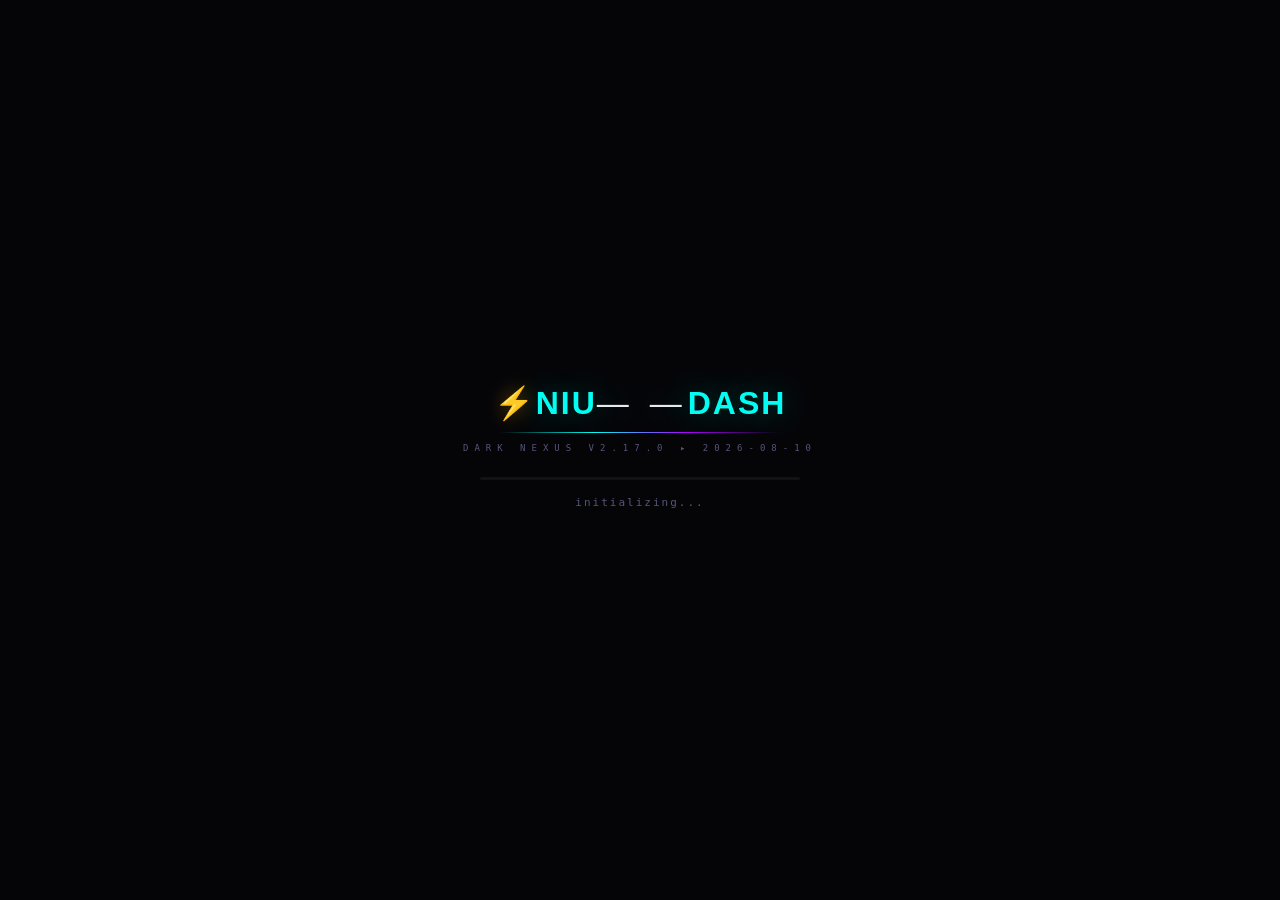
<file: development.html>
<!DOCTYPE html>
<html lang="id">
<head>
    <meta charset="UTF-8">
    <meta name="viewport" content="width=device-width, initial-scale=1.0">
    <title>Redirecting — NIU-DASH</title>
    <meta http-equiv="refresh" content="0;url=index.html">
    <style>
        body {
            background: #050508;
            color: #00fff2;
            font-family: 'JetBrains Mono', monospace;
            display: flex;
            align-items: center;
            justify-content: center;
            height: 100vh;
            text-align: center;
            font-size: 14px;
        }
    </style>
</head>
<body>
    <div>
        <p>⟐ Redirecting to three-panel dashboard...</p>
        <p style="color:#55557a;font-size:10px;margin-top:8px;"><a href="index.html" style="color:#00fff2;">click here</a> if not redirected</p>
    </div>
</body>
</html>
</file>
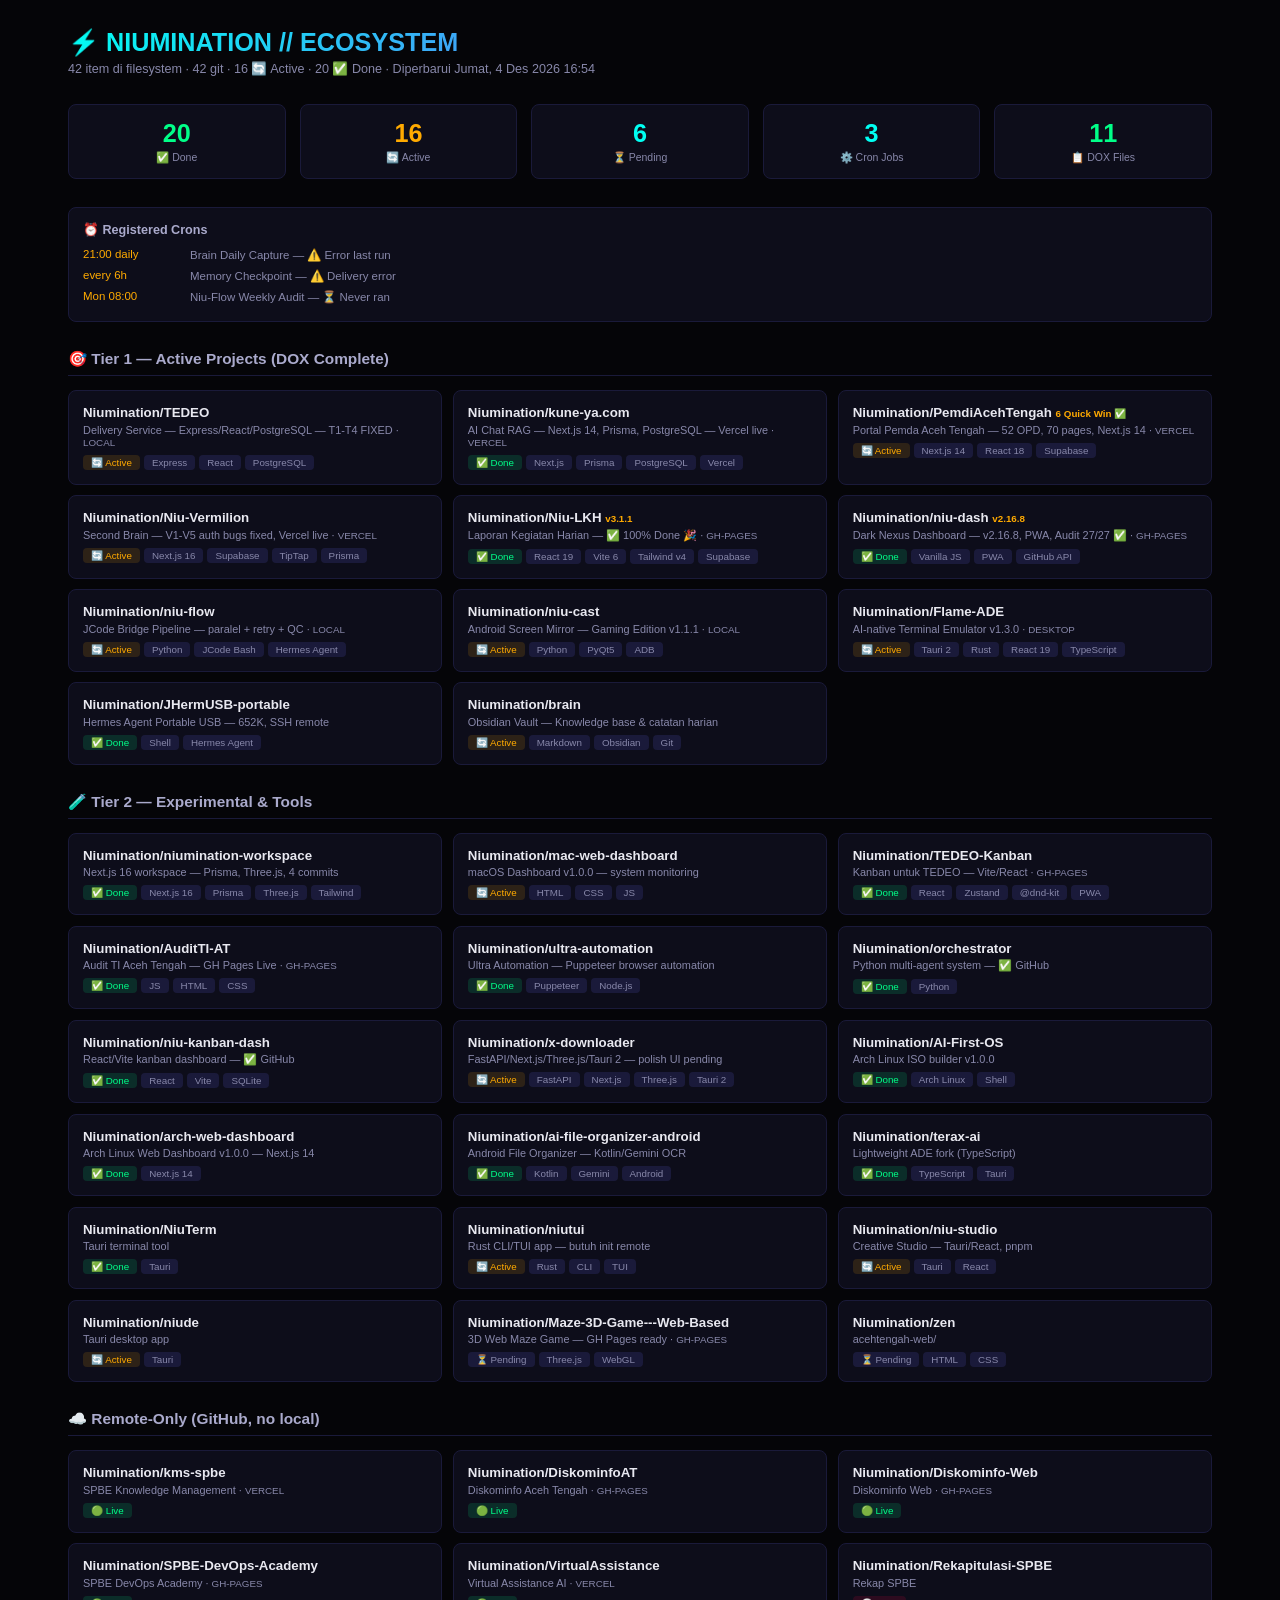
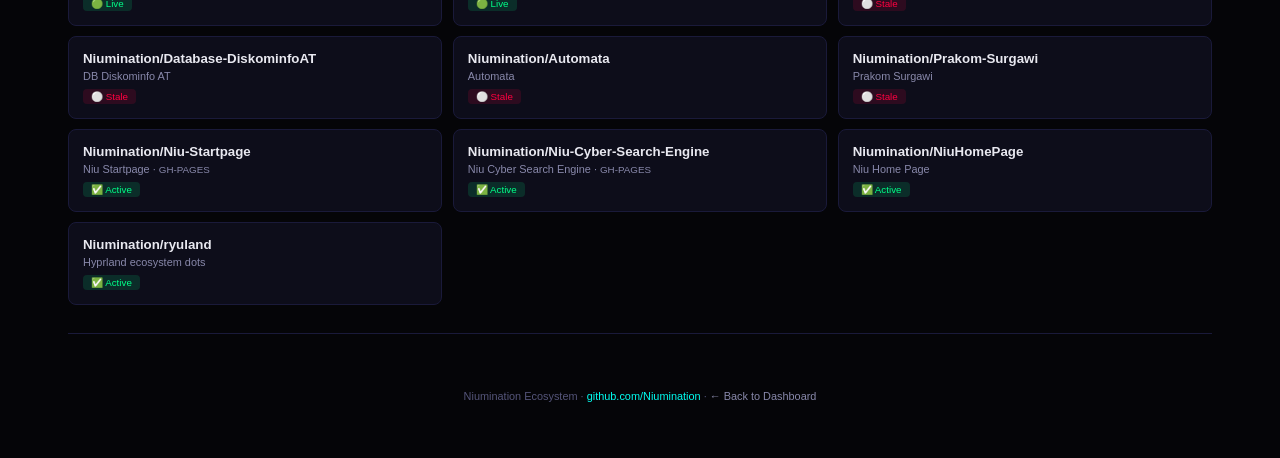
<file: ecosystem.html>
<!DOCTYPE html>
<html lang="id">
<head>
    <meta charset="UTF-8">
    <meta name="viewport" content="width=device-width, initial-scale=1.0">
    <title>NIUMINATION // ECOSYSTEM</title>
    <meta name="description" content="Niumination Ecosystem Overview — project portfolio auto-generated stats">
    <style>
        *,*::before,*::after{margin:0;padding:0;box-sizing:border-box}
        html{background:#050508;color:#e8e8f0;font-family:'Inter','Segoe UI',sans-serif;font-size:14px;scroll-behavior:smooth}
        body{padding:2rem;max-width:1200px;margin:0 auto}
        h1{font-size:1.8rem;font-weight:800;margin-bottom:.25rem;background:linear-gradient(135deg,#00fff2,#b000ff);-webkit-background-clip:text;-webkit-text-fill-color:transparent}
        .subtitle{color:#8888aa;margin-bottom:2rem;font-size:.9rem}
        .stats-row{display:grid;grid-template-columns:repeat(auto-fit,minmax(150px,1fr));gap:1rem;margin-bottom:2rem}
        .stat-card{background:#0d0d1a;border:1px solid #1a1a3a;border-radius:8px;padding:1rem;text-align:center}
        .stat-card .num{font-size:1.8rem;font-weight:700;color:#00fff2}
        .stat-card .lbl{font-size:.75rem;color:#8888aa;margin-top:.25rem}
        .stat-card.green .num{color:#00ff88}
        .stat-card.amber .num{color:#ffaa00}
        .stat-card.red .num{color:#ff0040}
        .section{margin-bottom:2rem}
        .section h2{font-size:1.1rem;font-weight:600;margin-bottom:1rem;padding-bottom:.5rem;border-bottom:1px solid #1a1a3a;color:#aaaacc}
        .project-grid{display:grid;grid-template-columns:repeat(auto-fill,minmax(280px,1fr));gap:.75rem}
        .proj-card{background:#0d0d1a;border:1px solid #1a1a3a;border-radius:8px;padding:1rem;transition:border-color .2s}
        .proj-card:hover{border-color:#00fff244}
        .proj-card .name{font-weight:600;font-size:.95rem;margin-bottom:.25rem}
        .proj-card .name a{color:#e8e8f0;text-decoration:none}
        .proj-card .name a:hover{color:#00fff2}
        .proj-card .meta{font-size:.78rem;color:#8888aa;margin-bottom:.5rem}
        .proj-card .tags{display:flex;flex-wrap:wrap;gap:4px}
        .tag{padding:2px 8px;border-radius:4px;font-size:.7rem;background:#1a1a3a;color:#8888aa}
        .tag.green{background:#00ff8822;color:#00ff88}
        .tag.cyan{background:#00fff222;color:#00fff2}
        .tag.amber{background:#ffaa0022;color:#ffaa00}
        .tag.red{background:#ff004022;color:#ff0040}
        .divider{margin:2rem 0;border:0;border-top:1px solid #1a1a3a}
        .footer{text-align:center;color:#55557a;font-size:.78rem;padding:2rem 0}
        .cron-section{background:#0d0d1a;border:1px solid #1a1a3a;border-radius:8px;padding:1rem;margin-bottom:2rem}
        .cron-section h3{font-size:.9rem;color:#aaaacc;margin-bottom:.5rem}
        .cron-item{font-size:.82rem;color:#8888aa;padding:.25rem 0;display:flex;gap:.5rem}
        .cron-item .schedule{color:#ffaa00;min-width:100px}
    </style>
</head>
<body>
    <h1>⚡ NIUMINATION // ECOSYSTEM</h1>
    <p class="subtitle" id="subtitle">Memuat data...</p>

    <div class="stats-row" id="stats-row">
        <div class="stat-card green"><div class="num" id="stat-done">—</div><div class="lbl">✅ Done</div></div>
        <div class="stat-card amber"><div class="num" id="stat-active">—</div><div class="lbl">🔄 Active</div></div>
        <div class="stat-card"><div class="num" id="stat-pending">—</div><div class="lbl">⏳ Pending</div></div>
        <div class="stat-card"><div class="num" id="stat-cron">3</div><div class="lbl">⚙️ Cron Jobs</div></div>
        <div class="stat-card green"><div class="num" id="stat-dox">—</div><div class="lbl">📋 DOX Files</div></div>
    </div>

    <div class="cron-section">
        <h3>⏰ Registered Crons</h3>
        <div class="cron-item"><span class="schedule">21:00 daily</span><span>Brain Daily Capture — ⚠️ Error last run</span></div>
        <div class="cron-item"><span class="schedule">every 6h</span><span>Memory Checkpoint — ⚠️ Delivery error</span></div>
        <div class="cron-item"><span class="schedule">Mon 08:00</span><span>Niu-Flow Weekly Audit — ⏳ Never ran</span></div>
    </div>

    <div class="section" id="tier1">
        <h2>🎯 Tier 1 — Active Projects (DOX Complete)</h2>
        <div class="project-grid" id="tier1-grid"></div>
    </div>

    <div class="section" id="tier2">
        <h2>🧪 Tier 2 — Experimental & Tools</h2>
        <div class="project-grid" id="tier2-grid"></div>
    </div>

    <div class="section" id="remote">
        <h2>☁️ Remote-Only (GitHub, no local)</h2>
        <div class="project-grid" id="remote-grid"></div>
    </div>

    <hr class="divider">

    <div class="footer">
        Niumination Ecosystem · <a href="https://github.com/Niumination" style="color:#00fff2;text-decoration:none">github.com/Niumination</a> · 
        <a href="https://niumination.github.io/niu-dash" style="color:#8888aa;text-decoration:none">← Back to Dashboard</a>
    </div>

<script>
const projects = [
  // === Tier 1 (10 🏭 Production) ===
  {name:'TEDEO', desc:'Delivery Service — Express/React/PostgreSQL — T1-T4 FIXED', tier:1, stack:['Express','React','PostgreSQL'], status:'in_progress', gh:'Niumination/TEDEO', deploy:'local'},
  {name:'kune-ya.com', desc:'AI Chat RAG — Next.js 14, Prisma, PostgreSQL — Vercel live', tier:1, stack:['Next.js','Prisma','PostgreSQL','Vercel'], status:'done', gh:'Niumination/kune-ya.com', deploy:'vercel'},
  {name:'PemdiAcehTengah', desc:'Portal Pemda Aceh Tengah — 52 OPD, 70 pages, Next.js 14', tier:1, stack:['Next.js 14','React 18','Supabase'], status:'in_progress', gh:'Niumination/PemdiAcehTengah', deploy:'vercel', ver:'6 Quick Win ✅'},
  {name:'niu-vermilion', desc:'Second Brain — V1-V5 auth bugs fixed, Vercel live', tier:1, stack:['Next.js 16','Supabase','TipTap','Prisma'], status:'in_progress', gh:'Niumination/Niu-Vermilion', deploy:'vercel'},
  {name:'Niu-LKH', desc:'Laporan Kegiatan Harian — ✅ 100% Done 🎉', tier:1, stack:['React 19','Vite 6','Tailwind v4','Supabase'], status:'done', gh:'Niumination/Niu-LKH', deploy:'gh-pages', ver:'v3.1.1'},
  {name:'niu-dash', desc:'Dark Nexus Dashboard — v2.16.8, PWA, Audit 27/27 ✅', tier:1, stack:['Vanilla JS','PWA','GitHub API'], status:'done', gh:'Niumination/niu-dash', deploy:'gh-pages', ver:'v2.16.8'},
  {name:'Niu-Flow', desc:'JCode Bridge Pipeline — paralel + retry + QC', tier:1, stack:['Python','JCode Bash','Hermes Agent'], status:'in_progress', gh:'Niumination/niu-flow', deploy:'local'},
  {name:'niu-cast', desc:'Android Screen Mirror — Gaming Edition v1.1.1', tier:1, stack:['Python','PyQt5','ADB'], status:'in_progress', gh:'Niumination/niu-cast', deploy:'local'},
  {name:'Flame-ADE', desc:'AI-native Terminal Emulator v1.3.0', tier:1, stack:['Tauri 2','Rust','React 19','TypeScript'], status:'in_progress', gh:'Niumination/Flame-ADE', deploy:'desktop'},
  {name:'JHermUSB-portable', desc:'Hermes Agent Portable USB — 652K, SSH remote', tier:1, stack:['Shell','Hermes Agent'], status:'done', gh:'Niumination/JHermUSB-portable'},
  {name:'brain', desc:'Obsidian Vault — Knowledge base & catatan harian', tier:1, stack:['Markdown','Obsidian','Git'], status:'in_progress', gh:'Niumination/brain'},
  // === Tier 2 — Experimental & Tools ===
  {name:'niumination-workspace', desc:'Next.js 16 workspace — Prisma, Three.js, 4 commits', tier:2, stack:['Next.js 16','Prisma','Three.js','Tailwind'], status:'done', gh:'Niumination/niumination-workspace'},
  {name:'mac-web-dashboard', desc:'macOS Dashboard v1.0.0 — system monitoring', tier:2, stack:['HTML','CSS','JS'], status:'in_progress', gh:'Niumination/mac-web-dashboard'},
  {name:'TEDEO-Kanban', desc:'Kanban untuk TEDEO — Vite/React', tier:2, stack:['React','Zustand','@dnd-kit','PWA'], status:'done', gh:'Niumination/TEDEO-Kanban', deploy:'gh-pages'},
  {name:'AuditTI-AT', desc:'Audit TI Aceh Tengah — GH Pages Live', tier:2, stack:['JS','HTML','CSS'], status:'done', gh:'Niumination/AuditTI-AT', deploy:'gh-pages'},
  {name:'Ultra', desc:'Ultra Automation — Puppeteer browser automation', tier:2, stack:['Puppeteer','Node.js'], status:'done', gh:'Niumination/ultra-automation'},
  {name:'orchestrator', desc:'Python multi-agent system — ✅ GitHub', tier:2, stack:['Python'], status:'done', gh:'Niumination/orchestrator'},
  {name:'niu-kanban-dash', desc:'React/Vite kanban dashboard — ✅ GitHub', tier:2, stack:['React','Vite','SQLite'], status:'done', gh:'Niumination/niu-kanban-dash'},
  {name:'x-downloader', desc:'FastAPI/Next.js/Three.js/Tauri 2 — polish UI pending', tier:2, stack:['FastAPI','Next.js','Three.js','Tauri 2'], status:'in_progress', gh:'Niumination/x-downloader'},
  {name:'ai-first-os', desc:'Arch Linux ISO builder v1.0.0', tier:2, stack:['Arch Linux','Shell'], status:'done', gh:'Niumination/AI-First-OS'},
  {name:'arch-web-dashboard', desc:'Arch Linux Web Dashboard v1.0.0 — Next.js 14', tier:2, stack:['Next.js 14'], status:'done', gh:'Niumination/arch-web-dashboard'},
  {name:'ai-file-manager-android', desc:'Android File Organizer — Kotlin/Gemini OCR', tier:2, stack:['Kotlin','Gemini','Android'], status:'done', gh:'Niumination/ai-file-organizer-android'},
  {name:'terax-ai', desc:'Lightweight ADE fork (TypeScript)', tier:2, stack:['TypeScript','Tauri'], status:'done', gh:'Niumination/terax-ai'},
  {name:'niuterm', desc:'Tauri terminal tool', tier:2, stack:['Tauri'], status:'done', gh:'Niumination/NiuTerm'},
  {name:'niutui', desc:'Rust CLI/TUI app — butuh init remote', tier:2, stack:['Rust','CLI','TUI'], status:'in_progress', gh:'Niumination/niutui'},
  {name:'niu-studio', desc:'Creative Studio — Tauri/React, pnpm', tier:2, stack:['Tauri','React'], status:'in_progress', gh:'Niumination/niu-studio'},
  {name:'niude', desc:'Tauri desktop app', tier:2, stack:['Tauri'], status:'in_progress', gh:'Niumination/niude'},
  {name:'maze-3d', desc:'3D Web Maze Game — GH Pages ready', tier:2, stack:['Three.js','WebGL'], status:'pending', gh:'Niumination/Maze-3D-Game---Web-Based', deploy:'gh-pages'},
  {name:'zen', desc:'acehtengah-web/', tier:2, stack:['HTML','CSS'], status:'pending', gh:'Niumination/zen'},
  // === Remote-Only (GitHub, no local) ===
  {name:'kms-spbe', desc:'SPBE Knowledge Management', tier:3, status:'live', gh:'Niumination/kms-spbe', deploy:'vercel'},
  {name:'DiskominfoAT', desc:'Diskominfo Aceh Tengah', tier:3, status:'live', gh:'Niumination/DiskominfoAT', deploy:'gh-pages'},
  {name:'Diskominfo-Web', desc:'Diskominfo Web', tier:3, status:'live', gh:'Niumination/Diskominfo-Web', deploy:'gh-pages'},
  {name:'SPBE-DevOps-Academy', desc:'SPBE DevOps Academy', tier:3, status:'live', gh:'Niumination/SPBE-DevOps-Academy', deploy:'gh-pages'},
  {name:'VirtualAssistance', desc:'Virtual Assistance AI', tier:3, status:'live', gh:'Niumination/VirtualAssistance', deploy:'vercel'},
  {name:'Rekapitulasi-SPBE', desc:'Rekap SPBE', tier:3, status:'stale', gh:'Niumination/Rekapitulasi-SPBE'},
  {name:'Database-DiskominfoAT', desc:'DB Diskominfo AT', tier:3, status:'stale', gh:'Niumination/Database-DiskominfoAT'},
  {name:'Automata', desc:'Automata', tier:3, status:'stale', gh:'Niumination/Automata'},
  {name:'Prakom-Surgawi', desc:'Prakom Surgawi', tier:3, status:'stale', gh:'Niumination/Prakom-Surgawi'},
  {name:'Niu-Startpage', desc:'Niu Startpage', tier:3, status:'active', gh:'Niumination/Niu-Startpage', deploy:'gh-pages'},
  {name:'Niu-Cyber-Search-Engine', desc:'Niu Cyber Search Engine', tier:3, status:'active', gh:'Niumination/Niu-Cyber-Search-Engine', deploy:'gh-pages'},
  {name:'NiuHomePage', desc:'Niu Home Page', tier:3, status:'active', gh:'Niumination/NiuHomePage'},
  {name:'ryuland', desc:'Hyprland ecosystem dots', tier:3, status:'active', gh:'Niumination/ryuland'},
];

function renderCard(p) {
  const statusMap = {done:'✅ Done', in_progress:'🔄 Active', pending:'⏳ Pending', active:'✅ Active', live:'🟢 Live', stale:'⚪ Stale'};
  const st = statusMap[p.status] || p.status;
  const tagClass = {done:'green', active:'green', live:'green', in_progress:'amber', pending:'', stale:'red'}[p.status] || '';
  const ghLink = p.gh ? `<a href="https://github.com/${p.gh}" target="_blank">${p.gh}</a>` : '';
  const ver = p.ver ? `<span style="color:#ffaa00;font-size:.7rem">${p.ver}</span>` : '';
  const deploy = p.deploy ? `<span style="color:#8888aa;font-size:.7rem">${p.deploy.toUpperCase()}</span>` : '';
  return `<div class="proj-card">
    <div class="name">${ghLink || p.name} ${ver}</div>
    <div class="meta">${p.desc} ${deploy ? '· '+deploy : ''}</div>
    <div class="tags">
      <span class="tag ${tagClass}">${st}</span>
      ${(p.stack||[]).map(s => `<span class="tag">${s}</span>`).join('')}
    </div>
  </div>`;
}

// Hitung stats + tanggal otomatis
const done = projects.filter(p => p.status==='done' || p.status==='live').length;
const active = projects.filter(p => p.status==='in_progress' || p.status==='active').length;
const pending = projects.filter(p => p.status==='pending' || p.status==='stale').length;
const withDox = projects.filter(p => p.tier === 1).length; // Tier 1 = DOX complete

const total = projects.length;
const gitCount = projects.filter(p => p.gh).length;
const now = new Date();
const days = ['Minggu','Senin','Selasa','Rabu','Kamis','Jumat','Sabtu'];
const months = ['Jan','Feb','Mar','Apr','Mei','Jun','Jul','Agu','Sep','Okt','Nov','Des'];
const dateStr = `${days[now.getDay()]}, ${now.getDate()} ${months[now.getMonth()]} ${now.getFullYear()}`;
const timeStr = `${String(now.getHours()).padStart(2,'0')}:${String(now.getMinutes()).padStart(2,'0')}`;

document.getElementById('subtitle').textContent =
  `${total} item di filesystem · ${gitCount} git · ${active} 🔄 Active · ${done} ✅ Done · Diperbarui ${dateStr} ${timeStr}`;

document.getElementById('stat-done').textContent = done;
document.getElementById('stat-active').textContent = active;
document.getElementById('stat-pending').textContent = pending;
document.getElementById('stat-dox').textContent = withDox;

document.getElementById('tier1-grid').innerHTML = projects.filter(p => p.tier === 1).map(renderCard).join('');
document.getElementById('tier2-grid').innerHTML = projects.filter(p => p.tier === 2).map(renderCard).join('');
document.getElementById('remote-grid').innerHTML = projects.filter(p => p.tier === 3).map(renderCard).join('');
</script>

</body>
</html>
</file>
